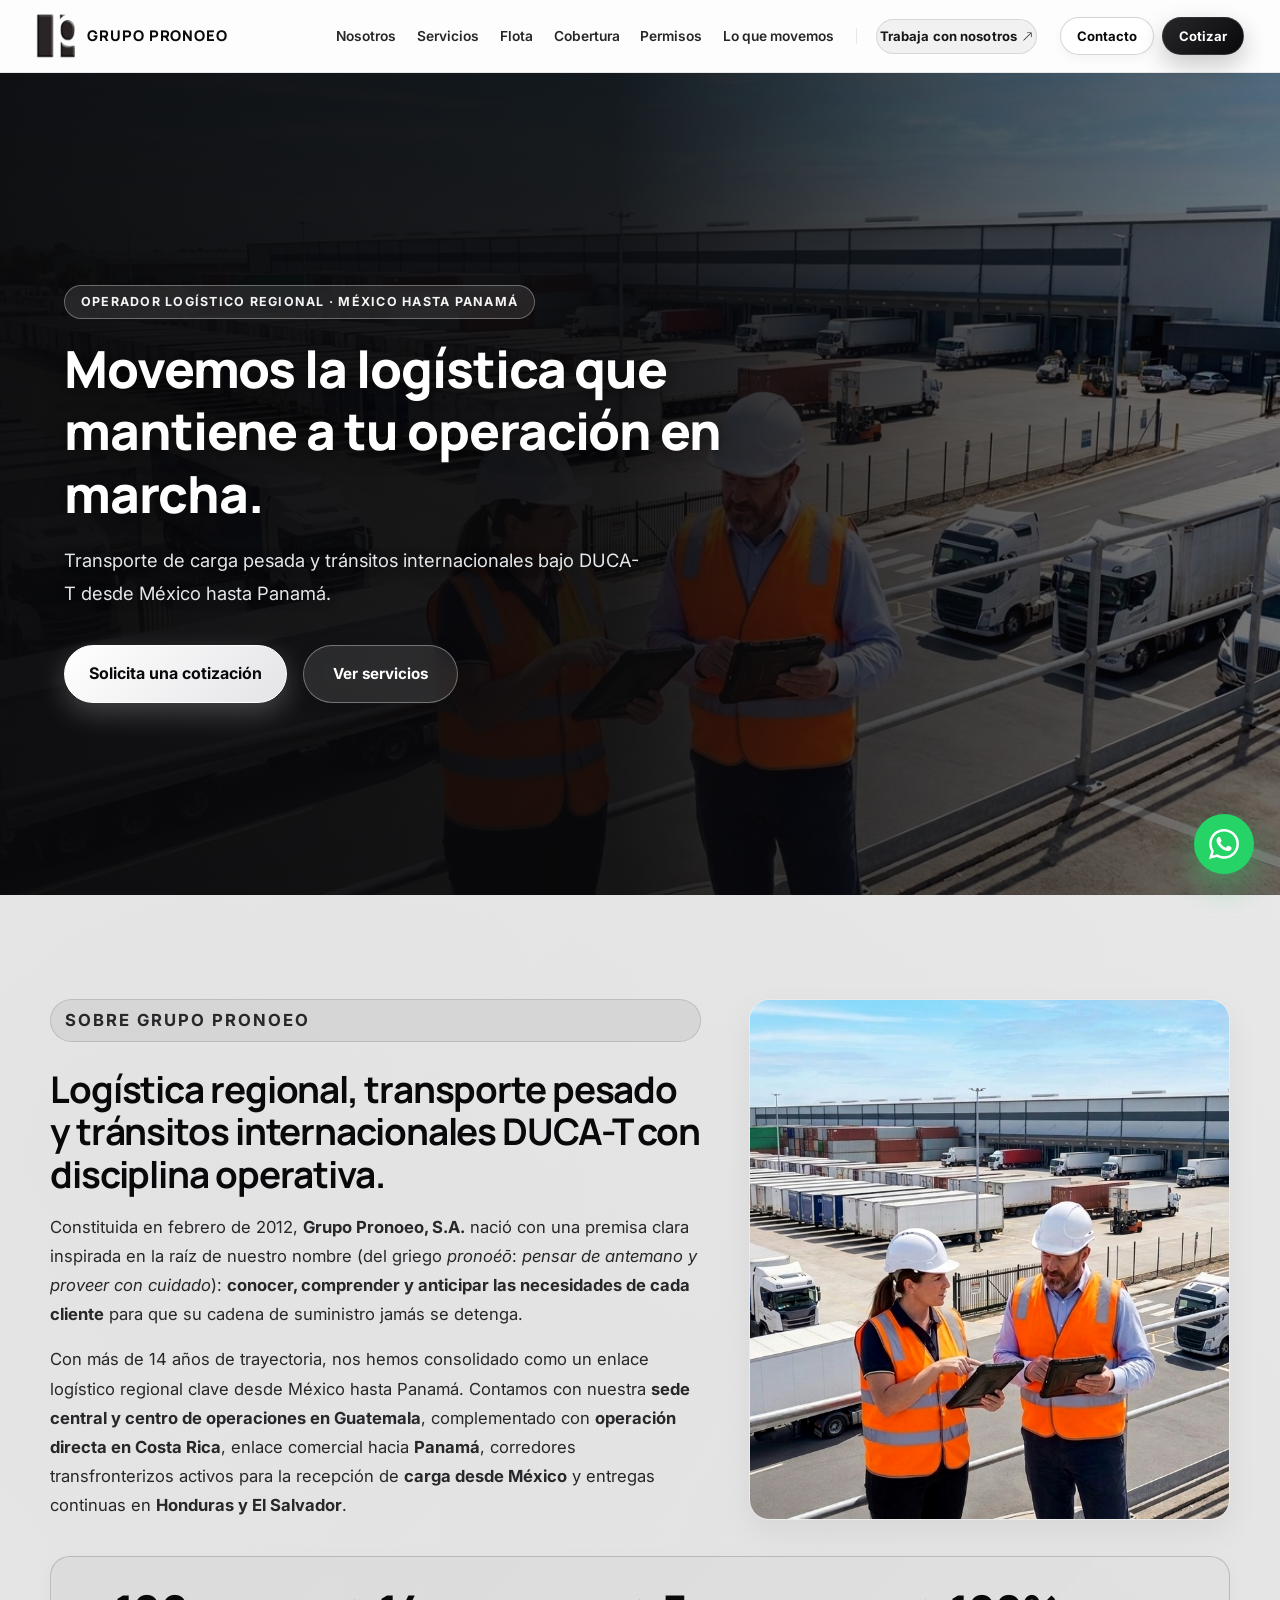
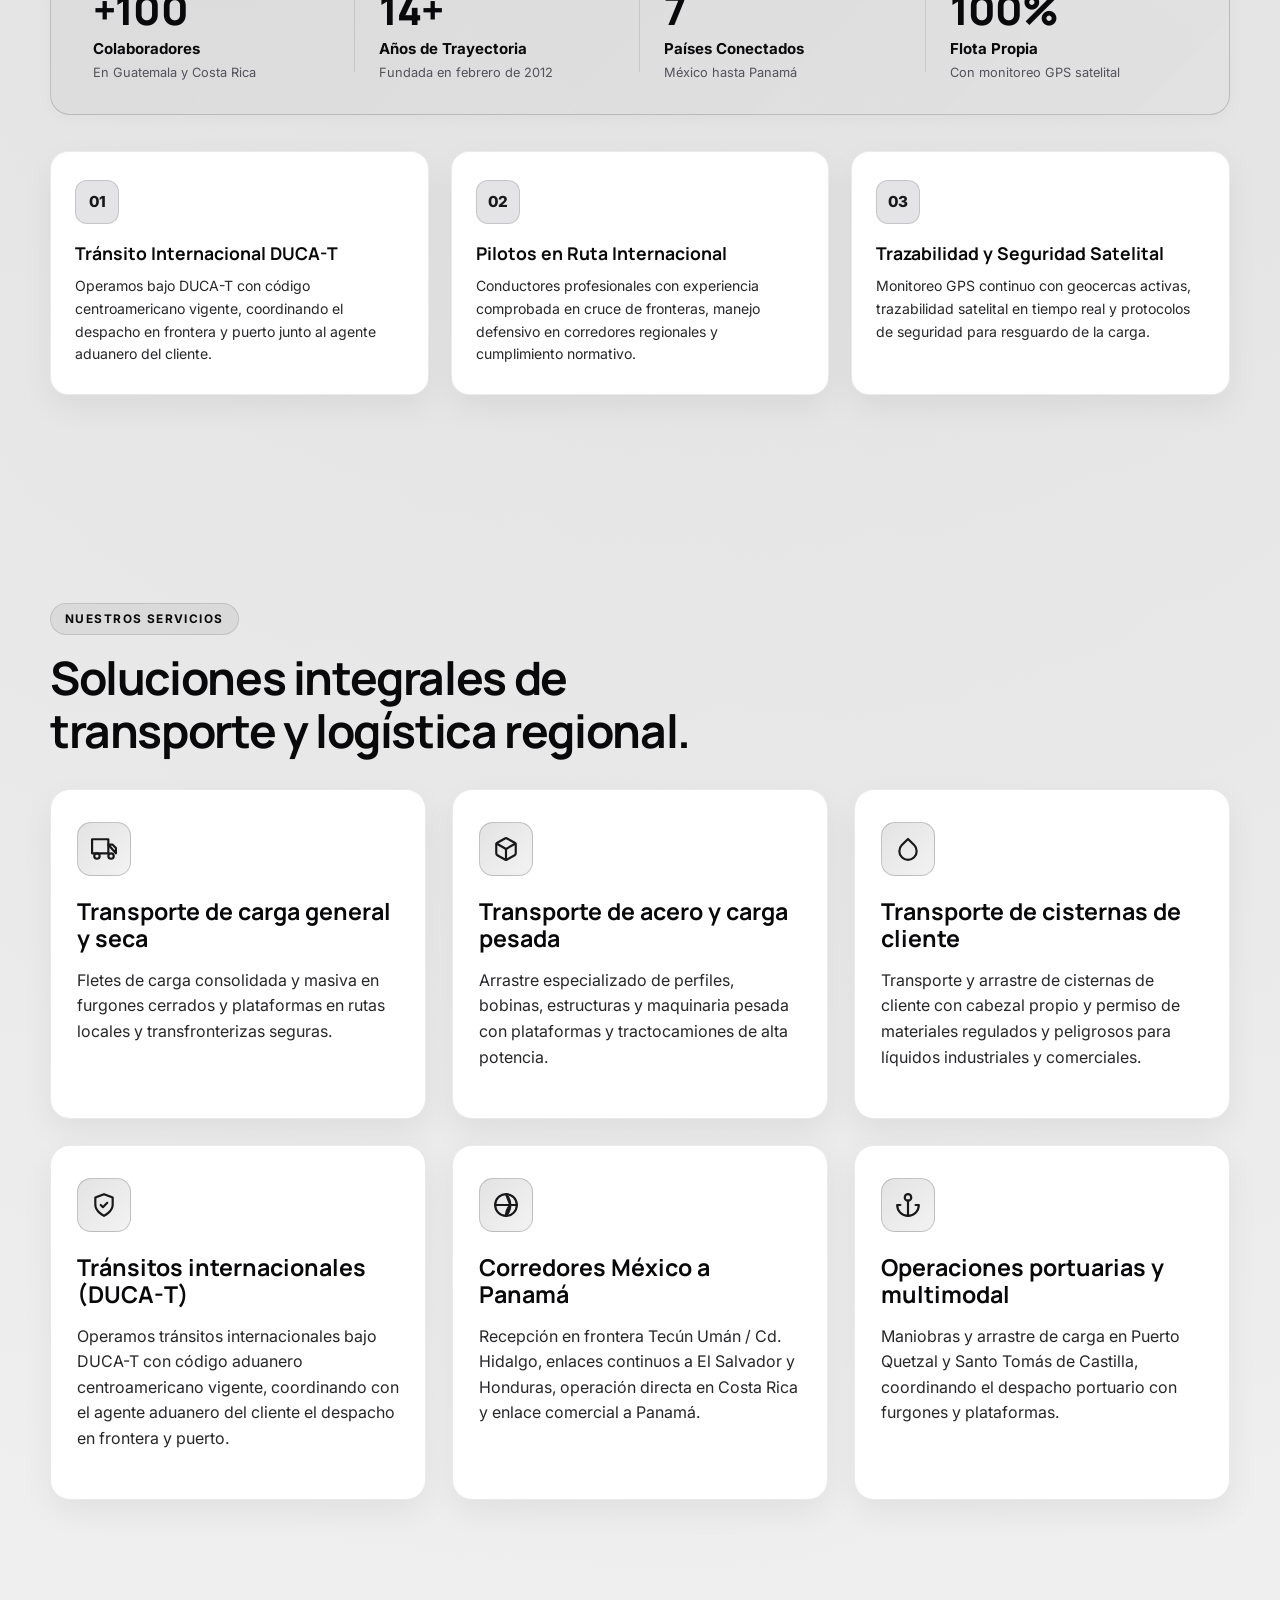
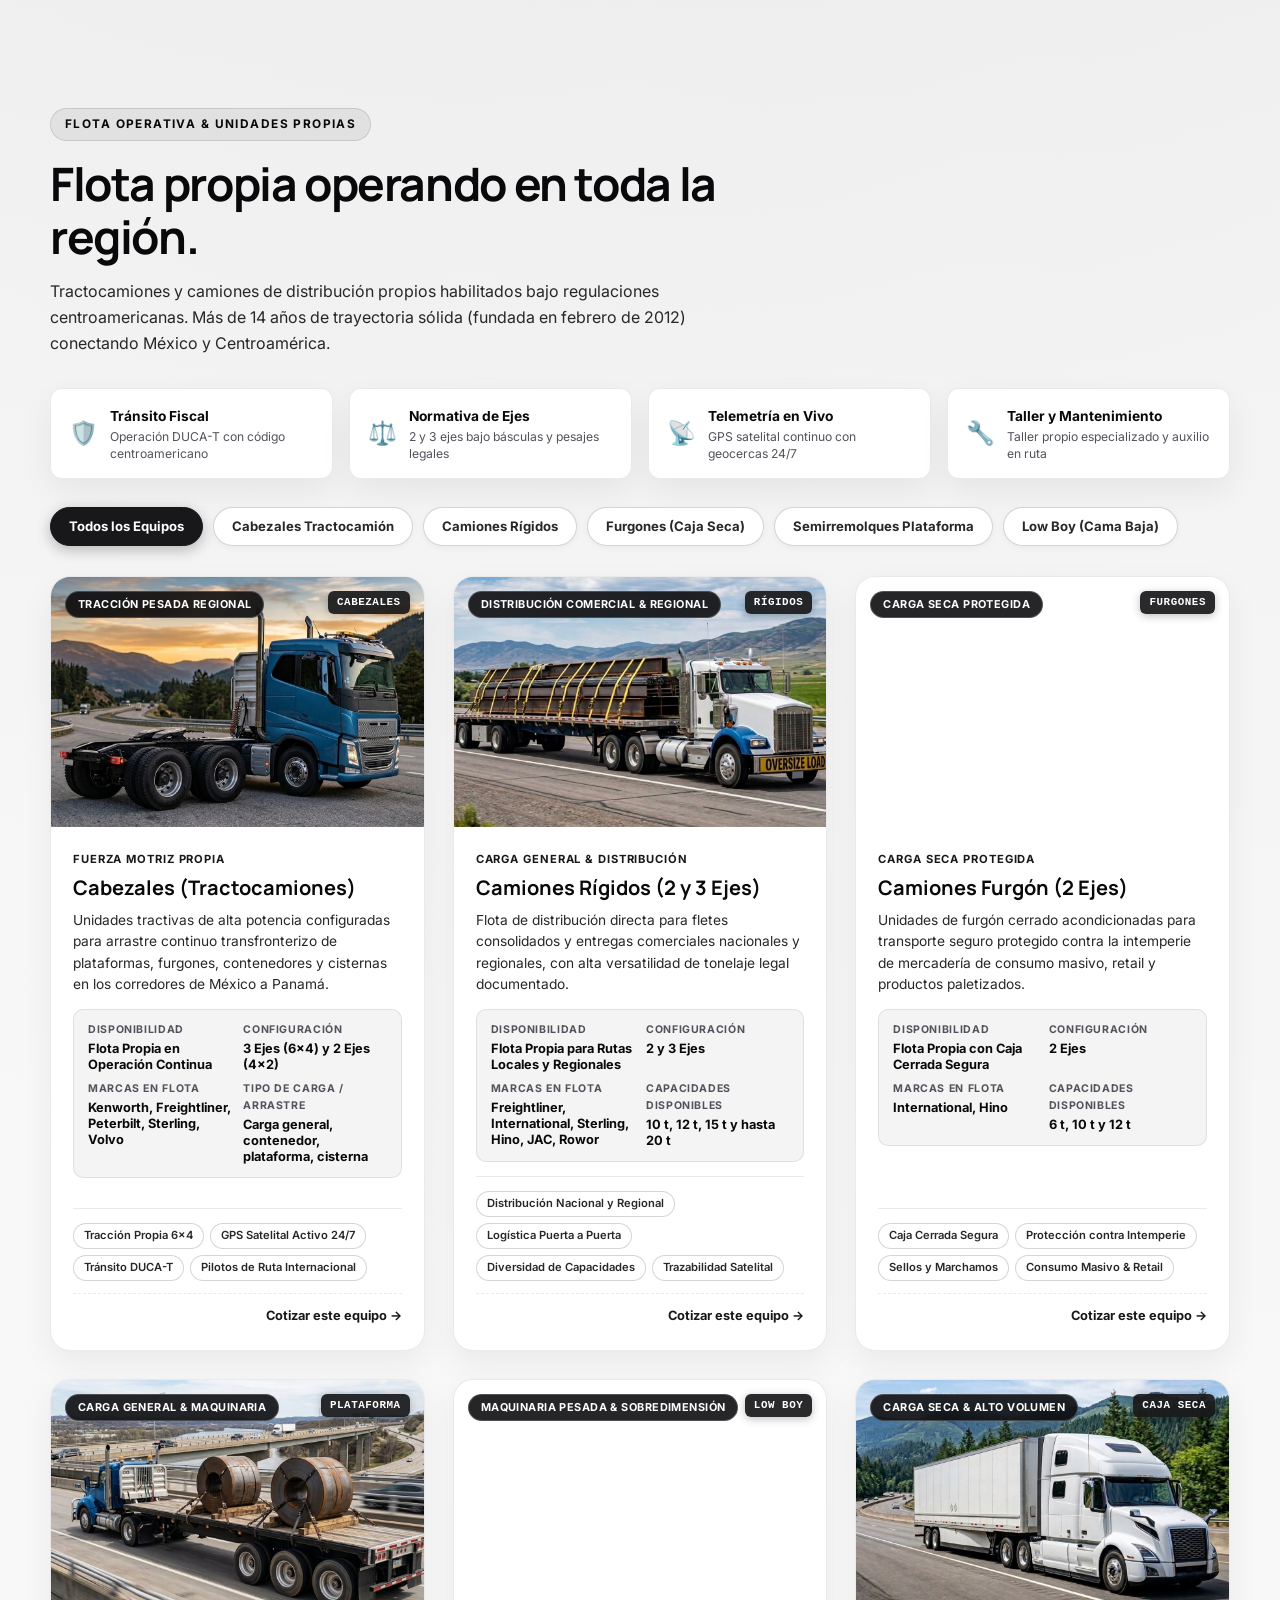
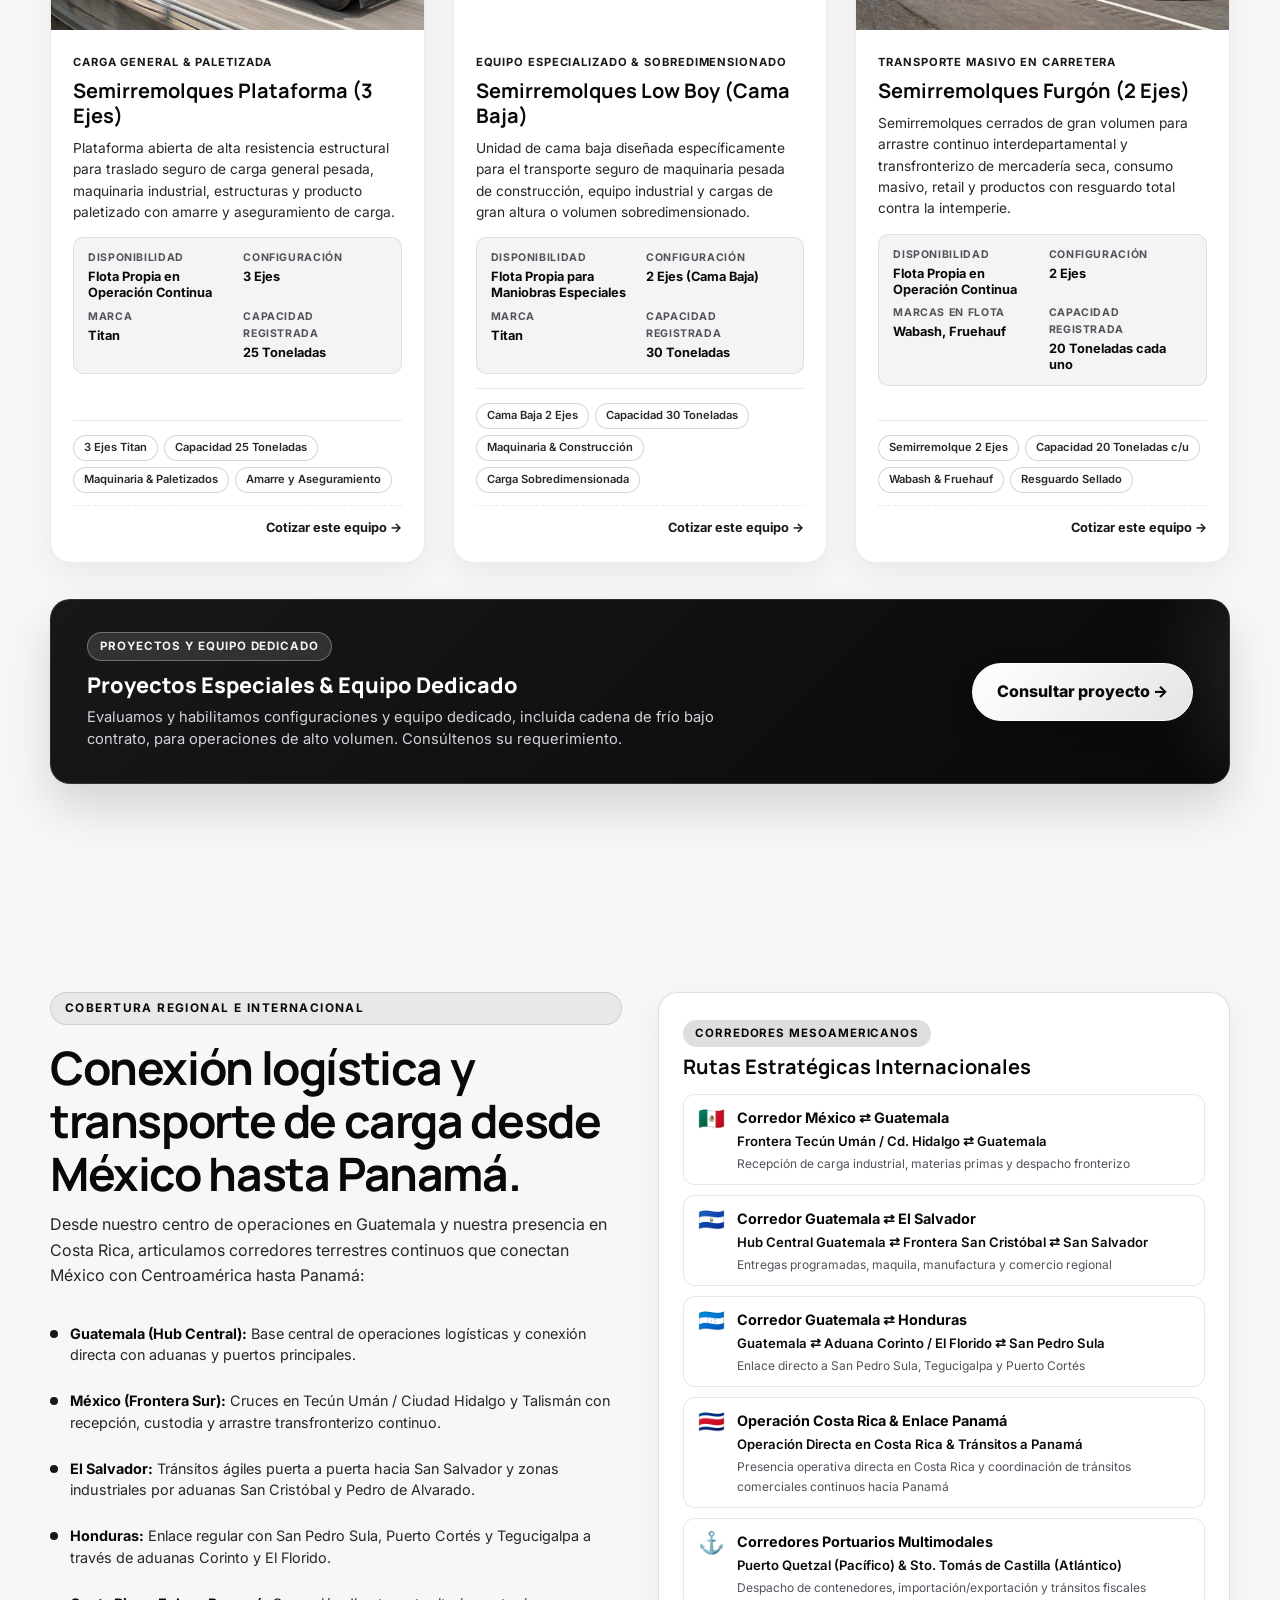
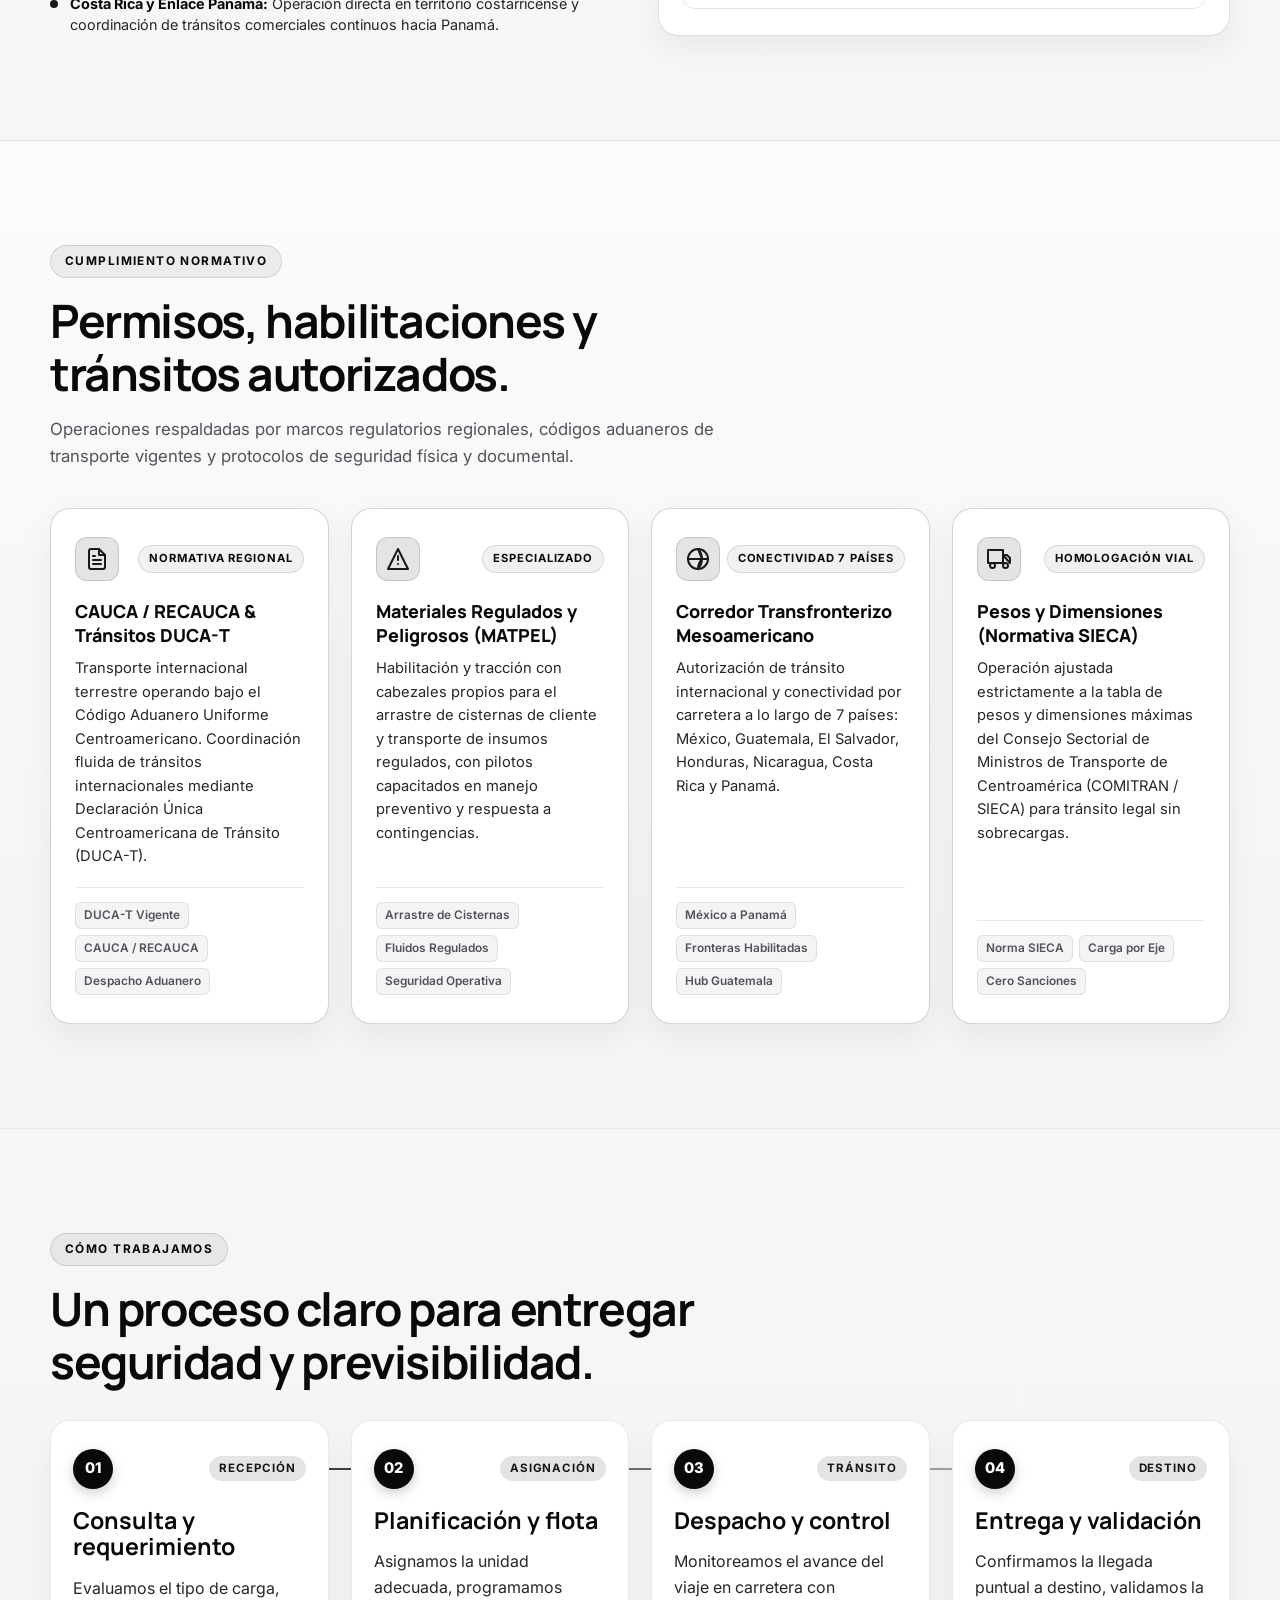
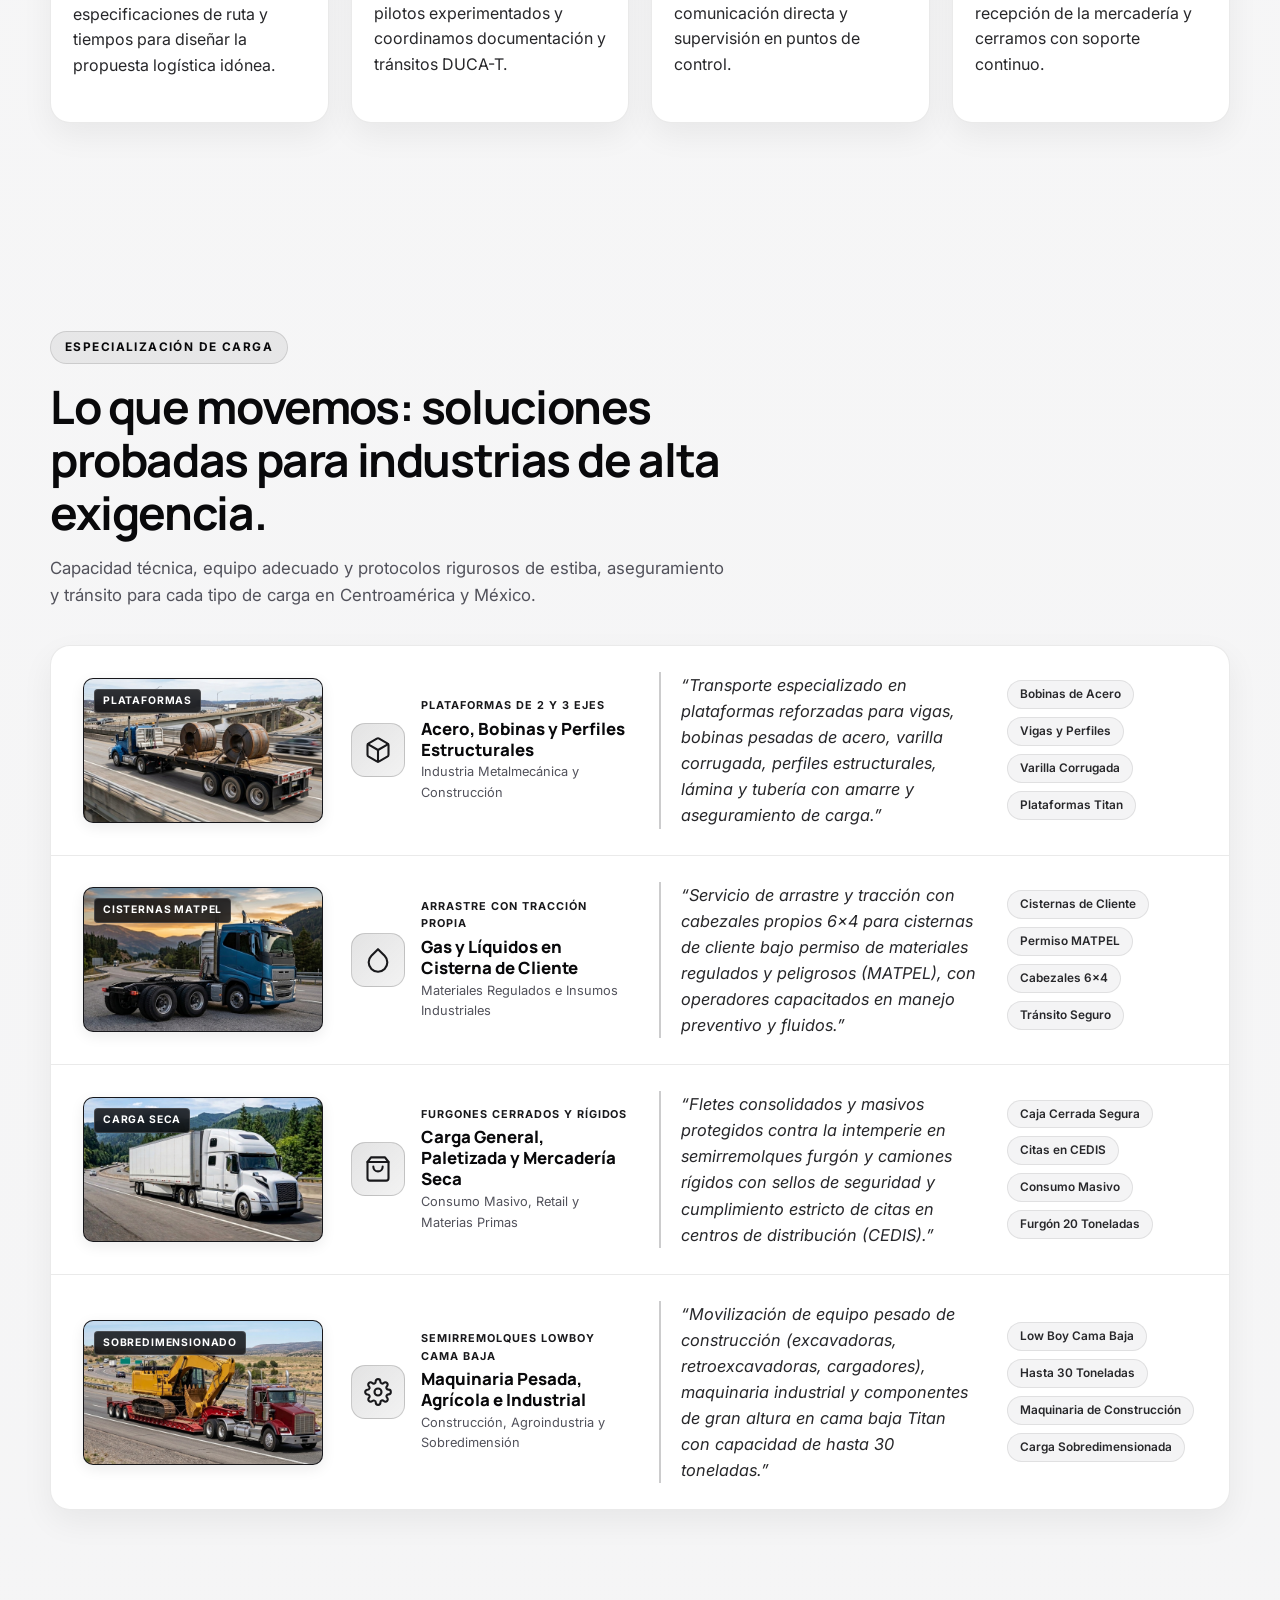
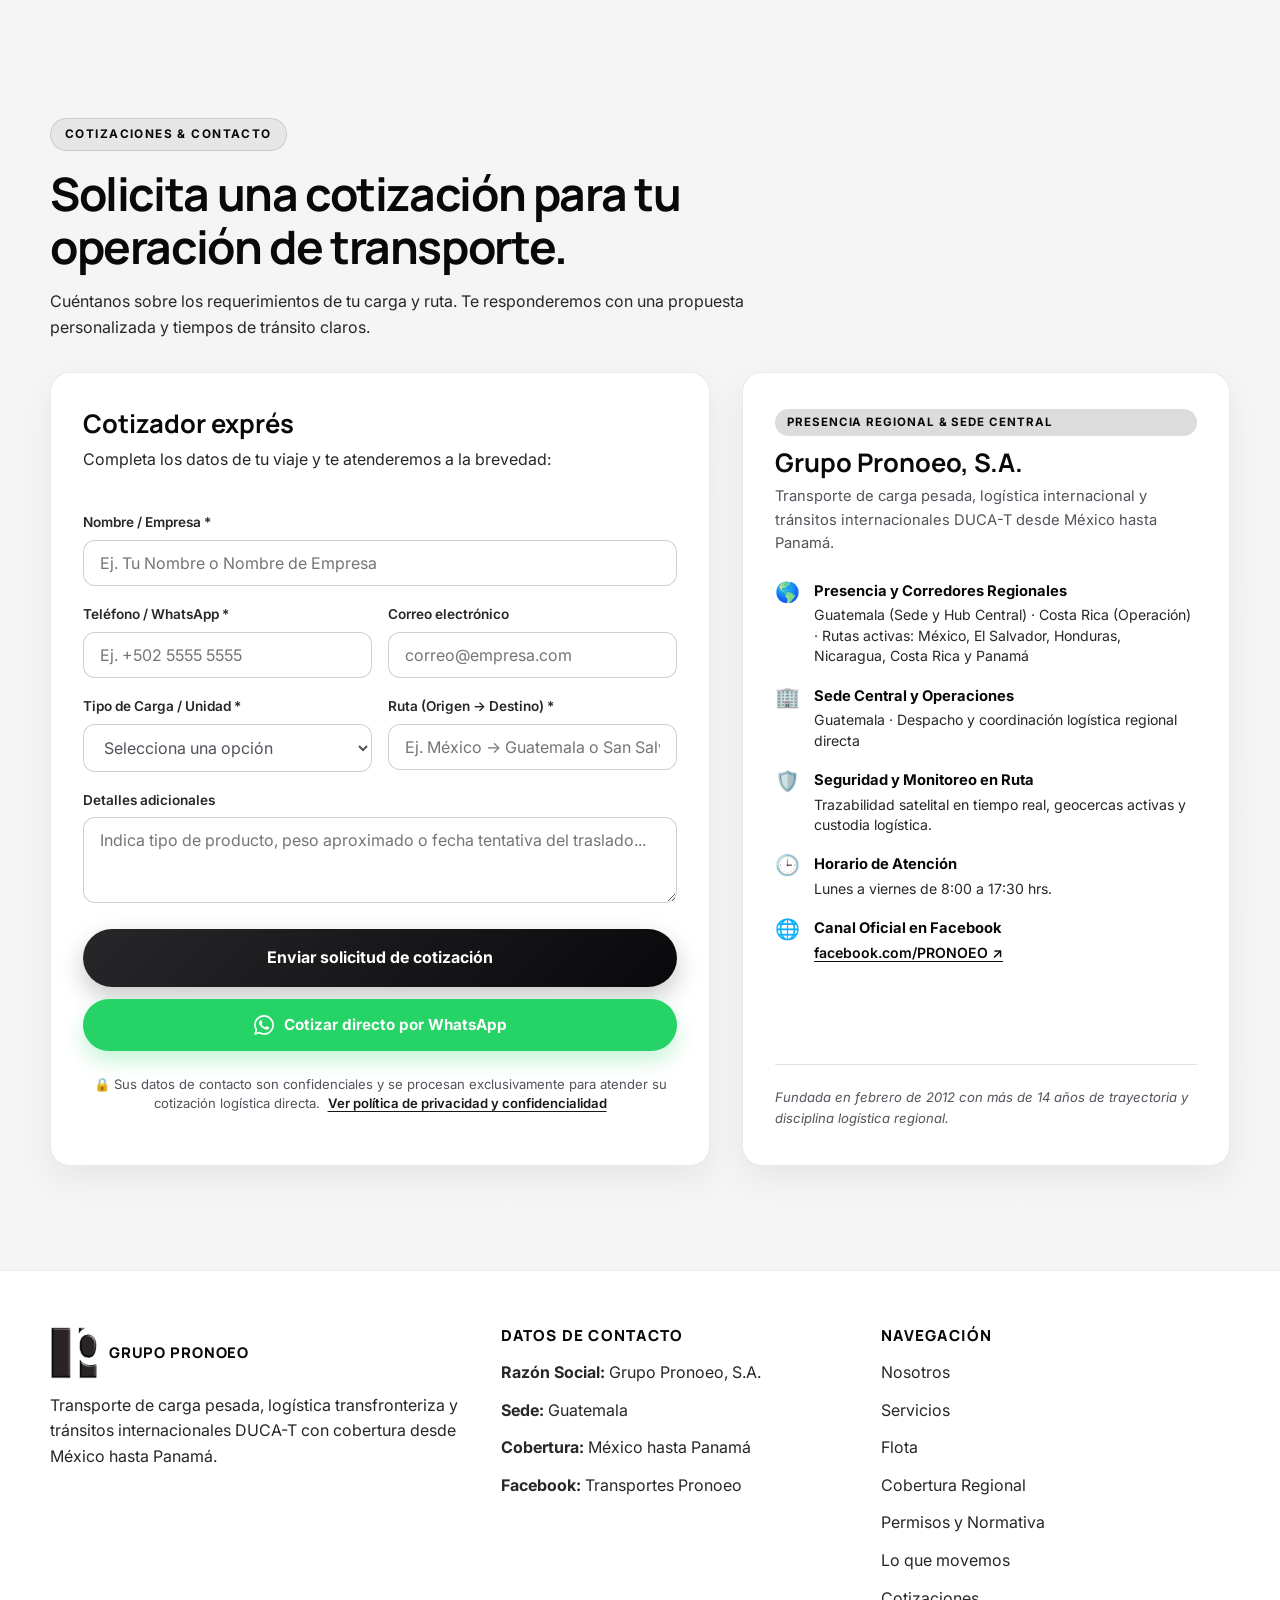
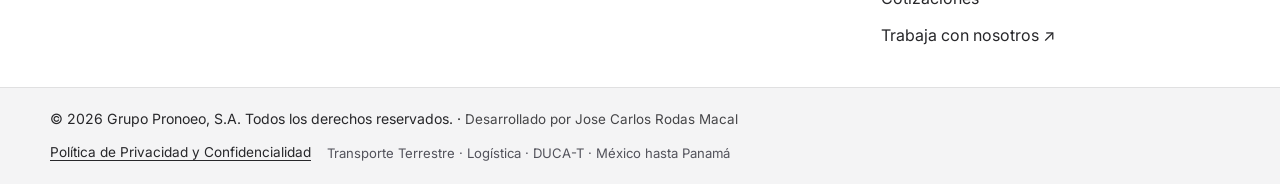
<file: index.html>
<!DOCTYPE html>
<!-- ==========================================================================
     Plataforma Web Corporativa - Grupo Pronoeo, S.A.
     Arquitectura Digital, Diseño de Interfaz y Desarrollo Base: Jose Carlos Rodas Macal
     GitHub: https://github.com/jrodas-2021373
     Repositorio Oficial Base: https://github.com/jrodas-2021373/Pronoeo
     ========================================================================== -->
<html lang="es">
  <head>
    <!-- Character encoding and responsive viewport -->
    <meta charset="UTF-8" />
    <meta name="viewport" content="width=device-width, initial-scale=1.0" />

    <!-- Authorship & Developer Attribution -->
    <meta name="author" content="Jose Carlos Rodas Macal" />
    <meta name="creator" content="Jose Carlos Rodas Macal" />
    <meta name="developer" content="Jose Carlos Rodas Macal" />
    <link rel="author" href="https://github.com/jrodas-2021373" />
    <link rel="author" type="text/plain" href="./humans.txt" />

    <!-- SEO and page metadata -->
    <meta
      name="description"
      content="Grupo Pronoeo, S.A. - Operador logístico regional de transporte pesado, logística transfronteriza y tránsitos internacionales DUCA-T conectando México y toda Centroamérica hasta Panamá."
    />
    <title>Grupo Pronoeo | Transporte Pesado y Logística Regional · México a Panamá</title>

    <!-- Open Graph & Social Cards -->
    <meta property="og:type" content="website" />
    <meta property="og:site_name" content="Grupo Pronoeo, S.A." />
    <meta property="og:url" content="https://grupopronoeo.com/" />
    <meta property="og:title" content="Grupo Pronoeo | Transporte Pesado y Logística Regional" />
    <meta property="og:description" content="Operador logístico de carga pesada, flota propia, tránsitos internacionales DUCA-T y conectividad continua desde México hasta Panamá." />
    <meta property="og:image" content="https://grupopronoeo.com/img/pronoeo-logo.png" />
    <meta property="og:image:secure_url" content="https://grupopronoeo.com/img/pronoeo-logo.png" />
    <meta property="og:image:type" content="image/png" />
    <meta property="og:image:width" content="512" />
    <meta property="og:image:height" content="511" />
    <meta property="og:image:alt" content="Logo oficial de Grupo Pronoeo, S.A." />
    <meta name="twitter:card" content="summary_large_image" />
    <meta name="twitter:title" content="Grupo Pronoeo | Transporte Pesado y Logística Regional" />
    <meta name="twitter:description" content="Operador logístico de carga pesada, flota propia, tránsitos internacionales DUCA-T y conectividad continua desde México hasta Panamá." />
    <meta name="twitter:image" content="https://grupopronoeo.com/img/pronoeo-logo.png" />
    <meta name="theme-color" content="#09090b" />
    <meta name="mobile-web-app-capable" content="yes" />
    <meta name="apple-mobile-web-app-capable" content="yes" />
    <meta name="apple-mobile-web-app-status-bar-style" content="black-translucent" />
    <meta name="apple-mobile-web-app-title" content="Grupo Pronoeo" />

    <!-- Favicons & Web Manifest -->
    <link rel="icon" type="image/x-icon" href="./favicon.ico?v=3" />
    <link rel="icon" type="image/png" sizes="32x32" href="./img/favicon-32x32.png?v=3" />
    <link rel="icon" type="image/png" sizes="16x16" href="./img/favicon-16x16.png?v=3" />
    <link rel="apple-touch-icon" sizes="180x180" href="./img/apple-touch-icon.png?v=3" />
    <link rel="manifest" href="./site.webmanifest" />

    <!-- Web fonts: Inter and Manrope -->
    <link rel="preconnect" href="https://fonts.googleapis.com" />
    <link rel="preconnect" href="https://fonts.gstatic.com" crossorigin />
    <link
      href="https://fonts.googleapis.com/css2?family=Inter:wght@400;500;600;700;800;900&family=Manrope:wght@400;500;600;700;800&display=swap"
      rel="stylesheet"
    />

    <!-- Canonical URL -->
    <link rel="canonical" href="https://grupopronoeo.com/" />

    <!-- Main stylesheet -->
    <link rel="stylesheet" href="./css/styles.css?v=7.7" />

    <!-- Structured Data (JSON-LD) for Google Search & Logistics Rich Results -->
    <script type="application/ld+json">
    {
      "@context": "https://schema.org",
      "@type": "LogisticsService",
      "@id": "https://grupopronoeo.com/#organization",
      "name": "Grupo Pronoeo, S.A.",
      "legalName": "Grupo Pronoeo, Sociedad Anónima",
      "foundingDate": "2012-02",
      "url": "https://grupopronoeo.com",
      "logo": "https://grupopronoeo.com/img/pronoeo-logo.png",
      "image": "https://grupopronoeo.com/img/cabezal-6x4.jpg",
      "description": "Operador logístico de transporte pesado internacional, flota propia y tránsitos internacionales bajo DUCA-T desde México hasta Panamá.",
      "address": {
        "@type": "PostalAddress",
        "addressCountry": "GT"
      },
      "email": "cotizaciones@grupopronoeo.com",
      "areaServed": [
        { "@type": "Country", "name": "Guatemala" },
        { "@type": "Country", "name": "El Salvador" },
        { "@type": "Country", "name": "Honduras" },
        { "@type": "Country", "name": "Nicaragua" },
        { "@type": "Country", "name": "Costa Rica" },
        { "@type": "Country", "name": "Panama" },
        { "@type": "Country", "name": "Mexico" }
      ],
      "sameAs": [
        "https://www.facebook.com/PRONOEO/"
      ],
      "hasOfferCatalog": {
        "@type": "OfferCatalog",
        "name": "Servicios de Transporte Pesado y Logística Regional",
        "itemListElement": [
          {
            "@type": "Offer",
            "itemOffered": {
              "@type": "Service",
              "name": "Transporte de Tracción Pesada en Cabezal 6x4",
              "description": "Arrastre de plataformas, cisternas y equipos dedicados a nivel regional."
            }
          },
          {
            "@type": "Offer",
            "itemOffered": {
              "@type": "Service",
              "name": "Distribución Regional en Camiones Rígidos y Furgones",
              "description": "Unidades de 6 a 20 toneladas con furgón seco cerrado para distribución comercial interdepartamental y transfronteriza."
            }
          },
          {
            "@type": "Offer",
            "itemOffered": {
              "@type": "Service",
              "name": "Coordinación y Tránsito Aduanero Internacional DUCA-T",
              "description": "Operación de transporte bajo Declaración Única Centroamericana para el traslado ágil en aduanas y pasos de frontera."
            }
          },
          {
            "@type": "Offer",
            "itemOffered": {
              "@type": "Service",
              "name": "Transporte en Semirremolques Plataforma y Low Boy",
              "description": "Transporte de carga general, maquinaria pesada y estructuras sobredimensionadas con remolques de 25 y 30 toneladas."
            }
          }
        ]
      }
    }
    </script>
  </head>
  <body>
    <div class="page-shell">
      <!-- ==========================================================================
           1. Header & Navigation
           ========================================================================== -->
      <header class="site-header">
        <nav class="nav container" aria-label="Navegación Principal">
          <!-- Brand logo -->
          <a href="#top" class="brand" aria-label="Grupo Pronoeo inicio">
            <img
              class="brand-logo"
              src="./img/pronoeo-isotype.png?v=1"
              alt="Logo de Grupo Pronoeo"
              width="44"
              height="48"
            />
            <span class="brand-name">Grupo Pronoeo</span>
          </a>

          <!-- Mobile menu toggle button -->
          <button
            class="menu-toggle"
            id="menu-toggle"
            aria-label="Abrir menú de navegación"
            aria-expanded="false"
            aria-controls="nav-panel"
          >
            <span></span>
            <span></span>
            <span></span>
          </button>

          <!-- Navigation links -->
          <div class="nav-panel" id="nav-panel">
            <div class="nav-links">
              <a href="#about">Nosotros</a>
              <a href="#services">Servicios</a>
              <a href="#fleet">Flota</a>
              <a href="#coverage">Cobertura</a>
              <a href="#permits">Permisos</a>
              <a href="#sectors">Lo que movemos</a>
              <span class="nav-divider" aria-hidden="true"></span>
              <a href="pilotos.html" class="nav-link-pilotos" title="Trabaja con nosotros: convocatoria oficial de empleo en Grupo Pronoeo">
                <span class="nav-pilotos-text">Trabaja con nosotros</span>
                <svg class="nav-pilotos-arrow" viewBox="0 0 16 16" width="11" height="11" fill="currentColor" aria-hidden="true">
                  <path fill-rule="evenodd" d="M14 2.5a.5.5 0 0 0-.5-.5h-6a.5.5 0 0 0 0 1h4.793L2.146 13.146a.5.5 0 0 0 .708.708L13 3.707V8.5a.5.5 0 0 0 1 0v-6z"/>
                </svg>
              </a>
            </div>
            <!-- Action buttons -->
            <div class="nav-actions">
              <a class="btn btn-secondary" href="#contact-modal" id="btn-nav-contact" role="button" aria-haspopup="dialog" aria-controls="contact-modal">Contacto</a>
              <a class="btn btn-primary" href="#contact" id="btn-nav-quote">Cotizar</a>
            </div>
          </div>
        </nav>
      </header>

      <main id="top">
        <!-- ==========================================================================
             2. Hero Section (Video Background)
             ========================================================================== -->
        <section class="hero-video-cinematic">
          <!-- Video background -->
          <div class="hero-video-container" aria-hidden="true">
            <video
              autoplay
              muted
              loop
              playsinline
              preload="auto"
              poster="./img/terminal-logistica.jpg?v=2"
              class="hero-video-bg"
            >
              <source src="./video/highway-truck-hd.mp4" type="video/mp4" />
            </video>
            <div class="hero-video-scrim"></div>
          </div>

          <!-- Hero content and actions -->
          <div class="container hero-clean-wrap">
            <div class="hero-copy-clean">
              <p class="eyebrow eyebrow-glass">Operador Logístico Regional · México hasta Panamá</p>
              <h1>Movemos la logística que mantiene a tu operación en marcha.</h1>
              <p class="lead-white">
                Transporte de carga pesada y tránsitos internacionales bajo DUCA-T desde México hasta Panamá.
              </p>

              <div class="cta-row">
                <a class="btn btn-primary" href="#contact">Solicita una cotización</a>
                <a class="btn btn-secondary-glass" href="#services">Ver servicios</a>
              </div>
            </div>
          </div>
        </section>

        <!-- ==========================================================================
             3. About Us & Operational Pillars
             ========================================================================== -->
        <section id="about" class="about section-spacing">
          <div class="container">
            <div class="about-top-grid">
              <!-- Company background -->
              <div class="about-story reveal">
                <p class="eyebrow eyebrow-dark">Sobre Grupo Pronoeo</p>
                <h2>Logística regional, transporte pesado y tránsitos internacionales DUCA-T con disciplina operativa.</h2>
                <p>
                  Constituida en febrero de 2012, <strong>Grupo Pronoeo, S.A.</strong> nació con una premisa clara inspirada en la raíz de nuestro nombre (del griego <em>pronoéō</em>: <em>pensar de antemano y proveer con cuidado</em>): <strong>conocer, comprender y anticipar las necesidades de cada cliente</strong> para que su cadena de suministro jamás se detenga.
                </p>
                <p>
                  Con más de 14 años de trayectoria, nos hemos consolidado como un enlace logístico regional clave desde México hasta Panamá. Contamos con nuestra <strong>sede central y centro de operaciones en Guatemala</strong>, complementado con <strong>operación directa en Costa Rica</strong>, enlace comercial hacia <strong>Panamá</strong>, corredores transfronterizos activos para la recepción de <strong>carga desde México</strong> y entregas continuas en <strong>Honduras y El Salvador</strong>.
                </p>
              </div>

              <!-- Operations yard photo -->
              <div class="about-visual reveal">
                <div class="about-image-frame">
                  <img
                    src="./img/terminal-logistica.jpg?v=2"
                    alt="Centro de distribución, patio de maniobras y operaciones logísticas regionales de Grupo Pronoeo"
                    width="1200"
                    height="675"
                    loading="lazy"
                    decoding="async"
                  />
                </div>
              </div>
            </div>

            <!-- Institutional Metrics Strip -->
            <div class="about-stats-strip reveal">
              <div class="about-stat-item">
                <span class="about-stat-number">+100</span>
                <span class="about-stat-label">Colaboradores</span>
                <span class="about-stat-sub">En Guatemala y Costa Rica</span>
              </div>
              <div class="about-stat-item">
                <span class="about-stat-number">14+</span>
                <span class="about-stat-label">Años de Trayectoria</span>
                <span class="about-stat-sub">Fundada en febrero de 2012</span>
              </div>
              <div class="about-stat-item">
                <span class="about-stat-number">7</span>
                <span class="about-stat-label">Países Conectados</span>
                <span class="about-stat-sub">México hasta Panamá</span>
              </div>
              <div class="about-stat-item">
                <span class="about-stat-number">100%</span>
                <span class="about-stat-label">Flota Propia</span>
                <span class="about-stat-sub">Con monitoreo GPS satelital</span>
              </div>
            </div>

            <!-- Operational pillars -->
            <div class="about-pillars-grid reveal">
              <div class="pillar-card">
                <span class="pillar-icon">01</span>
                <h3>Tránsito Internacional DUCA-T</h3>
                <p>Operamos bajo DUCA-T con código centroamericano vigente, coordinando el despacho en frontera y puerto junto al agente aduanero del cliente.</p>
              </div>

              <div class="pillar-card">
                <span class="pillar-icon">02</span>
                <h3>Pilotos en Ruta Internacional</h3>
                <p>Conductores profesionales con experiencia comprobada en cruce de fronteras, manejo defensivo en corredores regionales y cumplimiento normativo.</p>
              </div>

              <div class="pillar-card">
                <span class="pillar-icon">03</span>
                <h3>Trazabilidad y Seguridad Satelital</h3>
                <p>Monitoreo GPS continuo con geocercas activas, trazabilidad satelital en tiempo real y protocolos de seguridad para resguardo de la carga.</p>
              </div>
            </div>
          </div>
        </section>

        <!-- ==========================================================================
             4. Services Grid
             ========================================================================== -->
        <section id="services" class="services section-spacing">
          <div class="container">
            <div class="section-heading reveal">
              <p class="eyebrow eyebrow-dark">Nuestros servicios</p>
              <h2>Soluciones integrales de transporte y logística regional.</h2>
            </div>

            <!-- Services list -->
            <div class="service-grid">
              <article class="service-card reveal">
                <div class="service-icon" aria-hidden="true">
                  <svg width="26" height="26" viewBox="0 0 24 24" fill="none" stroke="currentColor" stroke-width="2" stroke-linecap="round" stroke-linejoin="round">
                    <rect x="1" y="3" width="15" height="13"/>
                    <polygon points="16 8 20 8 23 11 23 16 16 8"/>
                    <circle cx="5.5" cy="18.5" r="2.5"/>
                    <circle cx="18.5" cy="18.5" r="2.5"/>
                  </svg>
                </div>
                <h3>Transporte de carga general y seca</h3>
                <p>Fletes de carga consolidada y masiva en furgones cerrados y plataformas en rutas locales y transfronterizas seguras.</p>
              </article>

              <article class="service-card reveal">
                <div class="service-icon" aria-hidden="true">
                  <svg width="26" height="26" viewBox="0 0 24 24" fill="none" stroke="currentColor" stroke-width="2" stroke-linecap="round" stroke-linejoin="round">
                    <path d="M21 16V8a2 2 0 0 0-1-1.73l-7-4a2 2 0 0 0-2 0l-7 4A2 2 0 0 0 3 8v8a2 2 0 0 0 1 1.73l7 4a2 2 0 0 0 2 0l7-4A2 2 0 0 0 21 16z"/>
                    <polyline points="3.27 6.96 12 12.01 20.73 6.96"/>
                    <line x1="12" y1="22.08" x2="12" y2="12"/>
                  </svg>
                </div>
                <h3>Transporte de acero y carga pesada</h3>
                <p>Arrastre especializado de perfiles, bobinas, estructuras y maquinaria pesada con plataformas y tractocamiones de alta potencia.</p>
              </article>

              <article class="service-card reveal">
                <div class="service-icon" aria-hidden="true">
                  <svg width="26" height="26" viewBox="0 0 24 24" fill="none" stroke="currentColor" stroke-width="2" stroke-linecap="round" stroke-linejoin="round">
                    <path d="M12 2.69l5.66 5.66a8 8 0 1 1-11.31 0z"/>
                  </svg>
                </div>
                <h3>Transporte de cisternas de cliente</h3>
                <p>Transporte y arrastre de cisternas de cliente con cabezal propio y permiso de materiales regulados y peligrosos para líquidos industriales y comerciales.</p>
              </article>

              <article class="service-card reveal">
                <div class="service-icon" aria-hidden="true">
                  <svg width="26" height="26" viewBox="0 0 24 24" fill="none" stroke="currentColor" stroke-width="2" stroke-linecap="round" stroke-linejoin="round">
                    <path d="M12 22s8-4 8-10V5l-8-3-8 3v7c0 6 8 10 8 10z"/>
                    <path d="m9 12 2 2 4-4"/>
                  </svg>
                </div>
                <h3>Tránsitos internacionales (DUCA-T)</h3>
                <p>Operamos tránsitos internacionales bajo DUCA-T con código aduanero centroamericano vigente, coordinando con el agente aduanero del cliente el despacho en frontera y puerto.</p>
              </article>

              <article class="service-card reveal">
                <div class="service-icon" aria-hidden="true">
                  <svg width="26" height="26" viewBox="0 0 24 24" fill="none" stroke="currentColor" stroke-width="2" stroke-linecap="round" stroke-linejoin="round">
                    <circle cx="12" cy="12" r="10"/>
                    <line x1="2" y1="12" x2="22" y2="12"/>
                    <path d="M12 2a15.3 15.3 0 0 1 4 10 15.3 15.3 0 0 1-4 10 15.3 15.3 0 0 1 4-10z"/>
                  </svg>
                </div>
                <h3>Corredores México a Panamá</h3>
                <p>Recepción en frontera Tecún Umán / Cd. Hidalgo, enlaces continuos a El Salvador y Honduras, operación directa en Costa Rica y enlace comercial a Panamá.</p>
              </article>

              <article class="service-card reveal">
                <div class="service-icon" aria-hidden="true">
                  <svg width="26" height="26" viewBox="0 0 24 24" fill="none" stroke="currentColor" stroke-width="2" stroke-linecap="round" stroke-linejoin="round">
                    <circle cx="12" cy="5" r="3"/>
                    <line x1="12" y1="22" x2="12" y2="8"/>
                    <path d="M5 12H2a10 10 0 0 0 20 0h-3"/>
                  </svg>
                </div>
                <h3>Operaciones portuarias y multimodal</h3>
                <p>Maniobras y arrastre de carga en Puerto Quetzal y Santo Tomás de Castilla, coordinando el despacho portuario con furgones y plataformas.</p>
              </article>
            </div>
          </div>
        </section>

        <!-- ==========================================================================
             5. Fleet Catalog & Technical Specifications
             ========================================================================== -->
        <section id="fleet" class="fleet section-spacing">
          <div class="container">
            <!-- Section heading -->
            <div class="section-heading reveal">
              <p class="eyebrow eyebrow-dark">Flota Operativa & Unidades Propias</p>
              <h2>Flota propia operando en toda la región.</h2>
              <p>
                Tractocamiones y camiones de distribución propios habilitados bajo regulaciones centroamericanas. Más de 14 años de trayectoria sólida (fundada en febrero de 2012) conectando México y Centroamérica.
              </p>
            </div>

            <!-- Fleet credentials strip -->
            <div class="fleet-strip reveal">
              <div class="fleet-strip-item">
                <span class="fleet-strip-icon">🛡️</span>
                <div class="fleet-strip-text">
                  <strong>Tránsito Fiscal</strong>
                  <span>Operación DUCA-T con código centroamericano</span>
                </div>
              </div>
              <div class="fleet-strip-item">
                <span class="fleet-strip-icon">⚖️</span>
                <div class="fleet-strip-text">
                  <strong>Normativa de Ejes</strong>
                  <span>2 y 3 ejes bajo básculas y pesajes legales</span>
                </div>
              </div>
              <div class="fleet-strip-item">
                <span class="fleet-strip-icon">📡</span>
                <div class="fleet-strip-text">
                  <strong>Telemetría en Vivo</strong>
                  <span>GPS satelital continuo con geocercas 24/7</span>
                </div>
              </div>
              <div class="fleet-strip-item">
                <span class="fleet-strip-icon">🔧</span>
                <div class="fleet-strip-text">
                  <strong>Taller y Mantenimiento</strong>
                  <span>Taller propio especializado y auxilio en ruta</span>
                </div>
              </div>
            </div>

            <!-- Fleet category filters -->
            <div class="fleet-filters reveal">
              <button type="button" class="fleet-filter-btn is-active" data-filter="all">Todos los Equipos</button>
              <button type="button" class="fleet-filter-btn" data-filter="cabezales">Cabezales Tractocamión</button>
              <button type="button" class="fleet-filter-btn" data-filter="rigidos">Camiones Rígidos</button>
              <button type="button" class="fleet-filter-btn" data-filter="furgones">Furgones (Caja Seca)</button>
              <button type="button" class="fleet-filter-btn" data-filter="plataformas">Semirremolques Plataforma</button>
              <button type="button" class="fleet-filter-btn" data-filter="lowboy">Low Boy (Cama Baja)</button>
            </div>

            <!-- Fleet equipment grid -->
            <div class="fleet-grid">
              <!-- Unit 01: Cabezales (Tractocamiones) -->
              <article class="fleet-card reveal" data-category="cabezales">
                <div class="fleet-image">
                  <span class="fleet-badge">TRACCIÓN PESADA REGIONAL</span>
                  <span class="fleet-code-badge">CABEZALES</span>
                  <img src="./img/cabezal-6x4.jpg?v=2" alt="Cabezales y tractocamiones de alta potencia para arrastre regional" width="1200" height="675" loading="lazy" decoding="async" />
                </div>
                <div class="fleet-copy">
                  <span class="fleet-category">Fuerza Motriz Propia</span>
                  <h3>Cabezales (Tractocamiones)</h3>
                  <p class="fleet-desc">
                    Unidades tractivas de alta potencia configuradas para arrastre continuo transfronterizo de plataformas, furgones, contenedores y cisternas en los corredores de México a Panamá.
                  </p>
                  <div class="fleet-matrix">
                    <div class="matrix-item">
                      <span class="matrix-label">Disponibilidad</span>
                      <span class="matrix-value">Flota Propia en Operación Continua</span>
                    </div>
                    <div class="matrix-item">
                      <span class="matrix-label">Configuración</span>
                      <span class="matrix-value">3 Ejes (6x4) y 2 Ejes (4x2)</span>
                    </div>
                    <div class="matrix-item">
                      <span class="matrix-label">Marcas en Flota</span>
                      <span class="matrix-value">Kenworth, Freightliner, Peterbilt, Sterling, Volvo</span>
                    </div>
                    <div class="matrix-item">
                      <span class="matrix-label">Tipo de Carga / Arrastre</span>
                      <span class="matrix-value">Carga general, contenedor, plataforma, cisterna</span>
                    </div>
                  </div>
                  <div class="fleet-specs">
                    <span class="fleet-spec-tag">Tracción Propia 6x4</span>
                    <span class="fleet-spec-tag">GPS Satelital Activo 24/7</span>
                    <span class="fleet-spec-tag">Tránsito DUCA-T</span>
                    <span class="fleet-spec-tag">Pilotos de Ruta Internacional</span>
                  </div>
                  <div class="fleet-card-action">
                    <a href="#contact" class="btn-card-quote" data-unit="Cabezales (Tractocamiones)">Cotizar este equipo →</a>
                  </div>
                </div>
              </article>

              <!-- Unit 02: Camiones Rígidos -->
              <article class="fleet-card reveal" data-category="rigidos">
                <div class="fleet-image">
                  <span class="fleet-badge">DISTRIBUCIÓN COMERCIAL & REGIONAL</span>
                  <span class="fleet-code-badge">RÍGIDOS</span>
                  <img src="./img/plataforma-2ejes.jpg?v=2" alt="Camiones rígidos de 2 y 3 ejes para distribución y carga general" width="1200" height="675" loading="lazy" decoding="async" />
                </div>
                <div class="fleet-copy">
                  <span class="fleet-category">Carga General & Distribución</span>
                  <h3>Camiones Rígidos (2 y 3 Ejes)</h3>
                  <p class="fleet-desc">
                    Flota de distribución directa para fletes consolidados y entregas comerciales nacionales y regionales, con alta versatilidad de tonelaje legal documentado.
                  </p>
                  <div class="fleet-matrix">
                    <div class="matrix-item">
                      <span class="matrix-label">Disponibilidad</span>
                      <span class="matrix-value">Flota Propia para Rutas Locales y Regionales</span>
                    </div>
                    <div class="matrix-item">
                      <span class="matrix-label">Configuración</span>
                      <span class="matrix-value">2 y 3 Ejes</span>
                    </div>
                    <div class="matrix-item">
                      <span class="matrix-label">Marcas en Flota</span>
                      <span class="matrix-value">Freightliner, International, Sterling, Hino, JAC, Rowor</span>
                    </div>
                    <div class="matrix-item">
                      <span class="matrix-label">Capacidades Disponibles</span>
                      <span class="matrix-value">10 t, 12 t, 15 t y hasta 20 t</span>
                    </div>
                  </div>
                  <div class="fleet-specs">
                    <span class="fleet-spec-tag">Distribución Nacional y Regional</span>
                    <span class="fleet-spec-tag">Logística Puerta a Puerta</span>
                    <span class="fleet-spec-tag">Diversidad de Capacidades</span>
                    <span class="fleet-spec-tag">Trazabilidad Satelital</span>
                  </div>
                  <div class="fleet-card-action">
                    <a href="#contact" class="btn-card-quote" data-unit="Camiones rígidos">Cotizar este equipo →</a>
                  </div>
                </div>
              </article>

              <!-- Unit 03: Camiones Furgón -->
              <article class="fleet-card reveal" data-category="furgones">
                <div class="fleet-image">
                  <span class="fleet-badge">CARGA SECA PROTEGIDA</span>
                  <span class="fleet-code-badge">FURGONES</span>
                  <img src="./img/furgon-53.jpg?v=2" alt="Camiones furgón cerrado para carga seca protegida contra intemperie" width="1200" height="675" loading="lazy" decoding="async" />
                </div>
                <div class="fleet-copy">
                  <span class="fleet-category">Carga Seca Protegida</span>
                  <h3>Camiones Furgón (2 Ejes)</h3>
                  <p class="fleet-desc">
                    Unidades de furgón cerrado acondicionadas para transporte seguro protegido contra la intemperie de mercadería de consumo masivo, retail y productos paletizados.
                  </p>
                  <div class="fleet-matrix">
                    <div class="matrix-item">
                      <span class="matrix-label">Disponibilidad</span>
                      <span class="matrix-value">Flota Propia con Caja Cerrada Segura</span>
                    </div>
                    <div class="matrix-item">
                      <span class="matrix-label">Configuración</span>
                      <span class="matrix-value">2 Ejes</span>
                    </div>
                    <div class="matrix-item">
                      <span class="matrix-label">Marcas en Flota</span>
                      <span class="matrix-value">International, Hino</span>
                    </div>
                    <div class="matrix-item">
                      <span class="matrix-label">Capacidades Disponibles</span>
                      <span class="matrix-value">6 t, 10 t y 12 t</span>
                    </div>
                  </div>
                  <div class="fleet-specs">
                    <span class="fleet-spec-tag">Caja Cerrada Segura</span>
                    <span class="fleet-spec-tag">Protección contra Intemperie</span>
                    <span class="fleet-spec-tag">Sellos y Marchamos</span>
                    <span class="fleet-spec-tag">Consumo Masivo & Retail</span>
                  </div>
                  <div class="fleet-card-action">
                    <a href="#contact" class="btn-card-quote" data-unit="Camiones furgón">Cotizar este equipo →</a>
                  </div>
                </div>
              </article>

              <!-- Unit 04: Semirremolques Plataforma -->
              <article class="fleet-card reveal" data-category="plataformas">
                <div class="fleet-image">
                  <span class="fleet-badge">CARGA GENERAL & MAQUINARIA</span>
                  <span class="fleet-code-badge">PLATAFORMA</span>
                  <img src="./img/plataforma-3ejes.jpg?v=2" alt="Semirremolques plataforma de 3 ejes Titan para carga general, maquinaria y producto paletizado" width="1200" height="675" loading="lazy" decoding="async" />
                </div>
                <div class="fleet-copy">
                  <span class="fleet-category">Carga General & Paletizada</span>
                  <h3>Semirremolques Plataforma (3 Ejes)</h3>
                  <p class="fleet-desc">
                    Plataforma abierta de alta resistencia estructural para traslado seguro de carga general pesada, maquinaria industrial, estructuras y producto paletizado con amarre y aseguramiento de carga.
                  </p>
                  <div class="fleet-matrix">
                    <div class="matrix-item">
                      <span class="matrix-label">Disponibilidad</span>
                      <span class="matrix-value">Flota Propia en Operación Continua</span>
                    </div>
                    <div class="matrix-item">
                      <span class="matrix-label">Configuración</span>
                      <span class="matrix-value">3 Ejes</span>
                    </div>
                    <div class="matrix-item">
                      <span class="matrix-label">Marca</span>
                      <span class="matrix-value">Titan</span>
                    </div>
                    <div class="matrix-item">
                      <span class="matrix-label">Capacidad Registrada</span>
                      <span class="matrix-value">25 Toneladas</span>
                    </div>
                  </div>
                  <div class="fleet-specs">
                    <span class="fleet-spec-tag">3 Ejes Titan</span>
                    <span class="fleet-spec-tag">Capacidad 25 Toneladas</span>
                    <span class="fleet-spec-tag">Maquinaria & Paletizados</span>
                    <span class="fleet-spec-tag">Amarre y Aseguramiento</span>
                  </div>
                  <div class="fleet-card-action">
                    <a href="#contact" class="btn-card-quote" data-unit="Semirremolques plataforma">Cotizar este equipo →</a>
                  </div>
                </div>
              </article>

              <!-- Unit 05: Semirremolques Low Boy (Cama Baja) -->
              <article class="fleet-card reveal" data-category="lowboy">
                <div class="fleet-image">
                  <span class="fleet-badge">MAQUINARIA PESADA & SOBREDIMENSIÓN</span>
                  <span class="fleet-code-badge">LOW BOY</span>
                  <img src="./img/cama-baja-lowboy.jpg?v=2" alt="Semirremolque low boy cama baja de 2 ejes Titan para maquinaria pesada y carga sobredimensionada" width="1200" height="675" loading="lazy" decoding="async" />
                </div>
                <div class="fleet-copy">
                  <span class="fleet-category">Equipo Especializado & Sobredimensionado</span>
                  <h3>Semirremolques Low Boy (Cama Baja)</h3>
                  <p class="fleet-desc">
                    Unidad de cama baja diseñada específicamente para el transporte seguro de maquinaria pesada de construcción, equipo industrial y cargas de gran altura o volumen sobredimensionado.
                  </p>
                  <div class="fleet-matrix">
                    <div class="matrix-item">
                      <span class="matrix-label">Disponibilidad</span>
                      <span class="matrix-value">Flota Propia para Maniobras Especiales</span>
                    </div>
                    <div class="matrix-item">
                      <span class="matrix-label">Configuración</span>
                      <span class="matrix-value">2 Ejes (Cama Baja)</span>
                    </div>
                    <div class="matrix-item">
                      <span class="matrix-label">Marca</span>
                      <span class="matrix-value">Titan</span>
                    </div>
                    <div class="matrix-item">
                      <span class="matrix-label">Capacidad Registrada</span>
                      <span class="matrix-value">30 Toneladas</span>
                    </div>
                  </div>
                  <div class="fleet-specs">
                    <span class="fleet-spec-tag">Cama Baja 2 Ejes</span>
                    <span class="fleet-spec-tag">Capacidad 30 Toneladas</span>
                    <span class="fleet-spec-tag">Maquinaria & Construcción</span>
                    <span class="fleet-spec-tag">Carga Sobredimensionada</span>
                  </div>
                  <div class="fleet-card-action">
                    <a href="#contact" class="btn-card-quote" data-unit="Semirremolques low boy">Cotizar este equipo →</a>
                  </div>
                </div>
              </article>

              <!-- Unit 06: Semirremolques Furgón -->
              <article class="fleet-card reveal" data-category="furgones">
                <div class="fleet-image">
                  <span class="fleet-badge">CARGA SECA & ALTO VOLUMEN</span>
                  <span class="fleet-code-badge">CAJA SECA</span>
                  <img src="./img/furgon-48.jpg?v=2" alt="Semirremolques furgón de 2 ejes para transporte masivo de carga seca protegida" width="1200" height="675" loading="lazy" decoding="async" />
                </div>
                <div class="fleet-copy">
                  <span class="fleet-category">Transporte Masivo en Carretera</span>
                  <h3>Semirremolques Furgón (2 Ejes)</h3>
                  <p class="fleet-desc">
                    Semirremolques cerrados de gran volumen para arrastre continuo interdepartamental y transfronterizo de mercadería seca, consumo masivo, retail y productos con resguardo total contra la intemperie.
                  </p>
                  <div class="fleet-matrix">
                    <div class="matrix-item">
                      <span class="matrix-label">Disponibilidad</span>
                      <span class="matrix-value">Flota Propia en Operación Continua</span>
                    </div>
                    <div class="matrix-item">
                      <span class="matrix-label">Configuración</span>
                      <span class="matrix-value">2 Ejes</span>
                    </div>
                    <div class="matrix-item">
                      <span class="matrix-label">Marcas en Flota</span>
                      <span class="matrix-value">Wabash, Fruehauf</span>
                    </div>
                    <div class="matrix-item">
                      <span class="matrix-label">Capacidad Registrada</span>
                      <span class="matrix-value">20 Toneladas cada uno</span>
                    </div>
                  </div>
                  <div class="fleet-specs">
                    <span class="fleet-spec-tag">Semirremolque 2 Ejes</span>
                    <span class="fleet-spec-tag">Capacidad 20 Toneladas c/u</span>
                    <span class="fleet-spec-tag">Wabash & Fruehauf</span>
                    <span class="fleet-spec-tag">Resguardo Sellado</span>
                  </div>
                  <div class="fleet-card-action">
                    <a href="#contact" class="btn-card-quote" data-unit="Semirremolques furgón">Cotizar este equipo →</a>
                  </div>
                </div>
              </article>
            </div>
            <!-- Dedicated projects & custom equipment banner -->
            <div class="dedicated-projects-banner reveal">
              <div class="dedicated-projects-content">
                <span class="dedicated-badge">Proyectos y Equipo Dedicado</span>
                <h3>Proyectos Especiales & Equipo Dedicado</h3>
                <p>
                  Evaluamos y habilitamos configuraciones y equipo dedicado, incluida cadena de frío bajo contrato, para operaciones de alto volumen. Consúltenos su requerimiento.
                </p>
              </div>
              <a href="#contact" class="btn btn-primary" data-unit="Proyectos y equipo dedicado">Consultar proyecto →</a>
            </div>
          </div>
        </section>

        <!-- ==========================================================================
             6. Regional Coverage & Trade Routes
             ========================================================================== -->
        <section id="coverage" class="coverage section-spacing">
          <div class="container coverage-grid">
            <!-- Coverage overview -->
            <div class="coverage-copy reveal">
              <p class="eyebrow eyebrow-dark">Cobertura Regional e Internacional</p>
              <h2>Conexión logística y transporte de carga desde México hasta Panamá.</h2>
              <p>
                Desde nuestro centro de operaciones en Guatemala y nuestra presencia en Costa Rica, articulamos corredores terrestres continuos que conectan México con Centroamérica hasta Panamá:
              </p>

              <ul class="coverage-points">
                <li><strong>Guatemala (Hub Central):</strong> Base central de operaciones logísticas y conexión directa con aduanas y puertos principales.</li>
                <li><strong>México (Frontera Sur):</strong> Cruces en Tecún Umán / Ciudad Hidalgo y Talismán con recepción, custodia y arrastre transfronterizo continuo.</li>
                <li><strong>El Salvador:</strong> Tránsitos ágiles puerta a puerta hacia San Salvador y zonas industriales por aduanas San Cristóbal y Pedro de Alvarado.</li>
                <li><strong>Honduras:</strong> Enlace regular con San Pedro Sula, Puerto Cortés y Tegucigalpa a través de aduanas Corinto y El Florido.</li>
                <li><strong>Costa Rica y Enlace Panamá:</strong> Operación directa en territorio costarricense y coordinación de tránsitos comerciales continuos hacia Panamá.</li>
              </ul>
            </div>

            <!-- Regional trade routes card -->
            <div class="routes-card reveal">
              <div class="routes-header">
                <span class="routes-tag">Corredores Mesoamericanos</span>
                <h3>Rutas Estratégicas Internacionales</h3>
              </div>
              <div class="corridors-list">
                <div class="corridor-item">
                  <div class="corridor-icon">🇲🇽</div>
                  <div class="corridor-info">
                    <h4>Corredor México ⇄ Guatemala</h4>
                    <p>Frontera Tecún Umán / Cd. Hidalgo ⇄ Guatemala</p>
                    <span class="corridor-meta">Recepción de carga industrial, materias primas y despacho fronterizo</span>
                  </div>
                </div>

                <div class="corridor-item">
                  <div class="corridor-icon">🇸🇻</div>
                  <div class="corridor-info">
                    <h4>Corredor Guatemala ⇄ El Salvador</h4>
                    <p>Hub Central Guatemala ⇄ Frontera San Cristóbal ⇄ San Salvador</p>
                    <span class="corridor-meta">Entregas programadas, maquila, manufactura y comercio regional</span>
                  </div>
                </div>

                <div class="corridor-item">
                  <div class="corridor-icon">🇭🇳</div>
                  <div class="corridor-info">
                    <h4>Corredor Guatemala ⇄ Honduras</h4>
                    <p>Guatemala ⇄ Aduana Corinto / El Florido ⇄ San Pedro Sula</p>
                    <span class="corridor-meta">Enlace directo a San Pedro Sula, Tegucigalpa y Puerto Cortés</span>
                  </div>
                </div>

                <div class="corridor-item">
                  <div class="corridor-icon">🇨🇷</div>
                  <div class="corridor-info">
                    <h4>Operación Costa Rica & Enlace Panamá</h4>
                    <p>Operación Directa en Costa Rica & Tránsitos a Panamá</p>
                    <span class="corridor-meta">Presencia operativa directa en Costa Rica y coordinación de tránsitos comerciales continuos hacia Panamá</span>
                  </div>
                </div>

                <div class="corridor-item">
                  <div class="corridor-icon">⚓</div>
                  <div class="corridor-info">
                    <h4>Corredores Portuarios Multimodales</h4>
                    <p>Puerto Quetzal (Pacífico) & Sto. Tomás de Castilla (Atlántico)</p>
                    <span class="corridor-meta">Despacho de contenedores, importación/exportación y tránsitos fiscales</span>
                  </div>
                </div>
              </div>
            </div>
          </div>
        </section>

        <!-- ==========================================================================
             7. Operational Permits & Regulatory Compliance
             ========================================================================== -->
        <section id="permits" class="permits-section section-spacing">
          <div class="container">
            <div class="section-heading reveal">
              <p class="eyebrow eyebrow-dark">Cumplimiento Normativo</p>
              <h2>Permisos, habilitaciones y tránsitos autorizados.</h2>
              <p class="section-lead">
                Operaciones respaldadas por marcos regulatorios regionales, códigos aduaneros de transporte vigentes y protocolos de seguridad física y documental.
              </p>
            </div>

            <div class="permits-grid reveal">
              <!-- Permit 01: CAUCA / RECAUCA & DUCA-T -->
              <div class="permit-card">
                <div class="permit-card-header">
                  <div class="permit-badge-icon" aria-hidden="true">
                    <svg width="24" height="24" viewBox="0 0 24 24" fill="none" stroke="currentColor" stroke-width="2" stroke-linecap="round" stroke-linejoin="round">
                      <path d="M14 2H6a2 2 0 0 0-2 2v16a2 2 0 0 0 2 2h12a2 2 0 0 0 2-2V8z"/>
                      <polyline points="14 2 14 8 20 8"/>
                      <line x1="16" y1="13" x2="8" y2="13"/>
                      <line x1="16" y1="17" x2="8" y2="17"/>
                      <polyline points="10 9 9 9 8 9"/>
                    </svg>
                  </div>
                  <span class="permit-status-badge">Normativa Regional</span>
                </div>
                <h3>CAUCA / RECAUCA & Tránsitos DUCA-T</h3>
                <p>
                  Transporte internacional terrestre operando bajo el Código Aduanero Uniforme Centroamericano. Coordinación fluida de tránsitos internacionales mediante Declaración Única Centroamericana de Tránsito (DUCA-T).
                </p>
                <div class="permit-tags">
                  <span class="permit-tag">DUCA-T Vigente</span>
                  <span class="permit-tag">CAUCA / RECAUCA</span>
                  <span class="permit-tag">Despacho Aduanero</span>
                </div>
              </div>

              <!-- Permit 02: Transporte MATPEL -->
              <div class="permit-card">
                <div class="permit-card-header">
                  <div class="permit-badge-icon" aria-hidden="true">
                    <svg width="24" height="24" viewBox="0 0 24 24" fill="none" stroke="currentColor" stroke-width="2" stroke-linecap="round" stroke-linejoin="round">
                      <polygon points="12 2 2 22 22 22 12 2"/>
                      <line x1="12" y1="9" x2="12" y2="13"/>
                      <line x1="12" y1="17" x2="12.01" y2="17"/>
                    </svg>
                  </div>
                  <span class="permit-status-badge">Especializado</span>
                </div>
                <h3>Materiales Regulados y Peligrosos (MATPEL)</h3>
                <p>
                  Habilitación y tracción con cabezales propios para el arrastre de cisternas de cliente y transporte de insumos regulados, con pilotos capacitados en manejo preventivo y respuesta a contingencias.
                </p>
                <div class="permit-tags">
                  <span class="permit-tag">Arrastre de Cisternas</span>
                  <span class="permit-tag">Fluidos Regulados</span>
                  <span class="permit-tag">Seguridad Operativa</span>
                </div>
              </div>

              <!-- Permit 03: Corredor Transfronterizo 7 Países -->
              <div class="permit-card">
                <div class="permit-card-header">
                  <div class="permit-badge-icon" aria-hidden="true">
                    <svg width="24" height="24" viewBox="0 0 24 24" fill="none" stroke="currentColor" stroke-width="2" stroke-linecap="round" stroke-linejoin="round">
                      <circle cx="12" cy="12" r="10"/>
                      <line x1="2" y1="12" x2="22" y2="12"/>
                      <path d="M12 2a15.3 15.3 0 0 1 4 10 15.3 15.3 0 0 1-4 10 15.3 15.3 0 0 1 4-10z"/>
                    </svg>
                  </div>
                  <span class="permit-status-badge">Conectividad 7 Países</span>
                </div>
                <h3>Corredor Transfronterizo Mesoamericano</h3>
                <p>
                  Autorización de tránsito internacional y conectividad por carretera a lo largo de 7 países: México, Guatemala, El Salvador, Honduras, Nicaragua, Costa Rica y Panamá.
                </p>
                <div class="permit-tags">
                  <span class="permit-tag">México a Panamá</span>
                  <span class="permit-tag">Fronteras Habilitadas</span>
                  <span class="permit-tag">Hub Guatemala</span>
                </div>
              </div>

              <!-- Permit 04: Pesos y Dimensiones SIECA -->
              <div class="permit-card">
                <div class="permit-card-header">
                  <div class="permit-badge-icon" aria-hidden="true">
                    <svg width="24" height="24" viewBox="0 0 24 24" fill="none" stroke="currentColor" stroke-width="2" stroke-linecap="round" stroke-linejoin="round">
                      <rect x="1" y="3" width="15" height="13"/>
                      <polygon points="16 8 20 8 23 11 23 16 16 8"/>
                      <circle cx="5.5" cy="18.5" r="2.5"/>
                      <circle cx="18.5" cy="18.5" r="2.5"/>
                    </svg>
                  </div>
                  <span class="permit-status-badge">Homologación Vial</span>
                </div>
                <h3>Pesos y Dimensiones (Normativa SIECA)</h3>
                <p>
                  Operación ajustada estrictamente a la tabla de pesos y dimensiones máximas del Consejo Sectorial de Ministros de Transporte de Centroamérica (COMITRAN / SIECA) para tránsito legal sin sobrecargas.
                </p>
                <div class="permit-tags">
                  <span class="permit-tag">Norma SIECA</span>
                  <span class="permit-tag">Carga por Eje</span>
                  <span class="permit-tag">Cero Sanciones</span>
                </div>
              </div>
            </div>
          </div>
        </section>

        <!-- ==========================================================================
             8. How We Work (Process Timeline)
             ========================================================================== -->
        <section id="process" class="process section-spacing">
          <div class="container">
            <div class="section-heading reveal">
              <p class="eyebrow eyebrow-dark">Cómo trabajamos</p>
              <h2>Un proceso claro para entregar seguridad y previsibilidad.</h2>
            </div>

            <!-- Process steps -->
            <div class="timeline">
              <article class="timeline-item reveal">
                <div class="step-header">
                  <span class="step-num">01</span>
                  <span class="step-tag">Recepción</span>
                </div>
                <h3>Consulta y requerimiento</h3>
                <p>Evaluamos el tipo de carga, especificaciones de ruta y tiempos para diseñar la propuesta logística idónea.</p>
              </article>
              <article class="timeline-item reveal">
                <div class="step-header">
                  <span class="step-num">02</span>
                  <span class="step-tag">Asignación</span>
                </div>
                <h3>Planificación y flota</h3>
                <p>Asignamos la unidad adecuada, programamos pilotos experimentados y coordinamos documentación y tránsitos DUCA-T.</p>
              </article>
              <article class="timeline-item reveal">
                <div class="step-header">
                  <span class="step-num">03</span>
                  <span class="step-tag">Tránsito</span>
                </div>
                <h3>Despacho y control</h3>
                <p>Monitoreamos el avance del viaje en carretera con comunicación directa y supervisión en puntos de control.</p>
              </article>
              <article class="timeline-item reveal">
                <div class="step-header">
                  <span class="step-num">04</span>
                  <span class="step-tag">Destino</span>
                </div>
                <h3>Entrega y validación</h3>
                <p>Confirmamos la llegada puntual a destino, validamos la recepción de la mercadería y cerramos con soporte continuo.</p>
              </article>
            </div>
          </div>
        </section>

        <!-- ==========================================================================
             9. Lo que Movemos (Especialización de Carga)
             ========================================================================== -->
        <section id="sectors" class="sectors-section section-spacing">
          <div class="container">
            <div class="section-heading reveal">
              <p class="eyebrow eyebrow-dark">Especialización de Carga</p>
              <h2>Lo que movemos: soluciones probadas para industrias de alta exigencia.</h2>
              <p class="section-lead">
                Capacidad técnica, equipo adecuado y protocolos rigurosos de estiba, aseguramiento y tránsito para cada tipo de carga en Centroamérica y México.
              </p>
            </div>

            <!-- Industry cargo list -->
            <div class="sectors-ledger reveal">
              <!-- Cargo 01: Acero y Perfiles -->
              <div class="sector-row">
                <div class="sector-media">
                  <img
                    src="./img/carga-acero-perfiles.jpg?v=1"
                    alt="Transporte de acero, bobinas y perfiles estructurales en plataforma reforzada"
                    width="640"
                    height="360"
                    loading="lazy"
                    decoding="async"
                    class="sector-img"
                  />
                  <span class="sector-media-badge">Plataformas</span>
                </div>

                <div class="sector-header">
                  <div class="sector-icon-wrap">
                    <svg width="28" height="28" viewBox="0 0 24 24" fill="none" stroke="currentColor" stroke-width="1.8" stroke-linecap="round" stroke-linejoin="round" aria-hidden="true">
                      <path d="M21 16V8a2 2 0 0 0-1-1.73l-7-4a2 2 0 0 0-2 0l-7 4A2 2 0 0 0 3 8v8a2 2 0 0 0 1 1.73l7 4a2 2 0 0 0 2 0l7-4A2 2 0 0 0 21 16z"/>
                      <polyline points="3.27 6.96 12 12.01 20.73 6.96"/>
                      <line x1="12" y1="22.08" x2="12" y2="12"/>
                    </svg>
                  </div>
                  <div class="sector-title-group">
                    <span class="sector-badge">Plataformas de 2 y 3 Ejes</span>
                    <h3 class="sector-name">Acero, Bobinas y Perfiles Estructurales</h3>
                    <span class="sector-scope">Industria Metalmecánica y Construcción</span>
                  </div>
                </div>

                <div class="sector-body">
                  <blockquote class="sector-quote">
                    “Transporte especializado en plataformas reforzadas para vigas, bobinas pesadas de acero, varilla corrugada, perfiles estructurales, lámina y tubería con amarre y aseguramiento de carga.”
                  </blockquote>
                </div>

                <div class="sector-tags">
                  <span class="sector-tag">Bobinas de Acero</span>
                  <span class="sector-tag">Vigas y Perfiles</span>
                  <span class="sector-tag">Varilla Corrugada</span>
                  <span class="sector-tag">Plataformas Titan</span>
                </div>
              </div>

              <!-- Cargo 02: Gas y Líquidos en Cisterna de Cliente -->
              <div class="sector-row">
                <div class="sector-media">
                  <img
                    src="./img/carga-cisterna-liquidos.jpg?v=1"
                    alt="Arrastre y tracción de cisternas para gas y líquidos regulados bajo permiso MATPEL"
                    width="640"
                    height="360"
                    loading="lazy"
                    decoding="async"
                    class="sector-img"
                  />
                  <span class="sector-media-badge">Cisternas MATPEL</span>
                </div>

                <div class="sector-header">
                  <div class="sector-icon-wrap">
                    <svg width="28" height="28" viewBox="0 0 24 24" fill="none" stroke="currentColor" stroke-width="1.8" stroke-linecap="round" stroke-linejoin="round" aria-hidden="true">
                      <path d="M12 2.69l5.66 5.66a8 8 0 1 1-11.31 0z"/>
                    </svg>
                  </div>
                  <div class="sector-title-group">
                    <span class="sector-badge">Arrastre con Tracción Propia</span>
                    <h3 class="sector-name">Gas y Líquidos en Cisterna de Cliente</h3>
                    <span class="sector-scope">Materiales Regulados e Insumos Industriales</span>
                  </div>
                </div>

                <div class="sector-body">
                  <blockquote class="sector-quote">
                    “Servicio de arrastre y tracción con cabezales propios 6x4 para cisternas de cliente bajo permiso de materiales regulados y peligrosos (MATPEL), con operadores capacitados en manejo preventivo y fluidos.”
                  </blockquote>
                </div>

                <div class="sector-tags">
                  <span class="sector-tag">Cisternas de Cliente</span>
                  <span class="sector-tag">Permiso MATPEL</span>
                  <span class="sector-tag">Cabezales 6x4</span>
                  <span class="sector-tag">Tránsito Seguro</span>
                </div>
              </div>

              <!-- Cargo 03: Carga General y Paletizada -->
              <div class="sector-row">
                <div class="sector-media">
                  <img
                    src="./img/carga-general-paletizada.jpg?v=1"
                    alt="Carga general, paletizada y mercadería seca en semirremolques furgón cerrado"
                    width="640"
                    height="360"
                    loading="lazy"
                    decoding="async"
                    class="sector-img"
                  />
                  <span class="sector-media-badge">Carga Seca</span>
                </div>

                <div class="sector-header">
                  <div class="sector-icon-wrap">
                    <svg width="28" height="28" viewBox="0 0 24 24" fill="none" stroke="currentColor" stroke-width="1.8" stroke-linecap="round" stroke-linejoin="round" aria-hidden="true">
                      <path d="M6 2L3 6v14a2 2 0 002 2h14a2 2 0 002-2V6l-3-4z"/>
                      <line x1="3" y1="6" x2="21" y2="6"/>
                      <path d="M16 10a4 4 0 01-8 0"/>
                    </svg>
                  </div>
                  <div class="sector-title-group">
                    <span class="sector-badge">Furgones Cerrados y Rígidos</span>
                    <h3 class="sector-name">Carga General, Paletizada y Mercadería Seca</h3>
                    <span class="sector-scope">Consumo Masivo, Retail y Materias Primas</span>
                  </div>
                </div>

                <div class="sector-body">
                  <blockquote class="sector-quote">
                    “Fletes consolidados y masivos protegidos contra la intemperie en semirremolques furgón y camiones rígidos con sellos de seguridad y cumplimiento estricto de citas en centros de distribución (CEDIS).”
                  </blockquote>
                </div>

                <div class="sector-tags">
                  <span class="sector-tag">Caja Cerrada Segura</span>
                  <span class="sector-tag">Citas en CEDIS</span>
                  <span class="sector-tag">Consumo Masivo</span>
                  <span class="sector-tag">Furgón 20 Toneladas</span>
                </div>
              </div>

              <!-- Cargo 04: Maquinaria Pesada e Industrial -->
              <div class="sector-row">
                <div class="sector-media">
                  <img
                    src="./img/carga-maquinaria-pesada.jpg?v=1"
                    alt="Transporte de maquinaria pesada e industrial en semirremolque low boy cama baja"
                    width="640"
                    height="360"
                    loading="lazy"
                    decoding="async"
                    class="sector-img"
                  />
                  <span class="sector-media-badge">Sobredimensionado</span>
                </div>

                <div class="sector-header">
                  <div class="sector-icon-wrap">
                    <svg width="28" height="28" viewBox="0 0 24 24" fill="none" stroke="currentColor" stroke-width="1.8" stroke-linecap="round" stroke-linejoin="round" aria-hidden="true">
                      <circle cx="12" cy="12" r="3"/>
                      <path d="M19.4 15a1.65 1.65 0 0 0 .33 1.82l.06.06a2 2 0 0 1 0 2.83 2 2 0 0 1-2.83 0l-.06-.06a1.65 1.65 0 0 0-1.82-.33 1.65 1.65 0 0 0-1 1.51V21a2 2 0 0 1-2 2 2 2 0 0 1-2-2v-.09A1.65 1.65 0 0 0 9 19.4a1.65 1.65 0 0 0-1.82.33l-.06.06a2 2 0 0 1-2.83 0 2 2 0 0 1 0-2.83l.06-.06a1.65 1.65 0 0 0 .33-1.82 1.65 1.65 0 0 0-1.51-1H3a2 2 0 0 1-2-2 2 2 0 0 1 2-2h.09A1.65 1.65 0 0 0 4.6 9a1.65 1.65 0 0 0-.33-1.82l-.06-.06a2 2 0 0 1 0-2.83 2 2 0 0 1 2.83 0l.06.06a1.65 1.65 0 0 0 1.82.33H9a1.65 1.65 0 0 0 1-1.51V3a2 2 0 0 1 2-2 2 2 0 0 1 2 2v.09a1.65 1.65 0 0 0 1 1.51 1.65 1.65 0 0 0 1.82-.33l.06-.06a2 2 0 0 1 2.83 0 2 2 0 0 1 0 2.83l-.06.06a1.65 1.65 0 0 0-.33 1.82V9a1.65 1.65 0 0 0 1.51 1H21a2 2 0 0 1 2 2 2 2 0 0 1-2 2h-.09a1.65 1.65 0 0 0-1.51 1z"/>
                    </svg>
                  </div>
                  <div class="sector-title-group">
                    <span class="sector-badge">Semirremolques Lowboy Cama Baja</span>
                    <h3 class="sector-name">Maquinaria Pesada, Agrícola e Industrial</h3>
                    <span class="sector-scope">Construcción, Agroindustria y Sobredimensión</span>
                  </div>
                </div>

                <div class="sector-body">
                  <blockquote class="sector-quote">
                    “Movilización de equipo pesado de construcción (excavadoras, retroexcavadoras, cargadores), maquinaria industrial y componentes de gran altura en cama baja Titan con capacidad de hasta 30 toneladas.”
                  </blockquote>
                </div>

                <div class="sector-tags">
                  <span class="sector-tag">Low Boy Cama Baja</span>
                  <span class="sector-tag">Hasta 30 Toneladas</span>
                  <span class="sector-tag">Maquinaria de Construcción</span>
                  <span class="sector-tag">Carga Sobredimensionada</span>
                </div>
              </div>
            </div>
          </div>
        </section>

        <!-- ==========================================================================
             9. Quote Form & Contact Section
             ========================================================================== -->
        <section id="contact" class="contact section-spacing">
          <div class="container">
            <div class="section-heading reveal">
              <p class="eyebrow eyebrow-dark">Cotizaciones & Contacto</p>
              <h2>Solicita una cotización para tu operación de transporte.</h2>
              <p>
                Cuéntanos sobre los requerimientos de tu carga y ruta. Te responderemos con una propuesta personalizada y tiempos de tránsito claros.
              </p>
            </div>

            <div class="contact-grid">
              <!-- Quote form -->
              <div class="contact-form-card reveal">
                <h3>Cotizador exprés</h3>
                <p>Completa los datos de tu viaje y te atenderemos a la brevedad:</p>
                <form id="quote-form" class="quote-form">
                  <div class="form-group">
                    <label for="quote-name">Nombre / Empresa *</label>
                    <input type="text" id="quote-name" name="name" placeholder="Ej. Tu Nombre o Nombre de Empresa" required />
                  </div>
                  <div class="form-row-2">
                    <div class="form-group">
                      <label for="quote-phone">Teléfono / WhatsApp *</label>
                      <input type="tel" id="quote-phone" name="phone" placeholder="Ej. +502 5555 5555" required />
                    </div>
                    <div class="form-group">
                      <label for="quote-email">Correo electrónico</label>
                      <input type="email" id="quote-email" name="email" placeholder="correo@empresa.com" />
                    </div>
                  </div>
                  <div class="form-row-2">
                    <div class="form-group">
                      <label for="quote-service">Tipo de Carga / Unidad *</label>
                      <select id="quote-service" name="service" required>
                        <option value="" disabled selected hidden>Selecciona una opción</option>
                        <optgroup label="Flota Operativa Propia">
                          <option value="Cabezales (Tractocamiones)">Cabezales / Tractocamiones (Tracción Pesada 6x4)</option>
                          <option value="Camiones rígidos">Camiones rígidos (Distribución 10 a 20 t)</option>
                          <option value="Camiones furgón">Camiones furgón (Carga seca protegida 6 a 12 t)</option>
                          <option value="Semirremolques plataforma">Semirremolques plataforma (3 Ejes / 25 t)</option>
                          <option value="Semirremolques low boy">Semirremolques Low Boy (Cama Baja / 30 t)</option>
                          <option value="Semirremolques furgón">Semirremolques furgón (Caja Seca / 20 t)</option>
                        </optgroup>
                        <optgroup label="Servicios y Soluciones Especiales">
                          <option value="Transporte de cisternas de cliente">Transporte de cisternas de cliente (Cabezal propio y permiso)</option>
                          <option value="Operaciones portuarias y multimodal">Operaciones portuarias (Puerto Quetzal y Sto. Tomás)</option>
                          <option value="Proyectos y equipo dedicado">Proyectos especiales y equipo dedicado (Soluciones a medida)</option>
                          <option value="Tránsito Internacional DUCA-T">Tránsito Internacional bajo DUCA-T</option>
                        </optgroup>
                      </select>
                    </div>
                    <div class="form-group">
                      <label for="quote-route">Ruta (Origen → Destino) *</label>
                      <input type="text" id="quote-route" name="route" placeholder="Ej. México → Guatemala o San Salvador / Costa Rica / Panamá" required />
                    </div>
                  </div>
                  <div class="form-group">
                    <label for="quote-message">Detalles adicionales</label>
                    <textarea id="quote-message" name="message" rows="3" placeholder="Indica tipo de producto, peso aproximado o fecha tentativa del traslado..."></textarea>
                  </div>
                  <div class="form-actions">
                    <button type="submit" class="btn btn-primary btn-submit">
                      <span>Enviar solicitud de cotización</span>
                    </button>
                    <button type="button" id="btn-quote-whatsapp" class="btn btn-whatsapp-direct">
                      <svg width="20" height="20" viewBox="0 0 24 24" fill="currentColor" aria-hidden="true"><path d="M.057 24l1.687-6.163c-1.041-1.804-1.588-3.849-1.587-5.946.003-6.556 5.338-11.891 11.893-11.891 3.181.001 6.167 1.24 8.413 3.488 2.245 2.248 3.481 5.236 3.48 8.414-.003 6.557-5.338 11.892-11.893 11.892-1.99-.001-3.951-.5-5.688-1.448l-6.305 1.654zm6.597-3.807c1.676.995 3.276 1.591 5.392 1.592 5.448 0 9.886-4.434 9.889-9.885.002-5.462-4.415-9.89-9.881-9.892-5.452 0-9.887 4.434-9.889 9.884-.001 2.225.651 3.891 1.746 5.634l-.999 3.648 3.742-.981zm11.387-5.464c-.074-.124-.272-.198-.57-.347-.297-.149-1.758-.868-2.031-.967-.272-.099-.47-.149-.669.149-.198.297-.768.967-.941 1.165-.173.198-.347.223-.644.074-.297-.149-1.255-.462-2.39-1.475-.883-.788-1.48-1.761-1.653-2.059-.173-.297-.018-.458.13-.606.134-.133.297-.347.446-.521.151-.172.2-.296.3-.495.099-.198.05-.372-.025-.521-.075-.148-.669-1.611-.916-2.206-.242-.579-.487-.501-.669-.51l-.57-.01c-.198 0-.52.074-.792.372s-1.04 1.016-1.04 2.479 1.065 2.876 1.213 3.074c.149.198 2.095 3.2 5.076 4.487.709.306 1.263.489 1.694.626.712.226 1.36.194 1.872.118.571-.085 1.758-.719 2.006-1.413.248-.695.248-1.29.173-1.414z"/></svg>
                      <span>Cotizar directo por WhatsApp</span>
                    </button>
                  </div>
                  <p class="form-privacy-note">
                    🔒 Sus datos de contacto son confidenciales y se procesan exclusivamente para atender su cotización logística directa.
                    <button type="button" class="btn-privacy-trigger" id="btn-open-privacy">Ver política de privacidad y confidencialidad</button>
                  </p>
                  <div id="quote-feedback" class="quote-feedback" style="display: none;"></div>
                </form>
              </div>

              <!-- Contact details and headquarters card -->
              <div class="contact-info-card reveal">
                <div class="info-badge">Presencia Regional & Sede Central</div>
                <h3>Grupo Pronoeo, S.A.</h3>
                <p class="info-sub">Transporte de carga pesada, logística internacional y tránsitos internacionales DUCA-T desde México hasta Panamá.</p>

                <div class="info-list">
                  <div class="info-item">
                    <span class="info-icon">🌎</span>
                    <div>
                      <strong>Presencia y Corredores Regionales</strong>
                      <p>Guatemala (Sede y Hub Central) · Costa Rica (Operación) · Rutas activas: México, El Salvador, Honduras, Nicaragua, Costa Rica y Panamá</p>
                    </div>
                  </div>

                  <div class="info-item">
                    <span class="info-icon">🏢</span>
                    <div>
                      <strong>Sede Central y Operaciones</strong>
                      <p>Guatemala · Despacho y coordinación logística regional directa</p>
                    </div>
                  </div>

                  <div class="info-item">
                    <span class="info-icon">🛡️</span>
                    <div>
                      <strong>Seguridad y Monitoreo en Ruta</strong>
                      <p>Trazabilidad satelital en tiempo real, geocercas activas y custodia logística.</p>
                    </div>
                  </div>

                  <div class="info-item">
                    <span class="info-icon">🕒</span>
                    <div>
                      <strong>Horario de Atención</strong>
                      <p>Lunes a viernes de 8:00 a 17:30 hrs.</p>
                    </div>
                  </div>

                  <div class="info-item">
                    <span class="info-icon">🌐</span>
                    <div>
                      <strong>Canal Oficial en Facebook</strong>
                      <p><a href="https://www.facebook.com/PRONOEO/" target="_blank" rel="noopener noreferrer" class="link-external">facebook.com/PRONOEO ↗</a></p>
                    </div>
                  </div>
                </div>

                <div class="info-footer-note">
                  <p>Fundada en febrero de 2012 con más de 14 años de trayectoria y disciplina logística regional.</p>
                </div>
              </div>
            </div>
          </div>
        </section>
      </main>

      <!-- ==========================================================================
           10. Footer
           ========================================================================== -->
      <footer class="site-footer">
        <div class="container footer-grid">
          <div class="footer-brand">
            <a href="#top" class="brand" aria-label="Grupo Pronoeo inicio">
              <img
                class="brand-logo footer-logo"
                src="./img/pronoeo-isotype.png?v=1"
                alt="Logo de Grupo Pronoeo"
                width="48"
                height="52"
              />
              <span class="brand-name">Grupo Pronoeo</span>
            </a>
            <p>Transporte de carga pesada, logística transfronteriza y tránsitos internacionales DUCA-T con cobertura desde México hasta Panamá.</p>
          </div>

          <div>
            <h3>Datos de Contacto</h3>
            <ul>
              <li><strong>Razón Social:</strong> Grupo Pronoeo, S.A.</li>
              <li><strong>Sede:</strong> Guatemala</li>
              <li><strong>Cobertura:</strong> México hasta Panamá</li>
              <li><strong>Facebook:</strong> <a href="https://www.facebook.com/PRONOEO/" target="_blank" rel="noopener noreferrer">Transportes Pronoeo</a></li>
            </ul>
          </div>

          <div>
            <h3>Navegación</h3>
            <ul>
              <li><a href="#about">Nosotros</a></li>
              <li><a href="#services">Servicios</a></li>
              <li><a href="#fleet">Flota</a></li>
              <li><a href="#coverage">Cobertura Regional</a></li>
              <li><a href="#permits">Permisos y Normativa</a></li>
              <li><a href="#sectors">Lo que movemos</a></li>
              <li><a href="#contact">Cotizaciones</a></li>
              <li><a href="pilotos.html" class="footer-link-pilotos">Trabaja con nosotros ↗</a></li>
            </ul>
          </div>
        </div>

        <div class="footer-bottom">
          <div class="container footer-bottom-flex">
            <p>© 2026 Grupo Pronoeo, S.A. Todos los derechos reservados. · <a href="https://github.com/jrodas-2021373" target="_blank" rel="noopener noreferrer" class="footer-dev-credit" title="Arquitectura y desarrollo web por Jose Carlos Rodas Macal">Desarrollado por Jose Carlos Rodas Macal</a></p>
            <div class="footer-legal-links">
              <button type="button" class="footer-privacy-btn" id="footer-privacy-btn">Política de Privacidad y Confidencialidad</button>
              <span class="footer-legal-tag">Transporte Terrestre · Logística · DUCA-T · México hasta Panamá</span>
            </div>
          </div>
        </div>
      </footer>

      <!-- ==========================================================================
           11. Direct Contact Modal
           ========================================================================== -->
      <div
        class="modal-backdrop"
        id="contact-modal"
        aria-hidden="true"
        role="dialog"
        aria-modal="true"
        aria-labelledby="modal-contact-title"
      >
        <div class="modal-dialog">
          <!-- Close button -->
          <button
            type="button"
            class="modal-close"
            id="modal-close"
            aria-label="Cerrar ventana de contacto"
          >
            <svg width="20" height="20" viewBox="0 0 24 24" fill="none" stroke="currentColor" stroke-width="2.5" stroke-linecap="round" stroke-linejoin="round" aria-hidden="true">
              <line x1="18" y1="6" x2="6" y2="18"></line>
              <line x1="6" y1="6" x2="18" y2="18"></line>
            </svg>
          </button>

          <!-- Modal header -->
          <div class="modal-header">
            <span class="modal-badge">
              <svg width="14" height="14" viewBox="0 0 24 24" fill="none" stroke="currentColor" stroke-width="2.5" stroke-linecap="round" stroke-linejoin="round" aria-hidden="true">
                <path d="M22 16.92v3a2 2 0 0 1-2.18 2 19.79 19.79 0 0 1-8.63-3.07 19.5 19.5 0 0 1-6-6 19.79 19.79 0 0 1-3.07-8.67A2 2 0 0 1 4.11 2h3a2 2 0 0 1 2 1.72 12.84 12.84 0 0 0 .7 2.81 2 2 0 0 1-.45 2.11L8.09 9.91a16 16 0 0 0 6 6l1.27-1.27a2 2 0 0 1 2.11-.45 12.84 12.84 0 0 0 2.81.7A2 2 0 0 1 22 16.92z"/>
              </svg>
              Canales Directos
            </span>
            <h3 id="modal-contact-title">Atención Comercial y Operativa</h3>
            <p class="modal-subtitle">Comunícate de inmediato con nuestros especialistas en logística internacional o visita nuestras sedes.</p>
          </div>

          <!-- Direct WhatsApp link -->
          <a
            href="https://wa.me/?text=Hola%2C%20me%20comunico%20desde%20la%20p%C3%A1gina%20web%20de%20Grupo%20Pronoeo%20y%20deseo%20atenci%C3%B3n%20personalizada%20directa."
            target="_blank"
            rel="noopener noreferrer"
            class="modal-wa-btn"
            data-wa-type="commercial"
          >
            <div class="modal-wa-icon" aria-hidden="true">
              <svg viewBox="0 0 24 24" width="24" height="24" fill="currentColor">
                <path d="M.057 24l1.687-6.163c-1.041-1.804-1.588-3.849-1.587-5.946.003-6.556 5.338-11.891 11.893-11.891 3.181.001 6.167 1.24 8.413 3.488 2.245 2.248 3.481 5.236 3.48 8.414-.003 6.557-5.338 11.892-11.893 11.892-1.99-.001-3.951-.5-5.688-1.448l-6.305 1.654zm6.597-3.807c1.676.995 3.276 1.591 5.392 1.592 5.448 0 9.886-4.434 9.889-9.885.002-5.462-4.415-9.89-9.881-9.892-5.452 0-9.887 4.434-9.889 9.884-.001 2.225.651 3.891 1.746 5.634l-.999 3.648 3.742-.981zm11.387-5.464c-.074-.124-.272-.198-.57-.347-.297-.149-1.758-.868-2.031-.967-.272-.099-.47-.149-.669.149-.198.297-.768.967-.941 1.165-.173.198-.347.223-.644.074-.297-.149-1.255-.462-2.39-1.475-.883-.788-1.48-1.761-1.653-2.059-.173-.297-.018-.458.13-.606.134-.133.297-.347.446-.521.151-.172.2-.296.3-.495.099-.198.05-.372-.025-.521-.075-.148-.669-1.611-.916-2.206-.242-.579-.487-.501-.669-.51l-.57-.01c-.198 0-.52.074-.792.372s-1.04 1.016-1.04 2.479 1.065 2.876 1.213 3.074c.149.198 2.095 3.2 5.076 4.487.709.306 1.263.489 1.694.626.712.226 1.36.194 1.872.118.571-.085 1.758-.719 2.006-1.413.248-.695.248-1.29.173-1.414z"/>
              </svg>
            </div>
            <div class="modal-wa-text">
              <strong>Chat Directo con Asesor Comercial</strong>
              <span>Respuesta inmediata en horario hábil y seguimiento continuo</span>
            </div>
            <span class="modal-wa-arrow" aria-hidden="true">→</span>
          </a>

          <!-- Contact channels list -->
          <div class="modal-channels">
            <!-- Operations Hub & Coverage -->
            <div class="modal-channel-card">
              <div class="modal-channel-icon" aria-hidden="true">
                <svg width="20" height="20" viewBox="0 0 24 24" fill="none" stroke="currentColor" stroke-width="2" stroke-linecap="round" stroke-linejoin="round">
                  <path d="M3 21h18M9 8h1M9 12h1M9 16h1M14 8h1M14 12h1M14 16h1M5 21V5a2 2 0 0 1 2-2h10a2 2 0 0 1 2 2v16"/>
                </svg>
              </div>
              <div class="modal-channel-info">
                <h4>Sede Central y Operaciones</h4>
                <p>Guatemala · Despacho y coordinación logística regional (México a Panamá)</p>
              </div>
            </div>

            <!-- Operating hours -->
            <div class="modal-channel-card">
              <div class="modal-channel-icon" aria-hidden="true">
                <svg width="20" height="20" viewBox="0 0 24 24" fill="none" stroke="currentColor" stroke-width="2" stroke-linecap="round" stroke-linejoin="round">
                  <circle cx="12" cy="12" r="10"></circle>
                  <polyline points="12 6 12 12 16 14"></polyline>
                </svg>
              </div>
              <div class="modal-channel-info">
                <h4>Horarios de Operación</h4>
                <p><strong>Comercial:</strong> Lunes a viernes de 8:00 a 17:30 hrs</p>
                <p class="modal-channel-subtext">Custodia y rastreo satelital GPS activo 24/7 en carretera.</p>
              </div>
            </div>

            <!-- Official Facebook page -->
            <div class="modal-channel-card">
              <div class="modal-channel-icon modal-channel-icon-fb" aria-hidden="true">
                <svg width="20" height="20" viewBox="0 0 24 24" fill="currentColor">
                  <path d="M24 12.073c0-6.627-5.373-12-12-12s-12 5.373-12 12c0 5.99 4.388 10.954 10.125 11.854v-8.385H7.078v-3.47h3.047V9.43c0-3.007 1.792-4.669 4.533-4.669 1.312 0 2.686.235 2.686.235v2.953H15.83c-1.491 0-1.956.925-1.956 1.874v2.25h3.328l-.532 3.47h-2.796v8.385C19.612 23.027 24 18.062 24 12.073z"/>
                </svg>
              </div>
              <div class="modal-channel-info">
                <h4>Facebook Oficial</h4>
                <p>Novedades, operaciones de flota y comunicados</p>
              </div>
              <a
                href="https://www.facebook.com/PRONOEO/"
                target="_blank"
                rel="noopener noreferrer"
                class="modal-channel-link"
              >
                Visitar →
              </a>
            </div>
          </div>

          <!-- Link to quote form -->
          <div class="modal-footer-prompt">
            <span>¿Requieres tarifas específicas y disponibilidad de equipos?</span>
            <a href="#contact" class="modal-quote-link" id="modal-goto-quote">
              Ir al Cotizador Exprés
              <svg width="16" height="16" viewBox="0 0 24 24" fill="none" stroke="currentColor" stroke-width="2.5" stroke-linecap="round" stroke-linejoin="round" aria-hidden="true">
                <line x1="5" y1="12" x2="19" y2="12"></line>
                <polyline points="12 5 19 12 12 19"></polyline>
              </svg>
            </a>
          </div>
        </div>
      </div>

      <!-- ==========================================================================
           11.1 Privacy & Commercial Confidentiality Modal
           ========================================================================== -->
      <div
        class="modal-backdrop"
        id="privacy-modal"
        aria-hidden="true"
        role="dialog"
        aria-modal="true"
        aria-labelledby="modal-privacy-title"
      >
        <div class="modal-dialog modal-dialog-privacy">
          <!-- Close button -->
          <button
            type="button"
            class="modal-close"
            id="privacy-modal-close"
            aria-label="Cerrar política de privacidad"
          >
            <svg width="20" height="20" viewBox="0 0 24 24" fill="none" stroke="currentColor" stroke-width="2.5" stroke-linecap="round" stroke-linejoin="round" aria-hidden="true">
              <line x1="18" y1="6" x2="6" y2="18"></line>
              <line x1="6" y1="6" x2="18" y2="18"></line>
            </svg>
          </button>

          <!-- Modal header -->
          <div class="modal-header">
            <span class="modal-badge">
              <svg width="14" height="14" viewBox="0 0 24 24" fill="none" stroke="currentColor" stroke-width="2.5" stroke-linecap="round" stroke-linejoin="round" aria-hidden="true">
                <path d="M12 22s8-4 8-10V5l-8-3-8 3v7c0 6 8 10 8 10z"/>
              </svg>
              Seguridad y Confidencialidad
            </span>
            <h3 id="modal-privacy-title">Política de Privacidad y Confidencialidad Comercial</h3>
            <p class="modal-subtitle">Grupo Pronoeo, S.A. · Transporte Pesado y Logística Transfronteriza</p>
          </div>

          <!-- Modal body -->
          <div class="privacy-modal-body">
            <section class="privacy-section">
              <h4>1. Identificación del Responsable</h4>
              <p>
                <strong>Grupo Pronoeo, S.A.</strong>, fundada en febrero de 2012, con sede central y centro de operaciones en Guatemala, es la entidad responsable del tratamiento, resguardo y custodia de la información recibida a través de sus canales digitales y formularios de servicio.
              </p>
            </section>

            <section class="privacy-section">
              <h4>2. Confidencialidad Comercial de Carga B2B</h4>
              <p>
                En cumplimiento de las mejores prácticas de transporte internacional y comercio exterior centroamericano:
              </p>
              <ul>
                <li><strong>Secrecía de la operación:</strong> Los datos de rutas solicitadas, tipo de carga, volúmenes, itinerarios y valores de transporte son tratados con estricta confidencialidad comercial.</li>
                <li><strong>Trámites y DUCA-T:</strong> La documentación compartida para coordinaciones aduaneras de tránsito internacional (DUCA-T, cartas de porte, manifiestos) se emplea exclusivamente para la gestión logística autorizada y no es divulgada a terceros ajenos a la operación.</li>
                <li><strong>No comercialización:</strong> Grupo Pronoeo, S.A. no vende, no alquila ni comparte bases de datos o información empresarial con terceros bajo ninguna circunstancia.</li>
              </ul>
            </section>

            <section class="privacy-section">
              <h4>3. Datos de Postulantes (Pilotos y Mecánicos)</h4>
              <p>
                La información personal y laboral suministrada en las convocatorias de empleo (tipo de licencia pesada, especialidad técnica, años de experiencia y residencia):
              </p>
              <ul>
                <li>Se destina únicamente a la verificación de aptitud técnica y al proceso de selección de Recursos Humanos.</li>
                <li>Se resguarda bajo estrictas medidas de seguridad interna para evitar accesos no autorizados.</li>
              </ul>
            </section>

            <section class="privacy-section">
              <h4>4. Resguardo y Canales Oficiales</h4>
              <p>
                Los datos suministrados a través del cotizador o formulario de pilotos son procesados mediante conexiones seguras (HTTPS). Para consultas, rectificación o revocatoria de consentimiento sobre sus datos, puede comunicarse al canal corporativo oficial: <strong>cotizaciones@grupopronoeo.com</strong> o a través de nuestros canales corporativos oficiales.
              </p>
            </section>
          </div>

          <!-- Modal footer -->
          <div class="privacy-modal-footer">
            <button type="button" class="btn btn-primary" id="btn-privacy-accept" style="padding: 0.65rem 1.4rem; font-size: 0.90rem;">
              Entendido y de acuerdo
            </button>
            <span class="privacy-legal-date">Vigente a partir de 2026 · Cumplimiento Logístico Regional</span>
          </div>
        </div>
      </div>

      <!-- ==========================================================================
           12. Floating WhatsApp Button
           ========================================================================== -->
      <a
        href="https://wa.me/?text=Hola%2C%20me%20comunico%20desde%20la%20p%C3%A1gina%20web%20de%20Grupo%20Pronoeo%20y%20deseo%20solicitar%20una%20cotizaci%C3%B3n%20de%20transporte."
        id="floating-whatsapp"
        class="floating-whatsapp"
        data-wa-type="commercial"
        target="_blank"
        rel="noopener noreferrer"
        aria-label="Cotizar por WhatsApp con Grupo Pronoeo"
      >
        <svg viewBox="0 0 24 24" width="30" height="30" fill="currentColor" aria-hidden="true"><path d="M.057 24l1.687-6.163c-1.041-1.804-1.588-3.849-1.587-5.946.003-6.556 5.338-11.891 11.893-11.891 3.181.001 6.167 1.24 8.413 3.488 2.245 2.248 3.481 5.236 3.48 8.414-.003 6.557-5.338 11.892-11.893 11.892-1.99-.001-3.951-.5-5.688-1.448l-6.305 1.654zm6.597-3.807c1.676.995 3.276 1.591 5.392 1.592 5.448 0 9.886-4.434 9.889-9.885.002-5.462-4.415-9.89-9.881-9.892-5.452 0-9.887 4.434-9.889 9.884-.001 2.225.651 3.891 1.746 5.634l-.999 3.648 3.742-.981zm11.387-5.464c-.074-.124-.272-.198-.57-.347-.297-.149-1.758-.868-2.031-.967-.272-.099-.47-.149-.669.149-.198.297-.768.967-.941 1.165-.173.198-.347.223-.644.074-.297-.149-1.255-.462-2.39-1.475-.883-.788-1.48-1.761-1.653-2.059-.173-.297-.018-.458.13-.606.134-.133.297-.347.446-.521.151-.172.2-.296.3-.495.099-.198.05-.372-.025-.521-.075-.148-.669-1.611-.916-2.206-.242-.579-.487-.501-.669-.51l-.57-.01c-.198 0-.52.074-.792.372s-1.04 1.016-1.04 2.479 1.065 2.876 1.213 3.074c.149.198 2.095 3.2 5.076 4.487.709.306 1.263.489 1.694.626.712.226 1.36.194 1.872.118.571-.085 1.758-.719 2.006-1.413.248-.695.248-1.29.173-1.414z"/></svg>
      </a>
    </div>

    <!-- ==========================================================================
           13. Scripts
           ========================================================================== -->
    <script src="./js/config.js?v=1.1"></script>
    <script src="./js/script.js?v=5.9"></script>
  </body>
</html>
</file>
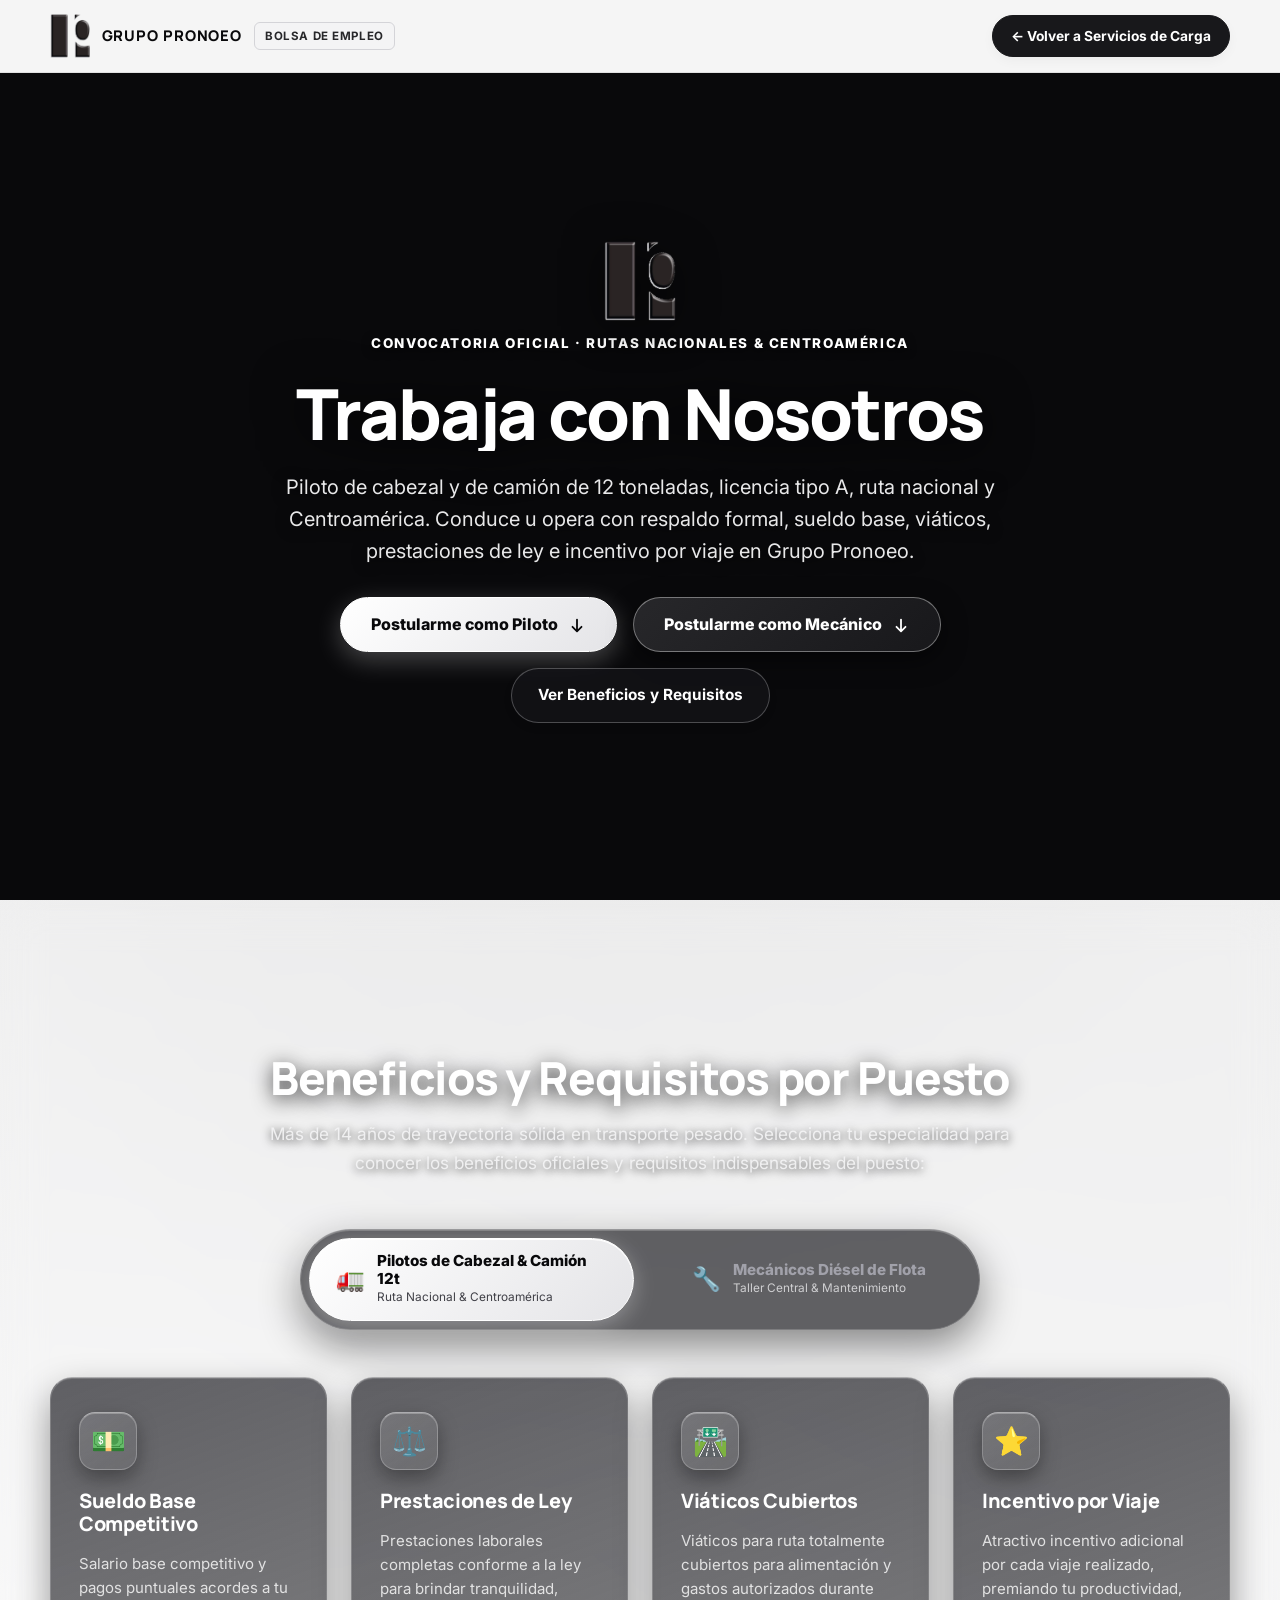
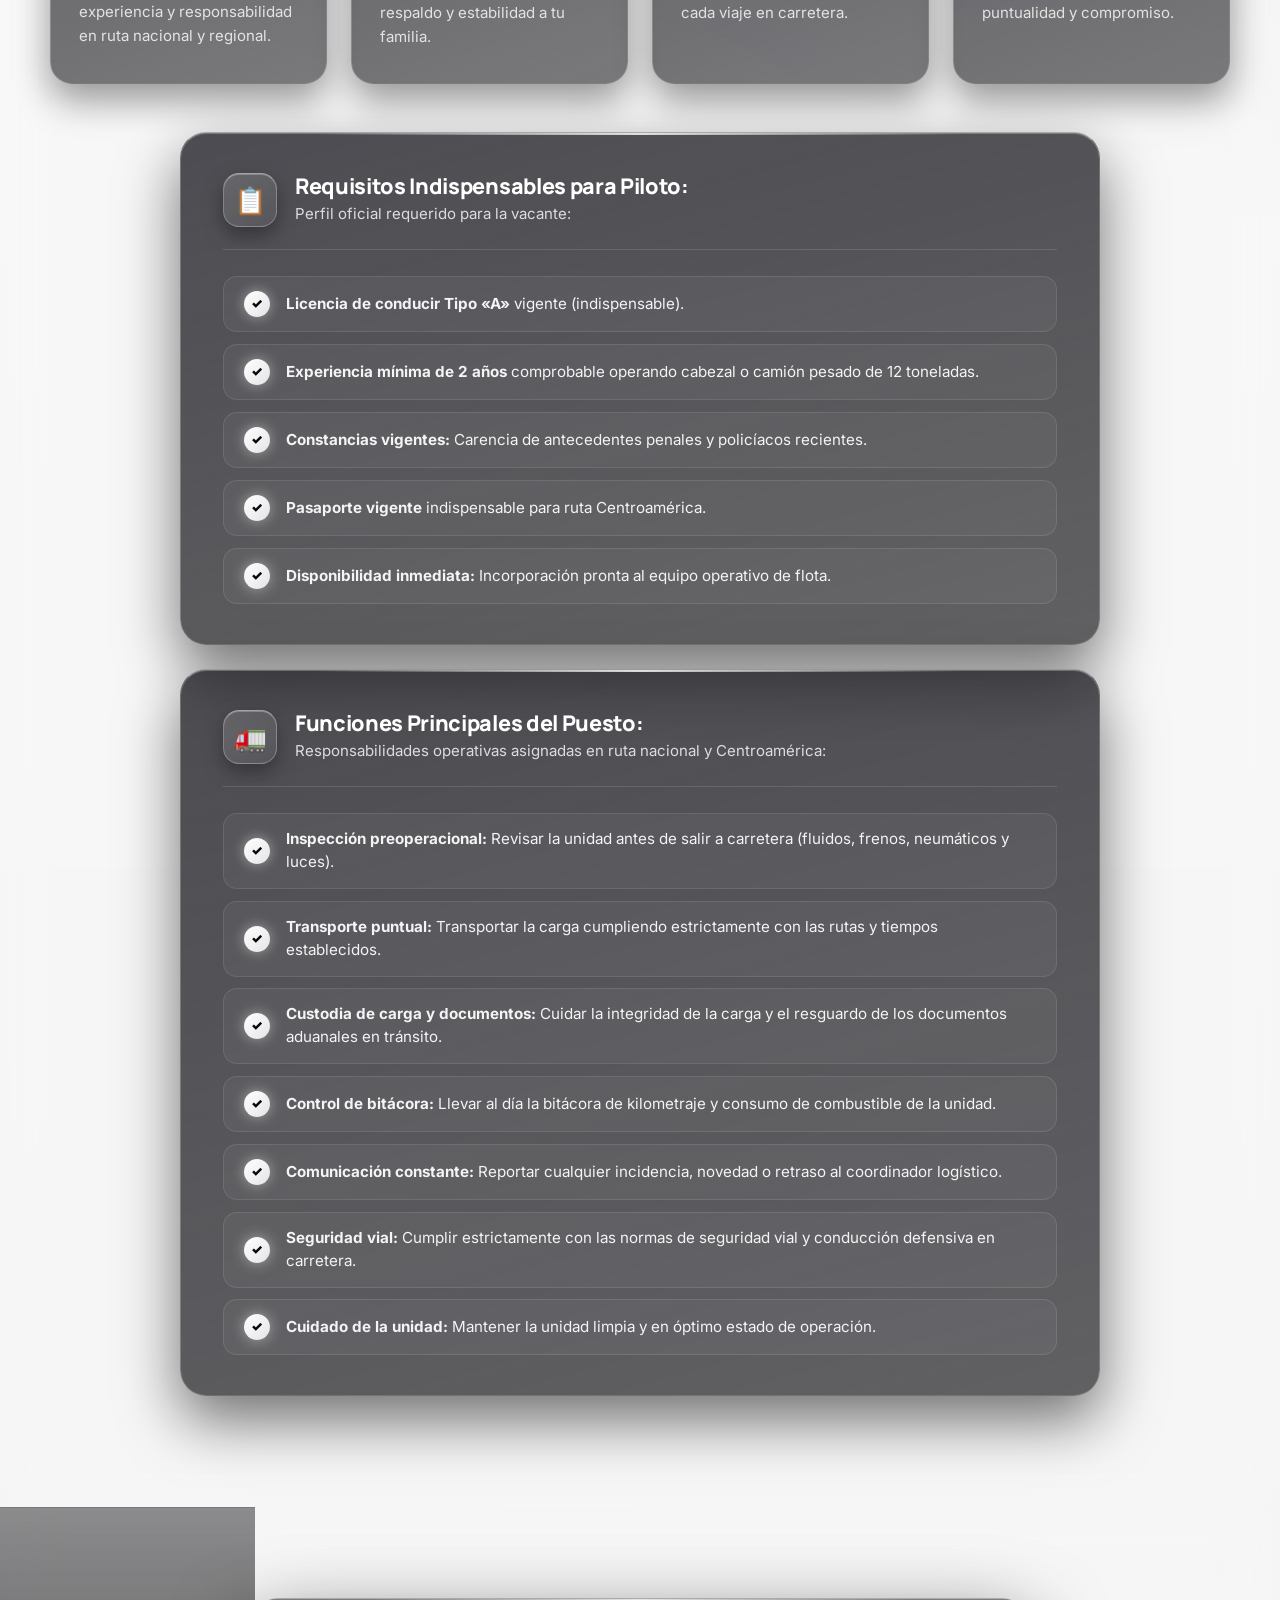
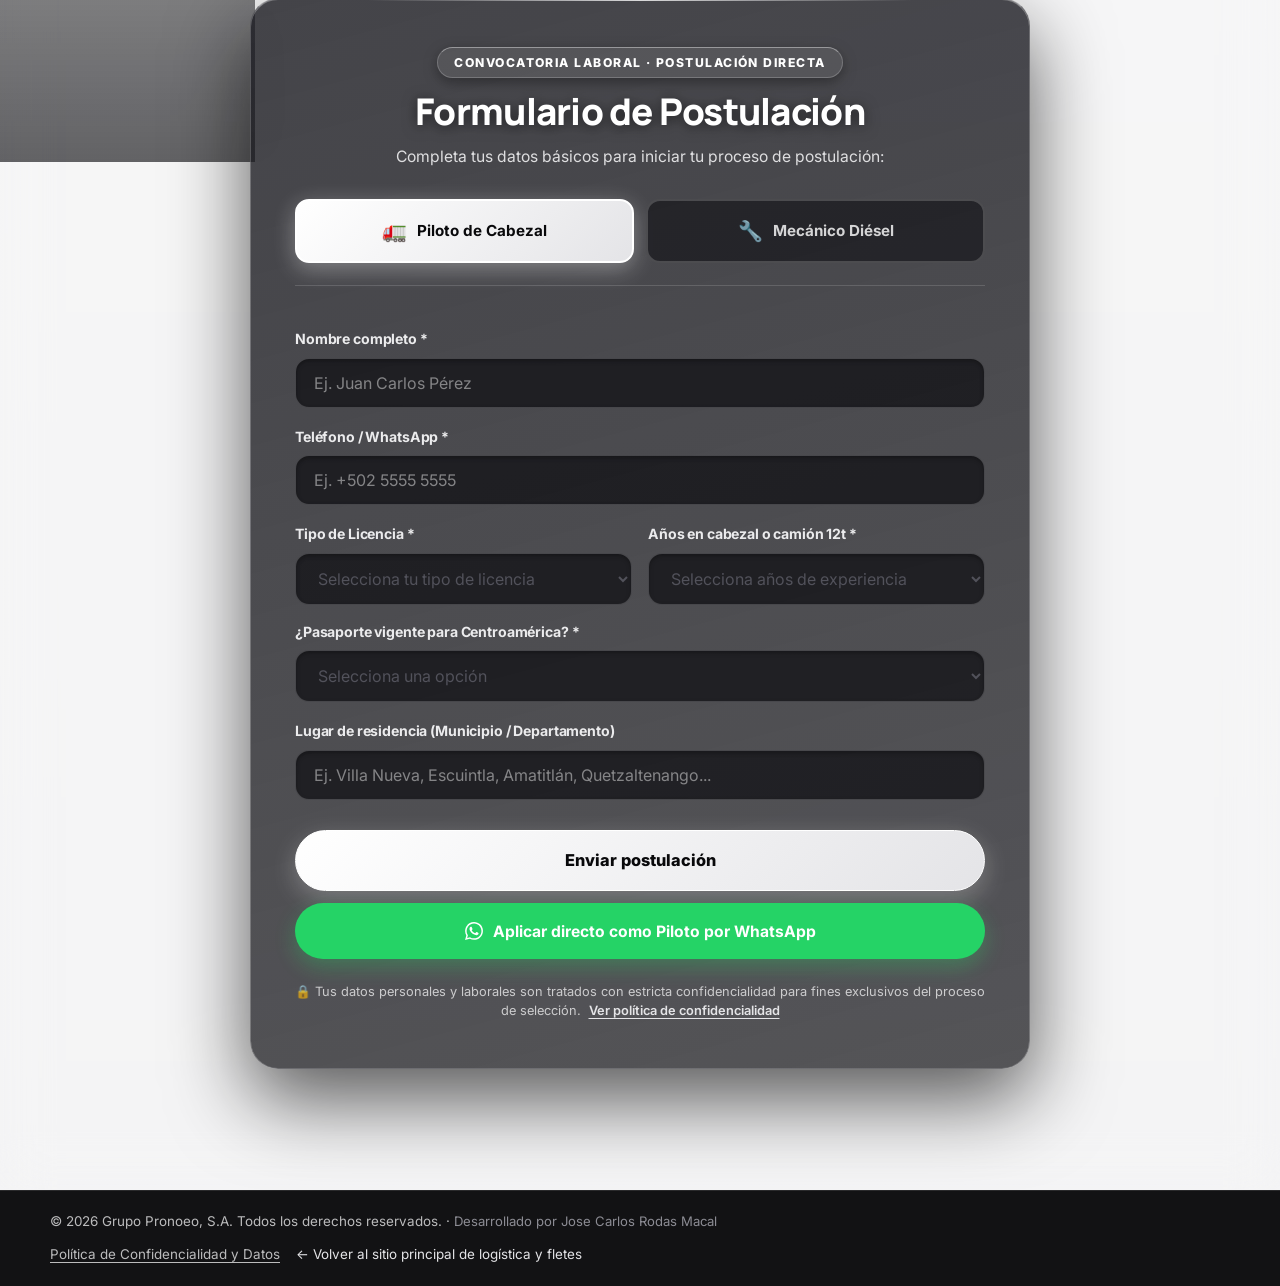
<file: pilotos.html>
<!DOCTYPE html>
<!-- ==========================================================================
     Plataforma Web Corporativa - Grupo Pronoeo, S.A.
     Portal de Pilotos y Reclutamiento (pilotos.html)
     Arquitectura Digital, Diseño de Interfaz y Desarrollo Base: Jose Carlos Rodas Macal
     GitHub: https://github.com/jrodas-2021373
     Repositorio Oficial Base: https://github.com/jrodas-2021373/Pronoeo
     ========================================================================== -->
<html lang="es">
  <head>
    <meta charset="UTF-8" />
    <meta name="viewport" content="width=device-width, initial-scale=1.0" />
    <title>Trabaja con Nosotros · Convocatoria de Pilotos y Mecánicos | Grupo Pronoeo</title>

    <!-- Authorship & Developer Attribution -->
    <meta name="author" content="Jose Carlos Rodas Macal" />
    <meta name="creator" content="Jose Carlos Rodas Macal" />
    <meta name="developer" content="Jose Carlos Rodas Macal" />
    <link rel="author" href="https://github.com/jrodas-2021373" />
    <link rel="author" type="text/plain" href="./humans.txt" />

    <!-- SEO & Social Sharing (Ideal para campañas de reclutamiento en Facebook y WhatsApp) -->
    <meta
      name="description"
      content="Convocatoria oficial para pilotos de cabezal y camión de 12t (licencia tipo A, ruta nacional y Centroamérica) y mecánicos diésel de flota multimarca en Grupo Pronoeo. Sueldo base, prestaciones de ley, viáticos e incentivos por viaje."
    />
    <meta name="keywords" content="empleo pilotos guatemala, pilotos de cabezal, camion 12 toneladas, licencia tipo a, mecanicos diesel guatemala, vacantes tractocamion, grupo pronoeo empleo" />

    <!-- Open Graph & Social Cards (Facebook, WhatsApp, LinkedIn preview) -->
    <meta property="og:type" content="website" />
    <meta property="og:site_name" content="Grupo Pronoeo, S.A." />
    <meta property="og:url" content="https://grupopronoeo.com/pilotos.html" />
    <meta property="og:title" content="Trabaja con Nosotros · Pilotos y Mecánicos | Grupo Pronoeo" />
    <meta property="og:description" content="Convocatoria oficial: Piloto de cabezal y camión de 12t (licencia tipo A, ruta nacional y Centroamérica) y mecánicos diésel de flota multimarca. Sueldo base, prestaciones de ley, viáticos e incentivos por viaje." />
    <meta property="og:image" content="https://grupopronoeo.com/img/cabezal-6x4.jpg" />
    <meta property="og:image:secure_url" content="https://grupopronoeo.com/img/cabezal-6x4.jpg" />
    <meta property="og:image:type" content="image/jpeg" />
    <meta property="og:image:width" content="1200" />
    <meta property="og:image:height" content="675" />
    <meta property="og:image:alt" content="Convocatoria de pilotos y mecánicos en Grupo Pronoeo - Flota pesada" />
    <meta name="twitter:card" content="summary_large_image" />
    <meta name="twitter:title" content="Trabaja con Nosotros · Pilotos y Mecánicos | Grupo Pronoeo" />
    <meta name="twitter:description" content="Convocatoria oficial: Piloto de cabezal y camión de 12t (licencia tipo A, ruta nacional y Centroamérica) y mecánicos diésel de flota multimarca. Sueldo base, prestaciones de ley, viáticos e incentivos por viaje." />
    <meta name="twitter:image" content="https://grupopronoeo.com/img/cabezal-6x4.jpg" />
    <meta name="theme-color" content="#09090b" />
    <meta name="mobile-web-app-capable" content="yes" />
    <meta name="apple-mobile-web-app-capable" content="yes" />
    <meta name="apple-mobile-web-app-status-bar-style" content="black-translucent" />
    <meta name="apple-mobile-web-app-title" content="Pronoeo Empleo" />

    <!-- Favicons & Web Manifest -->
    <link rel="icon" type="image/x-icon" href="./favicon.ico?v=3" />
    <link rel="icon" type="image/png" sizes="32x32" href="./img/favicon-32x32.png?v=3" />
    <link rel="icon" type="image/png" sizes="16x16" href="./img/favicon-16x16.png?v=3" />
    <link rel="apple-touch-icon" sizes="180x180" href="./img/apple-touch-icon.png?v=3" />
    <link rel="manifest" href="./site.webmanifest" />

    <!-- Google Fonts -->
    <link rel="preconnect" href="https://fonts.googleapis.com" />
    <link rel="preconnect" href="https://fonts.gstatic.com" crossorigin />
    <link
      href="https://fonts.googleapis.com/css2?family=Inter:wght@400;500;600;700;800;900&family=Manrope:wght@400;500;600;700;800&display=swap"
      rel="stylesheet"
    />

    <!-- Canonical URL -->
    <link rel="canonical" href="https://grupopronoeo.com/pilotos.html" />

    <!-- Stylesheets -->
    <link rel="stylesheet" href="./css/styles.css?v=7.5" />
    <link rel="stylesheet" href="./css/pilotos.css?v=3.6" />

    <!-- Structured Data (JSON-LD) for Google Jobs & Recruitment Search -->
    <script type="application/ld+json">
    {
      "@context": "https://schema.org",
      "@graph": [
        {
          "@type": "JobPosting",
          "title": "Piloto de cabezal y de camión de 12 toneladas",
          "description": "<p>Grupo Pronoeo, S.A. convoca a pilotos profesionales con licencia tipo A para ruta nacional y Centroamérica.</p><h3>Requisitos indispensables:</h3><ul><li>Licencia de conducir Tipo «A» vigente.</li><li>Experiencia comprobable mínima de 2 años.</li><li>Constancias vigentes de antecedentes penales y policíacos.</li><li>Pasaporte vigente para Centroamérica.</li><li>Disponibilidad para incorporación inmediata.</li></ul><h3>Lo que ofrecemos:</h3><ul><li>Sueldo base competitivo.</li><li>Prestaciones de ley completas.</li><li>Viáticos cubiertos para ruta.</li><li>Atractivo incentivo por viaje realizado.</li></ul><h3>Funciones principales:</h3><ul><li>Revisar la unidad antes de salir a carretera.</li><li>Transportar la carga cumpliendo rutas y tiempos establecidos.</li><li>Cuidar la carga y el resguardo de documentos aduanales.</li><li>Llevar la bitácora de kilometraje y consumo de combustible.</li><li>Reportar cualquier incidencia al coordinador logístico.</li><li>Cumplir normas de seguridad vial.</li><li>Mantener la unidad limpia y en buen estado de operación.</li></ul>",
          "datePosted": "2026-10-14",
          "validThrough": "2027-12-31",
          "employmentType": "FULL_TIME",
          "hiringOrganization": {
            "@type": "Organization",
            "name": "Grupo Pronoeo, S.A.",
            "sameAs": "https://grupopronoeo.com",
            "logo": "https://grupopronoeo.com/img/pronoeo-logo.png"
          },
          "jobLocation": {
            "@type": "Place",
            "address": {
              "@type": "PostalAddress",
              "addressCountry": "GT"
            }
          },
          "applicantLocationRequirements": {
            "@type": "Country",
            "name": "Guatemala"
          }
        },
        {
          "@type": "JobPosting",
          "title": "Mecánico Diésel de Transporte Pesado (Flota Multimarca)",
          "description": "<p>Grupo Pronoeo, S.A. convoca a mecánicos diésel profesionales con experiencia en flota multimarca: Kenworth, Freightliner, Peterbilt, Sterling, Volvo, International e Hino.</p><h3>Requisitos:</h3><ul><li>Experiencia comprobable mínima de 2 años en mecánica diésel pesada.</li><li>Conocimiento en motores diésel de carga, frenos de aire (neumáticos), embragues y transmisiones.</li><li>Diagnóstico de fallas y mantenimiento preventivo y correctivo.</li><li>Constancias de antecedentes penales y policíacos vigentes.</li></ul><h3>Beneficios:</h3><ul><li>Taller propio equipado con herramientas y fosas de servicio.</li><li>Estabilidad laboral y prestaciones de ley.</li><li>Pagos y salarios puntuales.</li><li>Mantenimiento sobre flota multimarca líder.</li></ul>",
          "datePosted": "2026-10-14",
          "validThrough": "2027-12-31",
          "employmentType": "FULL_TIME",
          "hiringOrganization": {
            "@type": "Organization",
            "name": "Grupo Pronoeo, S.A.",
            "sameAs": "https://grupopronoeo.com",
            "logo": "https://grupopronoeo.com/img/pronoeo-logo.png"
          },
          "jobLocation": {
            "@type": "Place",
            "address": {
              "@type": "PostalAddress",
              "addressCountry": "GT"
            }
          },
          "applicantLocationRequirements": {
            "@type": "Country",
            "name": "Guatemala"
          }
        }
      ]
    }
    </script>
  </head>

  <body class="portal-body">
    <!-- ==========================================================================
         1. Cinematic Alternating Video Stage (Full Viewport)
         ========================================================================== -->
    <div class="video-bg-stage" aria-hidden="true">
      <video
        id="portal-video-a"
        class="bg-video"
        autoplay
        muted
        playsinline
        preload="auto"
      >
        <source src="./video/truck-valley-bridge.mp4" type="video/mp4" />
      </video>

      <video
        id="portal-video-b"
        class="bg-video"
        muted
        playsinline
        preload="auto"
      >
        <source src="./video/truck-highway-nature.mp4" type="video/mp4" />
      </video>

      <div class="video-scrim-deep"></div>
    </div>

    <!-- ==========================================================================
         2. Sticky Navigation Header
         ========================================================================== -->
    <header class="portal-header">
      <div class="container portal-header-flex">
        <a href="index.html" class="brand" aria-label="Grupo Pronoeo inicio" title="Volver a la página principal de Grupo Pronoeo">
          <img
            class="brand-logo"
            src="./img/pronoeo-isotype.png?v=1"
            alt="Logo de Grupo Pronoeo"
            width="44"
            height="48"
          />
          <span class="brand-name">Grupo Pronoeo</span>
          <span class="portal-badge-nav">Bolsa de Empleo</span>
        </a>

        <div class="portal-header-actions">
          <a href="index.html" class="btn btn-secondary btn-portal-back" aria-label="Volver a la página principal de Grupo Pronoeo">
            <span class="back-text-full">← Volver a Servicios de Carga</span>
            <span class="back-text-short">← Volver</span>
          </a>
        </div>
      </div>
    </header>

    <!-- ==========================================================================
         3. Main Content: Cinematic Flow (Presentation Hero -> Details -> Application Form)
         ========================================================================== -->
    <main class="portal-main">

      <!-- 3.1 Cinematic Presentation Hero (Full Viewport) -->
      <section class="portal-hero-showcase">
        <div class="container portal-hero-inner">
          <div class="portal-hero-brand">
            <img
              class="portal-hero-logo"
              src="./img/pronoeo-isotype.png?v=1"
              alt="Grupo Pronoeo"
              width="68"
              height="74"
            />
            <span class="portal-hero-eyebrow">Convocatoria Oficial · Rutas Nacionales & Centroamérica</span>
          </div>

          <h1 class="portal-hero-title">Trabaja con Nosotros</h1>

          <p class="portal-hero-lead">
            Piloto de cabezal y de camión de 12 toneladas, licencia tipo A, ruta nacional y Centroamérica. Conduce u opera con respaldo formal, sueldo base, viáticos, prestaciones de ley e incentivo por viaje en Grupo Pronoeo.
          </p>

          <div class="portal-hero-ctas">
            <a href="#postulacion" class="btn btn-primary btn-portal-hero-cta" data-hero-role="pilot">
              <span>Postularme como Piloto</span>
              <svg viewBox="0 0 20 20" fill="currentColor" width="18" height="18" aria-hidden="true"><path fill-rule="evenodd" d="M10 3a1 1 0 011 1v10.586l3.293-3.293a1 1 0 111.414 1.414l-5 5a1 1 0 01-1.414 0l-5-5a1 1 0 111.414-1.414L9 14.586V4a1 1 0 011-1z" clip-rule="evenodd"/></svg>
            </a>
            <a href="#postulacion" class="btn btn-primary btn-portal-hero-cta btn-portal-hero-mechanic" data-hero-role="mechanic">
              <span>Postularme como Mecánico</span>
              <svg viewBox="0 0 20 20" fill="currentColor" width="18" height="18" aria-hidden="true"><path fill-rule="evenodd" d="M10 3a1 1 0 011 1v10.586l3.293-3.293a1 1 0 111.414 1.414l-5 5a1 1 0 01-1.414 0l-5-5a1 1 0 111.414-1.414L9 14.586V4a1 1 0 011-1z" clip-rule="evenodd"/></svg>
            </a>
            <a href="#requisitos" class="btn btn-secondary btn-portal-hero-sub">
              <span>Ver Beneficios y Requisitos</span>
            </a>
          </div>
        </div>
      </section>

      <!-- 3.2 Value Proposition & Requirements (Spacious Flow with Role Switcher) -->
      <section id="requisitos" class="portal-details-section">
        <div class="container">
          <div class="portal-section-header text-center scroll-reveal">
            <span class="portal-section-eyebrow">SUELDO BASE · PRESTACIONES DE LEY · VIÁTICOS · INCENTIVOS POR VIAJE</span>
            <h2 class="portal-section-title">Beneficios y Requisitos por Puesto</h2>
            <p class="portal-section-lead">
              Más de 14 años de trayectoria sólida en transporte pesado. Selecciona tu especialidad para conocer los beneficios oficiales y requisitos indispensables del puesto:
            </p>
          </div>

          <!-- Role Switcher Tabs -->
          <div class="portal-role-switcher scroll-reveal" role="tablist" aria-label="Seleccionar puesto de convocatoria">
            <button
              type="button"
              class="role-switch-btn is-active"
              role="tab"
              aria-selected="true"
              aria-controls="panel-role-pilot"
              id="tab-role-pilot"
              data-role-tab="pilot"
            >
              <span class="role-switch-icon" aria-hidden="true">🚛</span>
              <span class="role-switch-text">
                <strong>Pilotos de Cabezal & Camión 12t</strong>
                <span>Ruta Nacional & Centroamérica</span>
              </span>
            </button>
            <button
              type="button"
              class="role-switch-btn"
              role="tab"
              aria-selected="false"
              aria-controls="panel-role-mechanic"
              id="tab-role-mechanic"
              data-role-tab="mechanic"
            >
              <span class="role-switch-icon" aria-hidden="true">🔧</span>
              <span class="role-switch-text">
                <strong>Mecánicos Diésel de Flota</strong>
                <span>Taller Central & Mantenimiento</span>
              </span>
            </button>
          </div>

          <!-- Panel 1: Pilotos de Cabezal y Camión 12t -->
          <div id="panel-role-pilot" class="portal-role-panel is-active" role="tabpanel" aria-labelledby="tab-role-pilot">
            <!-- 4 Perks Cards Grid (Flyer Oficial) -->
            <div class="portal-perks-grid stagger-group">
              <div class="portal-perk-card stagger-item">
                <div class="portal-perk-icon" aria-hidden="true">💵</div>
                <h3>Sueldo Base Competitivo</h3>
                <p>Salario base competitivo y pagos puntuales acordes a tu experiencia y responsabilidad en ruta nacional y regional.</p>
              </div>
              <div class="portal-perk-card stagger-item">
                <div class="portal-perk-icon" aria-hidden="true">⚖️</div>
                <h3>Prestaciones de Ley</h3>
                <p>Prestaciones laborales completas conforme a la ley para brindar tranquilidad, respaldo y estabilidad a tu familia.</p>
              </div>
              <div class="portal-perk-card stagger-item">
                <div class="portal-perk-icon" aria-hidden="true">🛣️</div>
                <h3>Viáticos Cubiertos</h3>
                <p>Viáticos para ruta totalmente cubiertos para alimentación y gastos autorizados durante cada viaje en carretera.</p>
              </div>
              <div class="portal-perk-card stagger-item">
                <div class="portal-perk-icon" aria-hidden="true">⭐</div>
                <h3>Incentivo por Viaje</h3>
                <p>Atractivo incentivo adicional por cada viaje realizado, premiando tu productividad, puntualidad y compromiso.</p>
              </div>
            </div>

            <!-- Mandatory Requirements Callout -->
            <div class="portal-req-card scroll-reveal">
              <div class="portal-req-header">
                <span class="portal-req-header-icon" aria-hidden="true">📋</span>
                <div>
                  <h3>Requisitos Indispensables para Piloto:</h3>
                  <p>Perfil oficial requerido para la vacante:</p>
                </div>
              </div>
              <ul class="portal-req-list stagger-group">
                <li class="stagger-item">
                  <span class="portal-req-check" aria-hidden="true">✓</span>
                  <span><strong>Licencia de conducir Tipo «A»</strong> vigente (indispensable).</span>
                </li>
                <li class="stagger-item">
                  <span class="portal-req-check" aria-hidden="true">✓</span>
                  <span><strong>Experiencia mínima de 2 años</strong> comprobable operando cabezal o camión pesado de 12 toneladas.</span>
                </li>
                <li class="stagger-item">
                  <span class="portal-req-check" aria-hidden="true">✓</span>
                  <span><strong>Constancias vigentes:</strong> Carencia de antecedentes penales y policíacos recientes.</span>
                </li>
                <li class="stagger-item">
                  <span class="portal-req-check" aria-hidden="true">✓</span>
                  <span><strong>Pasaporte vigente</strong> indispensable para ruta Centroamérica.</span>
                </li>
                <li class="stagger-item">
                  <span class="portal-req-check" aria-hidden="true">✓</span>
                  <span><strong>Disponibilidad inmediata:</strong> Incorporación pronta al equipo operativo de flota.</span>
                </li>
              </ul>
            </div>

            <!-- NEW: Functions of the Job (Panfleto Oficial) -->
            <div class="portal-req-card scroll-reveal" style="margin-top: 24px;">
              <div class="portal-req-header">
                <span class="portal-req-header-icon" aria-hidden="true">🚛</span>
                <div>
                  <h3>Funciones Principales del Puesto:</h3>
                  <p>Responsabilidades operativas asignadas en ruta nacional y Centroamérica:</p>
                </div>
              </div>
              <ul class="portal-req-list stagger-group">
                <li class="stagger-item">
                  <span class="portal-req-check" aria-hidden="true">✓</span>
                  <span><strong>Inspección preoperacional:</strong> Revisar la unidad antes de salir a carretera (fluidos, frenos, neumáticos y luces).</span>
                </li>
                <li class="stagger-item">
                  <span class="portal-req-check" aria-hidden="true">✓</span>
                  <span><strong>Transporte puntual:</strong> Transportar la carga cumpliendo estrictamente con las rutas y tiempos establecidos.</span>
                </li>
                <li class="stagger-item">
                  <span class="portal-req-check" aria-hidden="true">✓</span>
                  <span><strong>Custodia de carga y documentos:</strong> Cuidar la integridad de la carga y el resguardo de los documentos aduanales en tránsito.</span>
                </li>
                <li class="stagger-item">
                  <span class="portal-req-check" aria-hidden="true">✓</span>
                  <span><strong>Control de bitácora:</strong> Llevar al día la bitácora de kilometraje y consumo de combustible de la unidad.</span>
                </li>
                <li class="stagger-item">
                  <span class="portal-req-check" aria-hidden="true">✓</span>
                  <span><strong>Comunicación constante:</strong> Reportar cualquier incidencia, novedad o retraso al coordinador logístico.</span>
                </li>
                <li class="stagger-item">
                  <span class="portal-req-check" aria-hidden="true">✓</span>
                  <span><strong>Seguridad vial:</strong> Cumplir estrictamente con las normas de seguridad vial y conducción defensiva en carretera.</span>
                </li>
                <li class="stagger-item">
                  <span class="portal-req-check" aria-hidden="true">✓</span>
                  <span><strong>Cuidado de la unidad:</strong> Mantener la unidad limpia y en óptimo estado de operación.</span>
                </li>
              </ul>
            </div>
          </div>

          <!-- Panel 2: Mecánicos Diésel de Flota -->
          <div id="panel-role-mechanic" class="portal-role-panel" role="tabpanel" aria-labelledby="tab-role-mechanic">
            <!-- 3 Perks Cards Grid -->
            <div class="portal-perks-grid stagger-group">
              <div class="portal-perk-card stagger-item">
                <div class="portal-perk-icon" aria-hidden="true">🧰</div>
                <h3>Instalaciones y Taller Propio</h3>
                <p>Taller equipado para mantenimiento preventivo y correctivo de cabezales diésel y plataformas de arrastre.</p>
              </div>
              <div class="portal-perk-card stagger-item">
                <div class="portal-perk-icon" aria-hidden="true">💼</div>
                <h3>Estabilidad y Pagos Puntuales</h3>
                <p>Salario competitivo acorde a experiencia y especialidad técnica, prestaciones de ley y ambiente de trabajo formal y seguro.</p>
              </div>
              <div class="portal-perk-card stagger-item">
                <div class="portal-perk-icon" aria-hidden="true">⚙️</div>
                <h3>Flota Multimarca</h3>
                <p>Mantenimiento sobre flota multimarca: Kenworth, Freightliner, Peterbilt, Sterling, Volvo, International y Hino.</p>
              </div>
            </div>

            <!-- Mandatory Requirements Callout -->
            <div class="portal-req-card scroll-reveal">
              <div class="portal-req-header">
                <span class="portal-req-header-icon" aria-hidden="true">📋</span>
                <div>
                  <h3>Requisitos Indispensables para Mecánico:</h3>
                  <p>Perfil técnico requerido para el mantenimiento preventivo y correctivo de nuestra flota multimarca:</p>
                </div>
              </div>
              <ul class="portal-req-list stagger-group">
                <li class="stagger-item">
                  <span class="portal-req-check" aria-hidden="true">✓</span>
                  <span><strong>Experiencia comprobable mínima de 2 años</strong> en mecánica diésel de transporte pesado (cabezales y semirremolques).</span>
                </li>
                <li class="stagger-item">
                  <span class="portal-req-check" aria-hidden="true">✓</span>
                  <span><strong>Conocimientos técnicos:</strong> Diagnóstico de motores diésel (Cummins, Detroit, Caterpillar), sistemas de frenos de aire (neumática), embragues o transmisiones Eaton Fuller.</span>
                </li>
                <li class="stagger-item">
                  <span class="portal-req-check" aria-hidden="true">✓</span>
                  <span><strong>Herramienta básica propia:</strong> Disponer de juego de herramienta mecánica para uso en taller.</span>
                </li>
                <li class="stagger-item">
                  <span class="portal-req-check" aria-hidden="true">✓</span>
                  <span><strong>Constancias vigentes:</strong> Carencia de antecedentes penales y policíacos recientes.</span>
                </li>
                <li class="stagger-item">
                  <span class="portal-req-check" aria-hidden="true">✓</span>
                  <span><strong>Disponibilidad para turnos de taller:</strong> Horarios de mantenimiento preventivo y correctivo.</span>
                </li>
              </ul>
            </div>
          </div>

        </div>
      </section>

      <!-- 3.3 Application Form Section (Dedicated, Centered & Clean) -->
      <section id="postulacion" class="portal-form-section">
        <div class="container portal-form-container">
          <div class="portal-form-card scroll-reveal-scale">
            <div class="portal-form-header text-center scroll-reveal">
              <span class="portal-form-eyebrow">CONVOCATORIA LABORAL · POSTULACIÓN DIRECTA</span>
              <h2>Formulario de Postulación</h2>
              <p>Completa tus datos básicos para iniciar tu proceso de postulación:</p>
            </div>

            <form id="pilot-portal-form" class="portal-form">
              <!-- Role Selector Pills -->
              <div class="form-role-selector scroll-reveal" role="radiogroup" aria-label="Selecciona la vacante a la que te postulas">
                <label class="form-role-pill">
                  <input type="radio" name="applied_position" value="pilot" checked />
                  <span class="role-pill-inner">
                    <span class="role-pill-icon" aria-hidden="true">🚛</span>
                    <span>Piloto de Cabezal</span>
                  </span>
                </label>
                <label class="form-role-pill">
                  <input type="radio" name="applied_position" value="mechanic" />
                  <span class="role-pill-inner">
                    <span class="role-pill-icon" aria-hidden="true">🔧</span>
                    <span>Mecánico Diésel</span>
                  </span>
                </label>
              </div>

              <!-- Common Data: Nombre y Teléfono -->
              <div class="form-group">
                <label for="portal-name">Nombre completo *</label>
                <input
                  type="text"
                  id="portal-name"
                  name="name"
                  placeholder="Ej. Juan Carlos Pérez"
                  required
                />
              </div>

              <div class="form-group">
                <label for="portal-phone">Teléfono / WhatsApp *</label>
                <input
                  type="tel"
                  id="portal-phone"
                  name="phone"
                  placeholder="Ej. +502 5555 5555"
                  required
                />
              </div>

              <!-- PILOT FIELDS CONTAINER -->
              <div id="fields-pilot" class="role-fields-container">
                <div class="portal-form-row">
                  <div class="form-group">
                    <label for="portal-license">Tipo de Licencia *</label>
                    <select id="portal-license" name="license" required>
                      <option value="" disabled selected hidden>Selecciona tu tipo de licencia</option>
                      <option value="Tipo A (Guatemala - Pesada)">Tipo A (Guatemala - Pesada)</option>
                      <option value="Equivalente Centroamérica / México">Equivalente Centroamérica / México</option>
                      <option value="Otra categoría pesada">Otra categoría de transporte pesado</option>
                    </select>
                  </div>
                  <div class="form-group">
                    <label for="portal-experience">Años en cabezal o camión 12t *</label>
                    <select id="portal-experience" name="experience" required>
                      <option value="" disabled selected hidden>Selecciona años de experiencia</option>
                      <option value="2 a 3 años">2 a 3 años de experiencia</option>
                      <option value="3 a 5 años">3 a 5 años de experiencia</option>
                      <option value="Más de 5 años">Más de 5 años de experiencia</option>
                      <option value="Más de 10 años">Más de 10 años de experiencia</option>
                    </select>
                  </div>
                </div>

                <div class="form-group">
                  <label for="portal-borders">¿Pasaporte vigente para Centroamérica? *</label>
                  <select id="portal-borders" name="borders" required>
                    <option value="" disabled selected hidden>Selecciona una opción</option>
                    <option value="Sí, cuento con pasaporte vigente para Centroamérica">Sí, cuento con pasaporte vigente para Centroamérica</option>
                    <option value="Pasaporte en trámite de emisión/renovación">Pasaporte en trámite de emisión o renovación</option>
                    <option value="Solo rutas nacionales">Solo rutas nacionales</option>
                  </select>
                </div>
              </div>

              <!-- MECHANIC FIELDS CONTAINER (Hidden initially) -->
              <div id="fields-mechanic" class="role-fields-container" style="display: none;">
                <div class="portal-form-row">
                  <div class="form-group">
                    <label for="portal-mechanic-specialty">Especialidad técnica principal *</label>
                    <select id="portal-mechanic-specialty" name="mechanic_specialty">
                      <option value="" disabled selected hidden>Selecciona tu especialidad</option>
                      <option value="Motores Diésel (Cummins, Detroit, CAT)">Motores Diésel (Cummins, Detroit, CAT)</option>
                      <option value="Sistemas de Frenos de Aire y Neumática">Sistemas de Frenos de Aire y Neumática</option>
                      <option value="Transmisiones y Embragues (Eaton Fuller)">Transmisiones y Embragues (Eaton Fuller)</option>
                      <option value="Electricidad y Diagnóstico Electrónico">Electricidad y Diagnóstico Electrónico</option>
                      <option value="Mecánica General de Flota Pesada">Mecánica General de Flota Pesada</option>
                    </select>
                  </div>
                  <div class="form-group">
                    <label for="portal-mechanic-exp">Años de experiencia en taller pesado *</label>
                    <select id="portal-mechanic-exp" name="mechanic_exp">
                      <option value="" disabled selected hidden>Selecciona años de experiencia</option>
                      <option value="1 a 3 años">1 a 3 años de experiencia</option>
                      <option value="3 a 5 años">3 a 5 años de experiencia</option>
                      <option value="Más de 5 años">Más de 5 años de experiencia</option>
                      <option value="Más de 10 años">Más de 10 años de experiencia</option>
                    </select>
                  </div>
                </div>

                <div class="form-group">
                  <label for="portal-mechanic-tools">¿Cuentas con herramienta propia básica de taller? *</label>
                  <select id="portal-mechanic-tools" name="mechanic_tools">
                    <option value="" disabled selected hidden>Selecciona una opción</option>
                    <option value="Sí, cuento con herramienta propia básica">Sí, cuento con herramienta propia básica</option>
                    <option value="No, requiero herramienta de taller">No, requiero herramienta de taller</option>
                  </select>
                </div>
              </div>

              <!-- Common Data: Residencia -->
              <div class="form-group">
                <label for="portal-city">Lugar de residencia (Municipio / Departamento)</label>
                <input
                  type="text"
                  id="portal-city"
                  name="city"
                  placeholder="Ej. Villa Nueva, Escuintla, Amatitlán, Quetzaltenango..."
                />
              </div>

              <div class="portal-form-actions">
                <button type="submit" class="btn-portal-submit">
                  <span>Enviar postulación</span>
                </button>
                <button type="button" class="btn-portal-wa" id="btn-pilot-direct-wa">
                  <svg viewBox="0 0 24 24" width="18" height="18" fill="currentColor" aria-hidden="true"><path d="M.057 24l1.687-6.163c-1.041-1.804-1.588-3.849-1.587-5.946.003-6.556 5.338-11.891 11.893-11.891 3.181.001 6.167 1.24 8.413 3.488 2.245 2.248 3.481 5.236 3.48 8.414-.003 6.557-5.338 11.892-11.893 11.892-1.99-.001-3.951-.5-5.688-1.448l-6.305 1.654zm6.597-3.807c1.676.995 3.276 1.591 5.392 1.592 5.448 0 9.886-4.434 9.889-9.885.002-5.462-4.415-9.89-9.881-9.892-5.452 0-9.887 4.434-9.889 9.884-.001 2.225.651 3.891 1.746 5.634l-.999 3.648 3.742-.981zm11.387-5.464c-.074-.124-.272-.198-.57-.347-.297-.149-1.758-.868-2.031-.967-.272-.099-.47-.149-.669.149-.198.297-.768.967-.941 1.165-.173.198-.347.223-.644.074-.297-.149-1.255-.462-2.39-1.475-.883-.788-1.48-1.761-1.653-2.059-.173-.297-.018-.458.13-.606.134-.133.297-.347.446-.521.151-.172.2-.296.3-.495.099-.198.05-.372-.025-.521-.075-.148-.669-1.611-.916-2.206-.242-.579-.487-.501-.669-.51l-.57-.01c-.198 0-.52.074-.792.372s-1.04 1.016-1.04 2.479 1.065 2.876 1.213 3.074c.149.198 2.095 3.2 5.076 4.487.709.306 1.263.489 1.694.626.712.226 1.36.194 1.872.118.571-.085 1.758-.719 2.006-1.413.248-.695.248-1.29.173-1.414z"/></svg>
                  <span id="btn-portal-wa-text">Aplicar directo por WhatsApp</span>
                </button>
              </div>

              <p class="portal-privacy-note">
                🔒 Tus datos personales y laborales son tratados con estricta confidencialidad para fines exclusivos del proceso de selección.
                <button type="button" class="portal-privacy-trigger" id="btn-portal-open-privacy">Ver política de confidencialidad</button>
              </p>
              <div id="pilot-portal-feedback" class="quote-feedback" style="display: none;"></div>
            </form>
          </div>
        </div>
      </section>

    </main>

    <!-- ==========================================================================
         4. Portal Footer
         ========================================================================== -->
    <footer class="portal-footer">
      <div class="container portal-footer-flex">
        <span>© 2026 Grupo Pronoeo, S.A. Todos los derechos reservados. · <a href="https://github.com/jrodas-2021373" target="_blank" rel="noopener noreferrer" class="portal-dev-credit" title="Arquitectura y desarrollo web por Jose Carlos Rodas Macal">Desarrollado por Jose Carlos Rodas Macal</a></span>
        <div class="portal-footer-links">
          <button type="button" class="portal-footer-privacy-btn" id="footer-portal-privacy-btn">Política de Confidencialidad y Datos</button>
          <a href="index.html">← Volver al sitio principal de logística y fletes</a>
        </div>
      </div>
    </footer>

    <!-- ==========================================================================
         5. Pilot Portal Privacy & Data Confidentiality Modal
         ========================================================================== -->
    <div
      class="portal-modal-backdrop"
      id="portal-privacy-modal"
      aria-hidden="true"
      role="dialog"
      aria-modal="true"
      aria-labelledby="portal-privacy-title"
    >
      <div class="portal-modal-dialog">
        <!-- Close button -->
        <button
          type="button"
          class="portal-modal-close"
          id="portal-privacy-close"
          aria-label="Cerrar política de confidencialidad"
        >
          <svg width="20" height="20" viewBox="0 0 24 24" fill="none" stroke="currentColor" stroke-width="2.5" stroke-linecap="round" stroke-linejoin="round" aria-hidden="true">
            <line x1="18" y1="6" x2="6" y2="18"></line>
            <line x1="6" y1="6" x2="18" y2="18"></line>
          </svg>
        </button>

        <!-- Header -->
        <div class="portal-modal-header">
          <span class="portal-modal-badge">
            <svg width="14" height="14" viewBox="0 0 24 24" fill="none" stroke="currentColor" stroke-width="2.5" stroke-linecap="round" stroke-linejoin="round" aria-hidden="true">
              <path d="M12 22s8-4 8-10V5l-8-3-8 3v7c0 6 8 10 8 10z"/>
            </svg>
            Confidencialidad Laboral
          </span>
          <h3 id="portal-privacy-title">Política de Confidencialidad para Pilotos y Postulantes</h3>
          <p class="portal-modal-subtitle">Grupo Pronoeo, S.A. · Convocatoria de Transporte Pesado Internacional</p>
        </div>

        <!-- Body -->
        <div class="portal-privacy-body">
          <section class="portal-privacy-section">
            <h4>1. Uso Exclusivo para Selección y Reclutamiento</h4>
            <p>
              Toda la información personal, experiencia en carretera, tipo de licencia (Tipo A / Pesada), conocimientos en aduanas y antecedentes compartidos en este portal son utilizados de manera exclusiva por el equipo de selección de <strong>Grupo Pronoeo, S.A.</strong> para evaluar tu perfil laboral.
            </p>
          </section>

          <section class="portal-privacy-section">
            <h4>2. Protección y No Divulgación</h4>
            <p>
              Tus datos no serán cedidos, transferidos ni compartidos con empresas externas, agencias de publicidad ni terceros ajenos al proceso de selección de la empresa.
            </p>
          </section>

          <section class="portal-privacy-section">
            <h4>3. Resguardo Técnico y Contacto</h4>
            <p>
              Tu información se procesa bajo conexiones seguras cifradas. Si en cualquier momento deseas actualizar, consultar o retirar tu postulación, puedes comunicarte directamente con el equipo de selección a través de nuestros canales oficiales de contacto o vía correo corporativo.
            </p>
          </section>
        </div>

        <!-- Footer -->
        <div class="portal-privacy-footer">
          <button type="button" class="btn btn-primary" id="btn-portal-privacy-accept" style="padding: 0.65rem 1.4rem; font-size: 0.90rem; background: #ffffff; border: 1px solid #ffffff; color: #09090b; border-radius: 10px; cursor: pointer; font-weight: 800;">
            Entendido y de acuerdo
          </button>
          <span style="font-size: 0.78rem; color: #a1a1aa;">Vigente a partir de 2026 · Grupo Pronoeo, S.A.</span>
        </div>
      </div>
    </div>

    <!-- Scripts -->
    <script src="./js/config.js?v=1.1"></script>
    <script src="./js/pilotos.js?v=2.2"></script>
  </body>
</html>
</file>
<file: css/styles.css>
/**
 * ============================================================================
 * Grupo Pronoeo, S.A. - Primary Stylesheet
 * Document: styles.css
 * Architecture & Base UI Development: Jose Carlos Rodas Macal
 * GitHub: https://github.com/jrodas-2021373
 * Description: Styles for layout, typography, UI components, responsive grids,
 *              modal dialogs, and animations.
 * ============================================================================
 *
 * SECTION INDEX:
 * 1.  DESIGN TOKENS & SYSTEM VARIABLES (:root)
 * 2.  GLOBAL RESETS & BASE ELEMENTS
 * 3.  SHARED LAYOUT CONTAINERS & TYPOGRAPHY SCALES
 * 4.  STICKY HEADER & NAVIGATION
 * 5.  BUTTONS & CONTROLS
 * 6.  HERO SECTION (BACKGROUND VIDEO)
 * 7.  ABOUT US & OPERATIONAL PILLARS
 * 8.  SERVICES GRID
 * 9.  FLEET CREDENTIALS STRIP
 * 10. FLEET CATEGORY FILTERS
 * 11. FLEET CATALOG & EQUIPMENT CARDS
 * 12. FLEET SPECIFICATIONS MATRIX
 * 13. FREIGHT CORRIDORS & REGIONAL COVERAGE
 * 14. WORKFLOW TIMELINE
 * 15. INDUSTRY SECTORS
 * 16. QUOTE FORM & CONTACT SECTION
 * 17. CONTACT INFORMATION & HEADQUARTERS CARD
 * 18. CAREERS & DRIVER RECRUITMENT
 * 19. SITE FOOTER
 * 20. FLOATING WHATSAPP BUTTON
 * 21. SCROLL REVEAL ANIMATIONS
 * 22. DIRECT CONTACT MODAL
 * 23. RESPONSIVE BREAKPOINTS (980px, 640px)
 * ============================================================================
 */

/* ==========================================================================
   1. Design Tokens & System Variables
   ========================================================================== */
:root {
  --bg-soft: #f4f4f5;
  --card: #ffffff;
  --muted: #52525b;
  --muted-2: #27272a;
  --text: #09090b;
  --primary: #18181b;
  --primary-strong: #09090b;
  --primary-light: #e4e4e7;
  --secondary: #18181b;
  --accent: #3f3f46;
  --line: rgba(24, 24, 27, 0.09);
  --line-strong: rgba(24, 24, 27, 0.18);
  --shadow: 0 12px 32px rgba(9, 9, 11, 0.06);
  --shadow-strong: 0 24px 48px rgba(9, 9, 11, 0.14);
  --radius: 20px;
  --radius-sm: 12px;
  --container: min(1180px, calc(100vw - 32px));
}

/* ==========================================================================
   2. Global Resets & Base Elements
   ========================================================================== */
* {
  box-sizing: border-box;
}

html {
  scroll-behavior: smooth;
}

body {
  margin: 0;
  font-family: "Inter", sans-serif;
  background:
    radial-gradient(circle at 10% 10%, rgba(24, 24, 27, 0.07), transparent 28%),
    radial-gradient(circle at 90% 15%, rgba(9, 9, 11, 0.05), transparent 30%),
    linear-gradient(180deg, #fafafa 0%, #f4f4f5 100%);
  color: var(--text);
  line-height: 1.6;
}

img {
  max-width: 100%;
  display: block;
}

a {
  color: inherit;
  text-decoration: none;
}

button {
  font: inherit;
}

/* ==========================================================================
   3. Shared Layout Containers & Typography Scales
   ========================================================================== */
.container {
  width: var(--container);
  margin: 0 auto;
}

.section-spacing {
  padding: 104px 0;
}

.eyebrow {
  display: inline-flex;
  align-items: center;
  gap: 8px;
  margin: 0 0 16px;
  padding: 6px 14px;
  border-radius: 999px;
  background: rgba(24, 24, 27, 0.1);
  color: var(--primary);
  font-size: 0.74rem;
  font-weight: 700;
  letter-spacing: 0.12em;
  text-transform: uppercase;
  border: 1px solid rgba(24, 24, 27, 0.18);
}

.eyebrow-dark {
  color: var(--primary-strong);
  background: rgba(9, 9, 11, 0.06);
  border-color: rgba(9, 9, 11, 0.12);
}

h1,
h2,
h3 {
  font-family: "Manrope", sans-serif;
  margin: 0 0 16px;
  line-height: 1.15;
  color: var(--primary-strong);
}

h1 {
  font-size: clamp(2.6rem, 4.8vw, 4.6rem);
  letter-spacing: -0.04em;
}

h2 {
  font-size: clamp(2rem, 3.6vw, 3rem);
  letter-spacing: -0.03em;
}

h3 {
  font-size: clamp(1.1rem, 2vw, 1.45rem);
}

p {
  margin: 0 0 1rem;
  color: var(--muted-2);
}

.page-shell {
  position: relative;
  overflow: hidden;
}

/* ==========================================================================
   4. Sticky Header & Navigation
   ========================================================================== */
.site-header {
  position: sticky;
  top: 0;
  z-index: 50;
  backdrop-filter: blur(18px);
  -webkit-backdrop-filter: blur(18px);
  background: rgba(255, 255, 255, 0.88);
  border-bottom: 1px solid var(--line);
  transition: box-shadow 0.25s ease, background-color 0.25s ease;
}

.site-header.is-scrolled {
  background: rgba(255, 255, 255, 0.96);
  box-shadow: 0 10px 30px rgba(9, 9, 11, 0.08);
}

.site-header .nav {
  display: flex;
  justify-content: space-between;
  align-items: center;
  min-height: 72px;
  max-width: 1440px;
  width: 100%;
  margin: 0 auto;
  padding: 0 clamp(20px, 2.8vw, 44px);
  gap: clamp(20px, 2.5vw, 48px);
}

.brand {
  display: inline-flex;
  align-items: center;
  gap: 12px;
  font-weight: 800;
  letter-spacing: 0.06em;
  text-transform: uppercase;
  flex-shrink: 0;
  margin-right: clamp(18px, 2.8vw, 44px);
}

.brand-logo {
  display: block;
  height: 44px;
  width: auto;
  object-fit: contain;
  transition: transform 0.2s ease;
}

.brand-name {
  color: var(--text);
  font-family: "Manrope", sans-serif;
  font-weight: 800;
  font-size: 0.92rem;
  letter-spacing: 0.06em;
  text-transform: uppercase;
  white-space: nowrap;
}

.nav-panel {
  display: flex;
  align-items: center;
  gap: clamp(14px, 1.8vw, 28px);
  margin-left: auto;
}

.nav-links {
  display: flex;
  align-items: center;
  gap: clamp(10px, 1.15vw, 20px);
  color: var(--muted-2);
  font-size: 0.86rem;
  font-weight: 600;
}

.nav-links a {
  white-space: nowrap;
  padding: 6px 3px;
  transition: color 0.2s ease;
}

.nav-links a:hover,
.nav-links a:focus-visible {
  color: var(--text);
}

/* Sutil divisor vertical entre secciones y portal */
.nav-divider {
  display: inline-block;
  width: 1px;
  height: 16px;
  background: var(--line-strong);
  margin: 0 4px;
  opacity: 0.5;
}

/* Enlace destacado hacia el portal de pilotos (armonioso, sin burbujas invasivas) */
.nav-link-pilotos {
  display: inline-flex;
  align-items: center;
  gap: 5px;
  padding: 5px 11px;
  border-radius: 999px;
  background: rgba(24, 24, 27, 0.05);
  border: 1px solid rgba(24, 24, 27, 0.12);
  color: var(--primary) !important;
  font-size: 0.82rem;
  font-weight: 700;
  letter-spacing: 0.01em;
  text-decoration: none;
  transition: all 0.2s ease;
  white-space: nowrap;
}

.nav-pilotos-arrow {
  color: var(--primary);
  transition: transform 0.2s ease, color 0.2s ease;
  flex-shrink: 0;
}

.nav-link-pilotos:hover {
  background: var(--primary);
  border-color: var(--primary);
  color: #ffffff !important;
}

.nav-link-pilotos:hover .nav-pilotos-arrow {
  transform: translate(2px, -2px);
  color: #ffffff;
}

.nav-actions {
  display: flex;
  align-items: center;
  gap: 8px;
  flex-shrink: 0;
}

/* Proporciones estilizadas de los botones en la barra de navegación */
.nav-actions .btn {
  padding: 0.46rem 1rem;
  font-size: 0.82rem;
  font-weight: 700;
  white-space: nowrap;
}

.menu-toggle {
  display: none;
  width: 44px;
  height: 44px;
  border: 1px solid var(--line-strong);
  border-radius: 12px;
  background: #ffffff;
  cursor: pointer;
  padding: 10px;
  box-shadow: 0 2px 8px rgba(9, 9, 11, 0.05);
  transition: border-color 0.2s ease, box-shadow 0.2s ease;
}

.menu-toggle:hover {
  border-color: var(--primary);
  box-shadow: 0 4px 12px rgba(24, 24, 27, 0.12);
}

.menu-toggle span {
  display: block;
  width: 100%;
  height: 2px;
  background: var(--primary-strong);
  margin: 5px 0;
  border-radius: 2px;
  transition: transform 0.2s ease, opacity 0.2s ease;
}

/* ==========================================================================
   5. Buttons & Controls
   ========================================================================== */
.btn {
  display: inline-flex;
  align-items: center;
  justify-content: center;
  border-radius: 999px;
  padding: 0.96rem 1.5rem;
  font-weight: 700;
  transition: transform 0.25s ease, box-shadow 0.25s ease, border-color 0.2s ease;
}

.btn:hover,
.btn:focus-visible {
  transform: translateY(-2px);
}

.btn-primary {
  background: linear-gradient(135deg, #27272a 0%, #09090b 100%);
  color: #ffffff;
  border: 1px solid rgba(255, 255, 255, 0.12);
  box-shadow: 0 10px 24px rgba(9, 9, 11, 0.22);
}

.btn-primary:hover {
  background: linear-gradient(135deg, #3f3f46 0%, #18181b 100%);
  color: #ffffff;
  box-shadow: 0 14px 30px rgba(9, 9, 11, 0.32);
}

.hero-video-cinematic .btn-primary {
  background: linear-gradient(135deg, #ffffff 0%, #e4e4e7 100%);
  color: #09090b;
  border: 1px solid #ffffff;
  box-shadow: 0 10px 28px rgba(255, 255, 255, 0.22);
}

.hero-video-cinematic .btn-primary:hover {
  background: #ffffff;
  color: #09090b;
  box-shadow: 0 14px 34px rgba(255, 255, 255, 0.35);
}

.btn-secondary {
  border: 1px solid var(--line-strong);
  background: #ffffff;
  color: var(--primary-strong);
  box-shadow: 0 4px 12px rgba(9, 9, 11, 0.04);
}

.btn-secondary:hover {
  border-color: var(--primary);
  background: var(--primary-light);
  color: var(--primary);
}

/* ==========================================================================
   6. Hero Section (Background Video)
   ========================================================================== */
.hero-video-cinematic {
  position: relative;
  min-height: calc(100vh - 78px);
  display: flex;
  align-items: center;
  padding: 80px 0 60px;
  overflow: hidden;
  background: #09090b;
}

.hero-video-container {
  position: absolute;
  inset: 0;
  overflow: hidden;
  pointer-events: none;
  z-index: 0;
}

.hero-video-bg {
  width: 100%;
  height: 100%;
  object-fit: cover;
  object-position: center;
  filter: brightness(0.68) saturate(1.1) contrast(1.05);
}

.hero-video-scrim {
  position: absolute;
  inset: 0;
  background: linear-gradient(
    90deg,
    rgba(9, 9, 11, 0.95) 0%,
    rgba(9, 9, 11, 0.88) 48%,
    rgba(9, 9, 11, 0.52) 75%,
    rgba(9, 9, 11, 0.28) 100%
  );
}

.hero-clean-wrap {
  position: relative;
  z-index: 2;
  width: 100%;
  padding-left: clamp(24px, 5vw, 64px);
  padding-right: 24px;
}

.hero-copy-clean {
  max-width: 660px;
}

.eyebrow-glass {
  display: inline-flex;
  align-items: center;
  gap: 8px;
  margin: 0 0 18px;
  padding: 6px 16px;
  border-radius: 999px;
  background: rgba(255, 255, 255, 0.10);
  border: 1px solid rgba(255, 255, 255, 0.32);
  color: #f4f4f5;
  font-size: 0.78rem;
  font-weight: 700;
  letter-spacing: 0.1em;
  text-transform: uppercase;
  backdrop-filter: blur(10px);
  -webkit-backdrop-filter: blur(10px);
}

.hero-copy-clean h1 {
  font-size: clamp(2.3rem, 4vw, 3.4rem);
  font-weight: 800;
  line-height: 1.22;
  color: #ffffff;
  margin: 0 0 20px;
  text-shadow: 0 2px 20px rgba(0, 0, 0, 0.6);
  letter-spacing: -0.02em;
}

.lead-white {
  font-size: 1.15rem;
  line-height: 1.75;
  color: rgba(241, 245, 249, 0.94);
  max-width: 580px;
  margin: 0 0 36px;
  text-shadow: 0 1px 10px rgba(0, 0, 0, 0.5);
}

.cta-row {
  display: flex;
  flex-wrap: wrap;
  gap: 16px;
  margin: 0;
}

.btn-secondary-glass {
  display: inline-flex;
  align-items: center;
  justify-content: center;
  padding: 0.95rem 1.8rem;
  border-radius: 999px;
  font-size: 0.95rem;
  font-weight: 700;
  border: 1px solid rgba(255, 255, 255, 0.35);
  background: rgba(255, 255, 255, 0.1);
  color: #ffffff;
  backdrop-filter: blur(10px);
  -webkit-backdrop-filter: blur(10px);
  box-shadow: 0 4px 16px rgba(0, 0, 0, 0.2);
  transition: all 0.25s ease;
}

.btn-secondary-glass:hover {
  border-color: #ffffff;
  background: rgba(255, 255, 255, 0.22);
  color: #ffffff;
  transform: translateY(-2px);
}

/* ==========================================================================
   7. About Us & Operational Pillars
   ========================================================================== */
.about-top-grid {
  display: grid;
  grid-template-columns: 1.15fr 0.85fr;
  gap: 48px;
  align-items: stretch;
}

.about-story {
  display: flex;
  flex-direction: column;
  justify-content: center;
}

.about-story h2 {
  margin: 10px 0 18px;
  font-size: clamp(1.8rem, 3vw, 2.3rem);
}

.about-story p {
  margin: 0 0 16px;
  font-size: 1.04rem;
  line-height: 1.75;
  color: var(--muted-2);
}

.about-story p:last-child {
  margin-bottom: 0;
}

.about-visual {
  width: 100%;
  height: 100%;
  display: flex;
}

.about-image-frame {
  width: 100%;
  height: 100%;
  min-height: 320px;
  border-radius: var(--radius);
  overflow: hidden;
  border: 1px solid var(--line);
  box-shadow: var(--shadow);
  background: #ffffff;
}

.about-image-frame img {
  width: 100%;
  height: 100%;
  object-fit: cover;
  display: block;
  transition: transform 0.5s ease;
  filter: saturate(1.02) contrast(1.04);
}

.about-image-frame:hover img {
  transform: scale(1.03);
}

/* Institutional Metrics Strip (Generación de Empleo & Trayectoria) */
.about-stats-strip {
  display: grid;
  grid-template-columns: repeat(4, 1fr);
  gap: 20px;
  margin-top: 36px;
  padding: 26px 28px;
  background: linear-gradient(135deg, rgba(24, 24, 27, 0.04) 0%, rgba(24, 24, 27, 0.01) 100%);
  border: 1px solid var(--line-strong);
  border-radius: var(--radius);
  box-shadow: 0 4px 18px rgba(9, 9, 11, 0.03);
}

.about-stat-item {
  display: flex;
  flex-direction: column;
  position: relative;
  padding: 4px 14px;
}

.about-stat-item:not(:last-child)::after {
  content: "";
  position: absolute;
  right: -10px;
  top: 15%;
  height: 70%;
  width: 1px;
  background: var(--line-strong);
  opacity: 0.6;
}

.about-stat-number {
  font-family: "Manrope", sans-serif;
  font-size: clamp(2rem, 3.2vw, 2.7rem);
  font-weight: 800;
  color: var(--primary-strong);
  line-height: 1.1;
  letter-spacing: -0.02em;
}

.about-stat-label {
  font-size: 0.94rem;
  font-weight: 700;
  color: var(--text);
  margin-top: 5px;
}

.about-stat-sub {
  font-size: 0.8rem;
  color: var(--muted);
  margin-top: 2px;
}

/* Operational pillars grid */
.about-pillars-grid {
  display: grid;
  grid-template-columns: repeat(3, 1fr);
  gap: 22px;
  margin-top: 36px;
}

.pillar-card {
  display: flex;
  flex-direction: column;
  padding: 28px 24px;
  border-radius: 18px;
  background: #ffffff;
  border: 1px solid var(--line);
  box-shadow: var(--shadow);
  transition: transform 0.25s ease, border-color 0.25s ease, box-shadow 0.25s ease;
  height: 100%;
}

.pillar-card:hover {
  transform: translateY(-3px);
  border-color: rgba(24, 24, 27, 0.28);
  box-shadow: var(--shadow-strong);
}

.pillar-icon {
  display: inline-grid;
  place-items: center;
  width: 44px;
  height: 44px;
  border-radius: 12px;
  background: var(--primary-light);
  color: var(--primary);
  font-weight: 800;
  font-size: 0.95rem;
  border: 1px solid rgba(24, 24, 27, 0.15);
  margin-bottom: 18px;
  flex-shrink: 0;
}

.pillar-card h3 {
  font-size: 1.10rem;
  font-weight: 700;
  color: var(--primary-strong);
  margin: 0 0 10px;
  line-height: 1.35;
}

.pillar-card p {
  font-size: 0.88rem;
  color: var(--muted-2);
  line-height: 1.6;
  margin: 0;
}

.section-heading {
  max-width: 700px;
  margin-bottom: 32px;
}

/* ==========================================================================
   8. Services Grid
   ========================================================================== */
.service-grid {
  display: grid;
  grid-template-columns: repeat(3, minmax(0, 1fr));
  gap: 26px;
}

.service-card,
.fleet-card,
.timeline-item {
  background: var(--card);
  border: 1px solid var(--line);
  border-radius: var(--radius);
  box-shadow: var(--shadow);
  transition: transform 0.25s ease, box-shadow 0.25s ease, border-color 0.2s ease;
}

.service-card:hover,
.fleet-card:hover,
.timeline-item:hover {
  transform: translateY(-4px);
  box-shadow: var(--shadow-strong);
  border-color: rgba(24, 24, 27, 0.25);
}

.service-card {
  padding: 32px 26px;
  display: flex;
  flex-direction: column;
}

.service-icon {
  width: 54px;
  height: 54px;
  border-radius: 14px;
  display: inline-flex;
  align-items: center;
  justify-content: center;
  margin-bottom: 22px;
  background: linear-gradient(135deg, rgba(24, 24, 27, 0.12), rgba(9, 9, 11, 0.05));
  border: 1px solid rgba(24, 24, 27, 0.2);
  color: var(--primary);
  transition: transform 0.25s ease, background-color 0.25s ease, color 0.25s ease;
}

.service-card:hover .service-icon {
  transform: scale(1.06);
  background: var(--primary);
  color: #ffffff;
}

/* ==========================================================================
   9. Fleet Credentials Strip
   ========================================================================== */

/**
 * Key operational credentials displayed above the fleet catalog.
 */
.fleet-strip {
  display: grid;
  grid-template-columns: repeat(4, 1fr);
  gap: 16px;
  margin-bottom: 28px;
}

/**
 * Individual credential card.
 */
.fleet-strip-item {
  background: #ffffff;
  border: 1px solid var(--line);
  border-radius: var(--radius-sm);
  padding: 16px 18px;
  display: flex;
  align-items: center;
  gap: 12px;
  box-shadow: var(--shadow);
  transition: transform 0.2s ease, border-color 0.2s ease;
}

.fleet-strip-item:hover {
  transform: translateY(-2px);
  border-color: rgba(24, 24, 27, 0.3);
}

.fleet-strip-icon {
  font-size: 1.45rem;
  line-height: 1;
  flex-shrink: 0;
}

.fleet-strip-text strong {
  display: block;
  font-size: 0.86rem;
  color: var(--primary-strong);
  margin-bottom: 2px;
}

.fleet-strip-text span {
  font-size: 0.76rem;
  color: var(--muted);
  line-height: 1.35;
  display: block;
}

/* ==========================================================================
   10. Fleet Category Filters
   ========================================================================== */

/**
 * Filter buttons container.
 */
.fleet-filters {
  display: flex;
  flex-wrap: wrap;
  gap: 10px;
  margin-bottom: 30px;
}

/**
 * Category filter button.
 */
.fleet-filter-btn {
  background: #ffffff;
  border: 1px solid var(--line-strong);
  color: var(--muted-2);
  padding: 8px 18px;
  border-radius: 999px;
  font-size: 0.82rem;
  font-weight: 700;
  cursor: pointer;
  transition: all 0.2s ease;
  box-shadow: 0 2px 6px rgba(9, 9, 11, 0.04);
}

.fleet-filter-btn:hover {
  border-color: var(--primary);
  color: var(--primary);
  background: var(--primary-light);
}

/**
 * Active filter button state.
 */
.fleet-filter-btn.is-active {
  background: var(--primary);
  border-color: var(--primary);
  color: #ffffff;
  box-shadow: 0 4px 14px rgba(24, 24, 27, 0.28);
}

/* ==========================================================================
   11. Fleet Catalog & Equipment Cards
   ========================================================================== */

/**
 * Responsive 2-column fleet equipment grid.
 */
.fleet-grid {
  display: grid;
  grid-template-columns: repeat(3, minmax(0, 1fr));
  gap: 28px;
}

/**
 * Fleet equipment card.
 */
.fleet-card {
  display: flex;
  flex-direction: column;
  overflow: hidden;
  transition: transform 0.3s ease, box-shadow 0.3s ease, opacity 0.25s ease;
}

/**
 * Card image container.
 */
.fleet-image {
  position: relative;
  height: 250px;
  overflow: hidden;
}

.fleet-image img {
  width: 100%;
  height: 100%;
  object-fit: cover;
  transition: transform 0.4s ease;
}

.fleet-card:hover .fleet-image img {
  transform: scale(1.05);
}

/**
 * Category badge on top-left of image.
 */
.fleet-badge {
  position: absolute;
  top: 14px;
  left: 14px;
  z-index: 2;
  background: rgba(9, 9, 11, 0.88);
  color: #ffffff;
  font-size: 0.68rem;
  font-weight: 700;
  padding: 4px 12px;
  border-radius: 999px;
  letter-spacing: 0.04em;
  backdrop-filter: blur(8px);
  -webkit-backdrop-filter: blur(8px);
  border: 1px solid rgba(255, 255, 255, 0.2);
}

/**
 * Model code badge on top-right of image.
 */
.fleet-code-badge {
  position: absolute;
  top: 14px;
  right: 14px;
  z-index: 2;
  background: rgba(24, 24, 27, 0.92);
  color: #ffffff;
  font-size: 0.68rem;
  font-weight: 800;
  padding: 3px 9px;
  border-radius: 6px;
  letter-spacing: 0.05em;
  font-family: monospace;
  box-shadow: 0 2px 8px rgba(0, 0, 0, 0.25);
}

/**
 * Card content container.
 */
.fleet-copy {
  padding: 24px 22px;
  display: flex;
  flex-direction: column;
  flex: 1;
}

.fleet-category {
  display: inline-block;
  font-size: 0.70rem;
  font-weight: 700;
  text-transform: uppercase;
  letter-spacing: 0.08em;
  color: var(--primary);
  margin-bottom: 6px;
}

.fleet-copy h3 {
  font-size: 1.25rem;
  margin: 0 0 10px;
  color: var(--primary-strong);
  line-height: 1.25;
}

.fleet-desc {
  font-size: 0.86rem;
  color: var(--muted-2);
  line-height: 1.55;
  margin: 0 0 14px;
}

/* ==========================================================================
   12. Fleet Specifications Matrix
   ========================================================================== */

/**
 * 2x2 specifications grid (Dimensions, Volume, Capacity, Axles).
 */
.fleet-matrix {
  display: grid;
  grid-template-columns: 1fr 1fr;
  gap: 8px 12px;
  background: var(--bg-soft);
  border: 1px solid var(--line);
  border-radius: 10px;
  padding: 12px 14px;
  margin-bottom: 14px;
}

.matrix-item {
  display: flex;
  flex-direction: column;
}

.matrix-label {
  font-size: 0.66rem;
  text-transform: uppercase;
  letter-spacing: 0.06em;
  color: var(--muted);
  font-weight: 700;
  margin-bottom: 2px;
}

.matrix-value {
  font-size: 0.80rem;
  font-weight: 700;
  color: var(--primary-strong);
  line-height: 1.25;
}

/**
 * Feature tag pills.
 */
.fleet-specs {
  display: flex;
  flex-wrap: wrap;
  gap: 6px;
  margin-top: auto;
  padding-top: 14px;
  border-top: 1px solid var(--line);
}

.fleet-spec-tag {
  display: inline-flex;
  align-items: center;
  font-size: 0.70rem;
  font-weight: 600;
  color: var(--muted-2);
  background: #ffffff;
  border: 1px solid var(--line-strong);
  padding: 3px 10px;
  border-radius: 999px;
  white-space: nowrap;
  transition: all 0.2s ease;
}

.fleet-card:hover .fleet-spec-tag {
  background: rgba(24, 24, 27, 0.08);
  border-color: rgba(24, 24, 27, 0.25);
  color: var(--primary-strong);
}

/**
 * Quote link container.
 */
.fleet-card-action {
  margin-top: 12px;
  padding-top: 12px;
  border-top: 1px dashed var(--line);
  display: flex;
  justify-content: flex-end;
}

.btn-card-quote {
  font-size: 0.80rem;
  font-weight: 700;
  color: var(--primary);
  display: inline-flex;
  align-items: center;
  gap: 5px;
  transition: all 0.2s ease;
}

.btn-card-quote:hover {
  color: var(--secondary);
  gap: 8px;
}

/* ==========================================================================
   12b. Dedicated Projects & Custom Equipment Banner
   ========================================================================== */

/**
 * Institutional callout banner for dedicated projects and contracted cold chain.
 */
.dedicated-projects-banner {
  margin-top: 36px;
  background: linear-gradient(135deg, var(--secondary) 0%, var(--primary-strong) 100%);
  border: 1px solid rgba(255, 255, 255, 0.12);
  border-radius: var(--radius);
  padding: 32px 36px;
  display: flex;
  align-items: center;
  justify-content: space-between;
  gap: 28px;
  box-shadow: var(--shadow-strong);
  position: relative;
  overflow: hidden;
}

.dedicated-projects-banner::before {
  content: "";
  position: absolute;
  top: -50%;
  right: -20%;
  width: 320px;
  height: 320px;
  background: radial-gradient(circle, rgba(255, 255, 255, 0.12) 0%, transparent 70%);
  pointer-events: none;
}

.dedicated-projects-content {
  flex: 1;
  position: relative;
  z-index: 1;
}

.dedicated-badge {
  display: inline-block;
  background: rgba(255, 255, 255, 0.12);
  border: 1px solid rgba(255, 255, 255, 0.30);
  color: #f4f4f5;
  font-size: 0.72rem;
  font-weight: 700;
  text-transform: uppercase;
  letter-spacing: 0.08em;
  padding: 4px 12px;
  border-radius: 999px;
  margin-bottom: 10px;
}

.dedicated-projects-content h3 {
  color: #ffffff;
  font-size: 1.35rem;
  font-weight: 800;
  margin: 0 0 8px 0;
  line-height: 1.25;
}

.dedicated-projects-content p {
  color: #d4d4d8;
  font-size: 0.92rem;
  line-height: 1.55;
  margin: 0;
  max-width: 680px;
}

.dedicated-projects-banner .btn {
  position: relative;
  z-index: 1;
  white-space: nowrap;
  flex-shrink: 0;
  color: #09090b;
  background: linear-gradient(135deg, #ffffff 0%, #e4e4e7 100%);
  border: 1px solid #ffffff;
  font-weight: 800;
  transition: all 0.25s ease;
}

.dedicated-projects-banner .btn:hover {
  color: #09090b !important;
  background: #ffffff;
  box-shadow: 0 12px 28px rgba(255, 255, 255, 0.28);
  transform: translateY(-2px);
}

/* ==========================================================================
   13. Freight Corridors & Regional Coverage
   ========================================================================== */

/**
 * 2-column coverage section layout.
 */
.coverage-grid {
  display: grid;
  grid-template-columns: 1fr 1fr;
  gap: 36px;
  align-items: stretch;
}

.coverage-copy {
  display: flex;
  flex-direction: column;
  justify-content: space-between;
  height: 100%;
}

.coverage-copy h2 {
  margin-bottom: 12px;
}

/**
 * Coverage features list.
 */
.coverage-points {
  list-style: none;
  padding: 0;
  margin: 18px 0 0;
  display: flex;
  flex-direction: column;
  justify-content: space-between;
  flex: 1;
  gap: 12px;
  color: var(--muted-2);
}

.coverage-points li {
  position: relative;
  padding-left: 20px;
  line-height: 1.5;
  font-size: 0.90rem;
}

.coverage-points li strong {
  color: var(--primary-strong);
}

.coverage-points li::before {
  content: "";
  position: absolute;
  top: 7px;
  left: 0;
  width: 8px;
  height: 8px;
  border-radius: 50%;
  background: linear-gradient(135deg, var(--primary), var(--secondary));
}

/**
 * Route details card and corridor listing.
 */
.routes-card {
  background: rgba(255, 255, 255, 0.92);
  border: 1px solid rgba(24, 24, 27, 0.14);
  border-radius: var(--radius);
  padding: 26px 24px;
  box-shadow: var(--shadow);
  backdrop-filter: blur(12px);
  display: flex;
  flex-direction: column;
  height: 100%;
  justify-content: space-between;
}

.routes-header {
  margin-bottom: 16px;
}

.routes-tag {
  display: inline-block;
  font-size: 0.72rem;
  font-weight: 700;
  text-transform: uppercase;
  letter-spacing: 0.08em;
  color: var(--primary-strong);
  background: rgba(39, 39, 42, 0.15);
  padding: 4px 12px;
  border-radius: 999px;
  margin-bottom: 8px;
}

.routes-header h3 {
  font-size: 1.25rem;
  color: var(--primary-strong);
  margin: 0;
}

.corridors-list {
  display: flex;
  flex-direction: column;
  gap: 10px;
  flex: 1;
  justify-content: space-between;
}

/**
 * Single corridor item.
 */
.corridor-item {
  display: flex;
  align-items: flex-start;
  gap: 12px;
  padding: 11px 14px;
  background: #ffffff;
  border: 1px solid rgba(24, 24, 27, 0.1);
  border-radius: 12px;
  transition: transform 0.2s ease, border-color 0.2s ease, box-shadow 0.2s ease;
}

.corridor-item:hover {
  transform: translateY(-2px);
  border-color: var(--primary);
  box-shadow: 0 6px 16px rgba(24, 24, 27, 0.08);
}

.corridor-icon {
  font-size: 1.35rem;
  line-height: 1;
  padding-top: 2px;
  flex-shrink: 0;
}

.corridor-info {
  flex: 1;
  min-width: 0;
}

.corridor-info h4 {
  font-size: 0.90rem;
  margin: 0 0 2px;
  color: var(--primary-strong);
}

.corridor-info p {
  font-size: 0.82rem;
  font-weight: 600;
  color: var(--text);
  margin: 0 0 2px;
}

.corridor-meta {
  font-size: 0.75rem;
  color: var(--muted);
  display: block;
}

/* ==========================================================================
   14. Workflow Timeline
   ========================================================================== */

/**
 * 4-step process timeline layout.
 */
.timeline {
  display: grid;
  grid-template-columns: repeat(4, minmax(0, 1fr));
  gap: 22px;
  position: relative;
  margin-top: 32px;
}

.timeline::before {
  content: "";
  position: absolute;
  top: 48px;
  left: 40px;
  right: 40px;
  height: 2px;
  background: linear-gradient(90deg, var(--primary), rgba(24, 24, 27, 0.2));
  z-index: 0;
}

.timeline-item {
  position: relative;
  z-index: 1;
  padding: 28px 22px;
  background: #ffffff;
}

.timeline-item:hover {
  transform: translateY(-4px);
}

.step-header {
  display: flex;
  justify-content: space-between;
  align-items: center;
  margin-bottom: 18px;
}

/**
 * Step number badge.
 */
.step-num {
  display: inline-flex;
  align-items: center;
  justify-content: center;
  width: 40px;
  height: 40px;
  border-radius: 50%;
  background: var(--primary-strong);
  color: #ffffff;
  font-weight: 800;
  font-size: 0.92rem;
  box-shadow: 0 4px 12px rgba(9, 9, 11, 0.2);
}

.step-tag {
  font-size: 0.72rem;
  font-weight: 700;
  text-transform: uppercase;
  letter-spacing: 0.08em;
  color: var(--primary);
  background: var(--primary-light);
  padding: 3px 10px;
  border-radius: 999px;
}

/* ==========================================================================
   14.1 Operational Permits & Regulatory Compliance
   ========================================================================== */
.permits-section {
  background: linear-gradient(180deg, #fbfbfb 0%, #f4f4f5 100%);
  border-top: 1px solid var(--line);
  border-bottom: 1px solid var(--line);
}

.permits-grid {
  display: grid;
  grid-template-columns: repeat(4, 1fr);
  gap: 22px;
  margin-top: 38px;
}

.permit-card {
  display: flex;
  flex-direction: column;
  padding: 28px 24px;
  background: #ffffff;
  border: 1px solid var(--line-strong);
  border-radius: var(--radius);
  box-shadow: var(--shadow);
  transition: transform 0.25s ease, box-shadow 0.25s ease, border-color 0.25s ease;
  position: relative;
}

.permit-card:hover {
  transform: translateY(-4px);
  border-color: rgba(24, 24, 27, 0.35);
  box-shadow: var(--shadow-strong);
}

.permit-card-header {
  display: flex;
  align-items: center;
  justify-content: space-between;
  margin-bottom: 18px;
}

.permit-badge-icon {
  width: 44px;
  height: 44px;
  border-radius: 12px;
  background: var(--primary-light);
  border: 1px solid rgba(24, 24, 27, 0.15);
  color: var(--primary);
  display: flex;
  align-items: center;
  justify-content: center;
  flex-shrink: 0;
  transition: transform 0.25s ease, background 0.25s ease, color 0.25s ease;
}

.permit-card:hover .permit-badge-icon {
  background: var(--primary);
  color: #ffffff;
  transform: scale(1.05);
}

.permit-status-badge {
  font-size: 0.7rem;
  font-weight: 700;
  text-transform: uppercase;
  letter-spacing: 0.08em;
  color: var(--primary-strong);
  background: rgba(24, 24, 27, 0.06);
  border: 1px solid rgba(24, 24, 27, 0.12);
  padding: 4px 10px;
  border-radius: 999px;
  white-space: nowrap;
}

.permit-card h3 {
  font-size: 1.12rem;
  font-weight: 800;
  color: var(--primary-strong);
  margin: 0 0 10px;
  line-height: 1.35;
}

.permit-card p {
  font-size: 0.92rem;
  line-height: 1.6;
  color: var(--muted-2);
  margin: 0 0 18px;
  flex-grow: 1;
}

.permit-tags {
  display: flex;
  flex-wrap: wrap;
  gap: 6px;
  margin-top: auto;
  padding-top: 14px;
  border-top: 1px solid var(--line);
}

.permit-tag {
  font-size: 0.74rem;
  font-weight: 600;
  color: var(--muted);
  background: #f4f4f5;
  border: 1px solid var(--line);
  padding: 3px 8px;
  border-radius: 6px;
}

/* ==========================================================================
   15. Lo que Movemos (Industry Cargo Ledger)
   ========================================================================== */

.section-lead {
  max-width: 680px;
  margin: 12px 0 0;
  font-size: 1.05rem;
  color: var(--muted);
  line-height: 1.6;
}

/**
 * Sectors ledger container.
 */
.sectors-ledger {
  background: #ffffff;
  border: 1px solid var(--line);
  border-radius: var(--radius);
  box-shadow: var(--shadow);
  overflow: hidden;
  margin-top: 36px;
}

/**
 * 4-column sector row: media thumbnail, header/icon, description, tags.
 */
.sector-row {
  display: grid;
  grid-template-columns: 240px 280px 1fr 190px;
  align-items: center;
  gap: 28px;
  padding: 26px 32px;
  border-bottom: 1px solid var(--line);
  position: relative;
  transition: background-color 0.25s ease;
}

.sector-row:last-child {
  border-bottom: none;
}

/**
 * Sector media thumbnail container.
 */
.sector-media {
  position: relative;
  width: 100%;
  height: 145px;
  border-radius: 10px;
  overflow: hidden;
  box-shadow: 0 4px 14px rgba(0, 0, 0, 0.08);
  border: 1px solid rgba(24, 24, 27, 0.08);
  flex-shrink: 0;
  background: #18181b;
}

.sector-img {
  width: 100%;
  height: 100%;
  object-fit: cover;
  display: block;
  transition: transform 0.4s cubic-bezier(0.16, 1, 0.3, 1), filter 0.3s ease;
}

.sector-row:hover .sector-img {
  transform: scale(1.06);
}

.sector-media-badge {
  position: absolute;
  top: 10px;
  left: 10px;
  background: rgba(9, 9, 11, 0.82);
  color: #ffffff;
  backdrop-filter: blur(6px);
  -webkit-backdrop-filter: blur(6px);
  font-size: 0.65rem;
  font-weight: 700;
  text-transform: uppercase;
  letter-spacing: 0.08em;
  padding: 3px 8px;
  border-radius: 4px;
  border: 1px solid rgba(255, 255, 255, 0.15);
  pointer-events: none;
}

/**
 * Left indicator bar on row hover.
 */
.sector-row::before {
  content: "";
  position: absolute;
  top: 0;
  left: 0;
  bottom: 0;
  width: 4px;
  background: var(--primary);
  opacity: 0;
  transition: opacity 0.25s ease;
}

.sector-row:hover {
  background: rgba(24, 24, 27, 0.025);
}

.sector-row:hover::before {
  opacity: 1;
}

.sector-header {
  display: flex;
  align-items: center;
  gap: 16px;
}

/**
 * Sector icon badge.
 */
.sector-icon-wrap {
  flex-shrink: 0;
  width: 54px;
  height: 54px;
  border-radius: 14px;
  background: linear-gradient(135deg, rgba(24, 24, 27, 0.12), rgba(9, 9, 11, 0.05));
  border: 1px solid rgba(24, 24, 27, 0.18);
  color: var(--primary);
  display: flex;
  align-items: center;
  justify-content: center;
  transition: transform 0.25s ease, background-color 0.25s ease, color 0.25s ease;
}

.sector-row:hover .sector-icon-wrap {
  transform: scale(1.06);
  background: var(--primary);
  color: #ffffff;
}

.sector-title-group {
  display: flex;
  flex-direction: column;
  gap: 3px;
}

.sector-badge {
  font-size: 0.68rem;
  font-weight: 700;
  text-transform: uppercase;
  letter-spacing: 0.09em;
  color: var(--primary);
}

.sector-name {
  font-size: 1.05rem;
  font-weight: 800;
  margin: 0;
  color: var(--primary-strong);
  line-height: 1.25;
}

.sector-scope {
  font-size: 0.8rem;
  color: var(--muted);
}

/**
 * Sector description text.
 */
.sector-body {
  position: relative;
  padding-left: 20px;
  border-left: 2px solid rgba(24, 24, 27, 0.22);
}

.sector-quote {
  margin: 0;
  font-size: 1.02rem;
  line-height: 1.6;
  color: var(--muted-2);
  font-style: italic;
}

/**
 * Sector tags container.
 */
.sector-tags {
  display: flex;
  flex-direction: column;
  align-items: flex-start;
  gap: 8px;
}

.sector-tag {
  display: inline-flex;
  align-items: center;
  font-size: 0.74rem;
  font-weight: 600;
  color: var(--muted-2);
  background: var(--bg-soft);
  border: 1px solid var(--line);
  padding: 4px 12px;
  border-radius: 999px;
  white-space: nowrap;
  transition: border-color 0.2s ease, background-color 0.2s ease, color 0.2s ease;
}

.sector-row:hover .sector-tag {
  border-color: rgba(24, 24, 27, 0.25);
  background: rgba(24, 24, 27, 0.08);
  color: var(--primary-strong);
}

/* ==========================================================================
   16. Quote Form & Contact Section
   ========================================================================== */

/**
 * 2-column contact section layout.
 */
.contact-grid {
  display: grid;
  grid-template-columns: 1.15fr 0.85fr;
  gap: 32px;
  align-items: stretch;
}

.contact-form-card,
.contact-info-card {
  background: #ffffff;
  border: 1px solid var(--line);
  border-radius: var(--radius);
  padding: 36px 32px;
  box-shadow: var(--shadow);
  display: flex;
  flex-direction: column;
}

.contact-form-card h3,
.contact-info-card h3 {
  font-size: 1.6rem;
  margin-bottom: 8px;
  color: var(--primary-strong);
}

.quote-form {
  display: flex;
  flex-direction: column;
  justify-content: space-between;
  flex: 1;
  gap: 18px;
  margin-top: 24px;
}

.form-row-2 {
  display: grid;
  grid-template-columns: 1fr 1fr;
  gap: 16px;
}

.form-group {
  display: flex;
  flex-direction: column;
  gap: 6px;
}

.form-group label {
  font-size: 0.85rem;
  font-weight: 600;
  color: var(--muted-2);
}

/**
 * Form inputs, selects, and textareas.
 */
.form-group input,
.form-group select,
.form-group textarea {
  width: 100%;
  padding: 12px 16px;
  border-radius: 12px;
  border: 1px solid rgba(24, 24, 27, 0.2);
  background: #ffffff;
  color: var(--text);
  font-family: inherit;
  font-size: 16px;
  transition: border-color 0.2s ease, box-shadow 0.2s ease;
  outline: none;
  box-sizing: border-box;
}

.form-group input:focus,
.form-group select:focus,
.form-group textarea:focus {
  border-color: var(--primary);
  box-shadow: 0 0 0 3px rgba(39, 39, 42, 0.2);
}

.form-group select:invalid {
  color: var(--muted);
}

.form-group select option {
  color: var(--text);
}

.form-actions {
  display: flex;
  flex-direction: column;
  gap: 12px;
  margin-top: 8px;
}

.btn-submit {
  width: 100%;
  cursor: pointer;
  border: none;
  font-size: 1rem;
  padding: 1rem 1.6rem;
}

/**
 * Direct WhatsApp button inside the quote card.
 */
.btn-whatsapp-direct {
  display: inline-flex;
  align-items: center;
  justify-content: center;
  gap: 10px;
  width: 100%;
  padding: 0.85rem 1.4rem;
  border-radius: 999px;
  background: #25D366;
  color: #ffffff;
  font-weight: 700;
  font-size: 0.95rem;
  border: none;
  cursor: pointer;
  transition: transform 0.2s ease, box-shadow 0.2s ease, background-color 0.2s ease;
  box-shadow: 0 10px 20px rgba(37, 211, 102, 0.25);
}

.btn-whatsapp-direct:hover {
  background: #20ba59;
  transform: translateY(-2px);
}

.form-privacy-note {
  margin-top: 6px;
  font-size: 0.82rem;
  color: #52525b;
  line-height: 1.45;
  text-align: center;
}

/**
 * Form submission feedback message.
 */
.quote-feedback {
  padding: 16px 20px;
  border-radius: 14px;
  font-size: 0.92rem;
  margin-top: 14px;
  line-height: 1.5;
  box-shadow: 0 4px 14px rgba(0, 0, 0, 0.05);
  animation: fadeInFeedback 0.3s ease;
}

@keyframes fadeInFeedback {
  from { opacity: 0; transform: translateY(-4px); }
  to { opacity: 1; transform: translateY(0); }
}

.quote-feedback.is-success {
  background: #f0fdf4;
  border: 1px solid #bbf7d0;
  color: #166534;
}

.quote-feedback.is-warning {
  background: #fefce8;
  border: 1px solid #fef08a;
  color: #854d0e;
}

.feedback-badge {
  display: inline-flex;
  align-items: center;
  gap: 6px;
  font-size: 0.78rem;
  font-weight: 700;
  letter-spacing: 0.04em;
  padding: 3px 10px;
  border-radius: 999px;
  background: rgba(22, 101, 52, 0.12);
  color: #15803d;
  margin-bottom: 8px;
}

/* ==========================================================================
   17. Contact Information & Headquarters Card
   ========================================================================== */

.info-badge {
  display: inline-flex;
  align-items: center;
  gap: 6px;
  padding: 4px 12px;
  border-radius: 999px;
  background: rgba(39, 39, 42, 0.16);
  color: var(--primary-strong);
  font-size: 0.72rem;
  font-weight: 700;
  text-transform: uppercase;
  letter-spacing: 0.08em;
  margin-bottom: 12px;
}

.info-sub {
  font-size: 0.92rem;
  color: var(--muted);
  margin-bottom: 24px;
}

.info-list {
  display: grid;
  gap: 18px;
}

.info-item {
  display: flex;
  gap: 14px;
  align-items: flex-start;
}

.info-icon {
  font-size: 1.25rem;
  line-height: 1;
  padding-top: 2px;
}

.info-item strong {
  display: block;
  font-size: 0.92rem;
  color: var(--primary-strong);
  margin-bottom: 2px;
}

.info-item p {
  margin: 0;
  font-size: 0.88rem;
  color: var(--muted-2);
  line-height: 1.45;
}

.info-content-flex {
  display: flex;
  justify-content: space-between;
  align-items: center;
  width: 100%;
  gap: 12px;
}

/**
 * Copy to clipboard button.
 */
.btn-copy {
  flex-shrink: 0;
  padding: 5px 12px;
  font-size: 0.74rem;
  font-weight: 700;
  border-radius: 8px;
  border: 1px solid var(--line-strong);
  background: #ffffff;
  color: var(--primary-strong);
  cursor: pointer;
  transition: all 0.2s ease;
  white-space: nowrap;
}

.btn-copy:hover {
  background: var(--primary-light);
  border-color: var(--primary);
  color: var(--primary);
}

.btn-copy.is-copied {
  background: #16a34a;
  border-color: #16a34a;
  color: #ffffff;
}

.link-external {
  color: var(--primary-strong);
  font-weight: 600;
  text-decoration: underline;
  text-underline-offset: 3px;
  transition: color 0.2s ease;
}

.link-external:hover {
  color: var(--primary);
}

.info-footer-note {
  margin-top: auto;
  padding-top: 22px;
  border-top: 1px solid rgba(24, 24, 27, 0.12);
}

.info-footer-note p {
  margin: 0;
  font-size: 0.82rem;
  color: var(--muted);
  font-style: italic;
}

/* ==========================================================================
   18. Careers & Driver Recruitment (Trabajá con Nosotros)
   ========================================================================== */

.careers-section {
  background: linear-gradient(180deg, #fafafa 0%, #f4f4f5 100%);
  border-top: 1px solid var(--line);
}

.careers-grid {
  display: grid;
  grid-template-columns: 1.12fr 0.88fr;
  gap: 36px;
  align-items: start;
}

.careers-info-card {
  background: #ffffff;
  border: 1px solid rgba(24, 24, 27, 0.16);
  border-radius: var(--radius);
  padding: clamp(28px, 4vw, 40px);
  box-shadow: var(--shadow);
}

.careers-lead {
  font-size: 1.02rem;
  line-height: 1.6;
  color: var(--muted-2);
  margin-top: 12px;
  margin-bottom: 26px;
}

/**
 * 3-pillar perks grid for drivers
 */
.careers-perks-grid {
  display: grid;
  grid-template-columns: repeat(3, 1fr);
  gap: 14px;
  margin-bottom: 28px;
}

.perk-item {
  display: flex;
  flex-direction: column;
  gap: 10px;
  background: var(--bg-soft);
  border: 1px solid var(--line);
  border-radius: var(--radius-sm);
  padding: 16px 14px;
  transition: transform 0.2s ease, border-color 0.2s ease, box-shadow 0.2s ease;
}

.perk-item:hover {
  transform: translateY(-2px);
  border-color: rgba(24, 24, 27, 0.3);
  box-shadow: 0 6px 16px rgba(9, 9, 11, 0.05);
}

.perk-icon {
  font-size: 1.55rem;
  line-height: 1;
}

.perk-text strong {
  display: block;
  font-size: 0.88rem;
  color: var(--primary-strong);
  font-weight: 700;
  margin-bottom: 4px;
}

.perk-text span {
  display: block;
  font-size: 0.78rem;
  color: var(--muted);
  line-height: 1.4;
}

/**
 * Requirements callout box
 */
.careers-requirements {
  background: rgba(24, 24, 27, 0.04);
  border: 1px solid rgba(24, 24, 27, 0.16);
  border-radius: var(--radius-sm);
  padding: 22px 24px;
}

.careers-requirements h3 {
  font-size: 1.02rem;
  font-weight: 800;
  color: var(--primary-strong);
  margin: 0 0 16px;
  letter-spacing: -0.01em;
}

.requirements-list {
  list-style: none;
  margin: 0;
  padding: 0;
  display: flex;
  flex-direction: column;
  gap: 12px;
}

.requirements-list li {
  display: flex;
  align-items: flex-start;
  gap: 12px;
  font-size: 0.90rem;
  color: var(--muted-2);
  line-height: 1.45;
}

.req-check {
  width: 22px;
  height: 22px;
  border-radius: 50%;
  background: var(--primary);
  color: #ffffff;
  display: flex;
  align-items: center;
  justify-content: center;
  font-size: 0.75rem;
  font-weight: 800;
  flex-shrink: 0;
  margin-top: 1px;
}

/**
 * Pilot application form card
 */
.careers-form-card {
  background: #ffffff;
  border: 1px solid rgba(24, 24, 27, 0.18);
  border-radius: var(--radius);
  padding: clamp(26px, 3.5vw, 36px);
  box-shadow: 0 16px 40px rgba(9, 9, 11, 0.08);
  position: sticky;
  top: 96px;
}

.careers-form-header {
  margin-bottom: 20px;
}

.careers-form-badge {
  display: inline-flex;
  align-items: center;
  gap: 6px;
  padding: 4px 12px;
  border-radius: 999px;
  background: rgba(37, 211, 102, 0.14);
  color: #15803d;
  font-size: 0.74rem;
  font-weight: 800;
  text-transform: uppercase;
  letter-spacing: 0.06em;
  margin-bottom: 10px;
}

.careers-form-header h3 {
  font-size: 1.45rem;
  font-weight: 800;
  color: var(--primary-strong);
  margin: 0 0 6px;
}

.careers-form-header p {
  font-size: 0.88rem;
  color: var(--muted);
  margin: 0;
  line-height: 1.4;
}

.pilot-form {
  display: flex;
  flex-direction: column;
  gap: 14px;
}

.pilot-form-actions {
  display: flex;
  flex-direction: column;
  gap: 10px;
  margin-top: 10px;
}

.btn-whatsapp {
  display: inline-flex;
  align-items: center;
  justify-content: center;
  gap: 10px;
  width: 100%;
  padding: 0.9rem 1.4rem;
  border-radius: 999px;
  background: #25D366;
  color: #ffffff !important;
  font-weight: 700;
  font-size: 0.95rem;
  border: none;
  cursor: pointer;
  transition: transform 0.2s ease, box-shadow 0.2s ease, background-color 0.2s ease;
  box-shadow: 0 8px 18px rgba(37, 211, 102, 0.24);
}

.btn-whatsapp:hover {
  background: #20ba59;
  transform: translateY(-2px);
  box-shadow: 0 12px 24px rgba(37, 211, 102, 0.32);
  color: #ffffff !important;
}

.btn-whatsapp svg {
  flex-shrink: 0;
}

/* ==========================================================================
   19. Site Footer
   ========================================================================== */

.site-footer {
  border-top: 1px solid var(--line);
  background: #ffffff;
}

/**
 * 3-column footer grid layout.
 */
.footer-grid {
  display: grid;
  grid-template-columns: 1.2fr 1fr 1fr;
  gap: 32px;
  padding: 56px 0 38px;
}

.footer-brand p,
.footer-grid li,
.footer-grid a {
  color: var(--muted-2);
}

.footer-grid a {
  transition: color 0.2s ease;
}

.footer-grid a:hover {
  color: var(--primary);
}

.footer-link-pilotos {
  display: inline-flex;
  align-items: center;
  gap: 8px;
}

.footer-pilotos-badge {
  display: inline-block;
  padding: 2px 7px;
  border-radius: 999px;
  background: rgba(24, 24, 27, 0.12);
  border: 1px solid rgba(24, 24, 27, 0.3);
  color: var(--primary);
  font-size: 0.70rem;
  font-weight: 800;
  text-transform: uppercase;
  letter-spacing: 0.04em;
  transition: all 0.2s ease;
}

.footer-link-pilotos:hover .footer-pilotos-badge {
  background: var(--primary);
  color: #ffffff;
}

.footer-brand .brand {
  margin-bottom: 14px;
}

.footer-logo {
  height: 52px;
  margin-bottom: 0;
  width: auto;
}

.footer-grid h3 {
  font-size: 0.95rem;
  font-weight: 800;
  margin-bottom: 16px;
  letter-spacing: 0.08em;
  text-transform: uppercase;
  color: var(--primary-strong);
}

.footer-grid ul {
  list-style: none;
  padding: 0;
  margin: 0;
  display: grid;
  gap: 12px;
}

/**
 * Footer bottom bar and copyright.
 */
.footer-bottom {
  border-top: 1px solid var(--line);
  background: var(--bg-soft);
  padding: 20px 0;
}

.footer-bottom-flex {
  display: flex;
  justify-content: space-between;
  align-items: center;
  flex-wrap: wrap;
  gap: 12px;
}

.footer-bottom-flex p {
  margin: 0;
  color: var(--muted-2);
  font-size: 0.88rem;
}

.footer-legal-tag {
  font-size: 0.82rem;
  color: var(--muted);
}

.footer-dev-credit {
  color: var(--muted-2);
  text-decoration: none;
  font-size: 0.84rem;
  transition: color 0.2s ease, opacity 0.2s ease;
  opacity: 0.85;
}

.footer-dev-credit:hover {
  color: var(--primary);
  text-decoration: underline;
  opacity: 1;
}

/* ==========================================================================
   20. Floating WhatsApp Button
   ========================================================================== */

/**
 * Fixed WhatsApp button in the bottom-right corner.
 */
.floating-whatsapp {
  position: fixed;
  bottom: 26px;
  right: 26px;
  z-index: 1000;
  width: 60px;
  height: 60px;
  border-radius: 50%;
  background: #25D366;
  color: #ffffff;
  display: flex;
  align-items: center;
  justify-content: center;
  box-shadow: 0 14px 30px rgba(37, 211, 102, 0.38);
  transition: transform 0.25s ease, box-shadow 0.25s ease;
}

.floating-whatsapp:hover {
  transform: scale(1.08) translateY(-3px);
  box-shadow: 0 18px 36px rgba(37, 211, 102, 0.48);
}

/* ==========================================================================
   21. Scroll Reveal Animations
   ========================================================================== */

/**
 * Utility classes for scroll animations.
 */
.reveal {
  opacity: 0;
  transform: translateY(18px);
  transition: opacity 0.7s ease, transform 0.7s ease;
}

.reveal.is-visible {
  opacity: 1;
  transform: translateY(0);
}

/* ==========================================================================
   22. Direct Contact Modal
   ========================================================================== */

/**
 * Modal backdrop overlay.
 */
.modal-backdrop {
  position: fixed;
  inset: 0;
  background: rgba(9, 9, 11, 0.68);
  backdrop-filter: blur(8px);
  -webkit-backdrop-filter: blur(8px);
  z-index: 2500;
  display: flex;
  align-items: center;
  justify-content: center;
  padding: 20px;
  opacity: 0;
  visibility: hidden;
  transition: opacity 0.28s ease, visibility 0.28s ease;
}

.modal-backdrop.is-open {
  opacity: 1;
  visibility: visible;
}

/**
 * Modal dialog window.
 */
.modal-dialog {
  background: #ffffff;
  border-radius: var(--radius);
  max-width: 580px;
  width: 100%;
  max-height: calc(100vh - 40px);
  max-height: calc(100dvh - 40px);
  overflow-y: auto;
  box-shadow: 0 25px 60px rgba(9, 9, 11, 0.28);
  border: 1px solid rgba(24, 24, 27, 0.16);
  padding: 34px 30px;
  position: relative;
  transform: translateY(18px) scale(0.97);
  transition: transform 0.28s cubic-bezier(0.16, 1, 0.3, 1);
}

.modal-backdrop.is-open .modal-dialog {
  transform: translateY(0) scale(1);
}

/**
 * Modal close button.
 */
.modal-close {
  position: absolute;
  top: 18px;
  right: 18px;
  width: 38px;
  height: 38px;
  border-radius: 50%;
  border: 1px solid var(--line);
  background: var(--bg-soft);
  color: var(--muted-2);
  display: flex;
  align-items: center;
  justify-content: center;
  cursor: pointer;
  transition: background-color 0.2s ease, color 0.2s ease, transform 0.2s ease;
  z-index: 5;
}

.modal-close:hover {
  background: #fee2e2;
  color: #dc2626;
  border-color: #fecaca;
  transform: rotate(90deg);
}

.modal-header {
  margin-bottom: 20px;
}

.modal-badge {
  display: inline-flex;
  align-items: center;
  gap: 6px;
  padding: 5px 12px;
  background: var(--primary-light);
  color: var(--primary);
  font-size: 0.78rem;
  font-weight: 700;
  text-transform: uppercase;
  letter-spacing: 0.05em;
  border-radius: 999px;
  margin-bottom: 12px;
}

.modal-header h3 {
  margin: 0 0 6px;
  font-size: 1.55rem;
  color: var(--primary-strong);
  font-weight: 800;
  line-height: 1.25;
}

.modal-subtitle {
  margin: 0;
  color: var(--muted);
  font-size: 0.92rem;
  line-height: 1.45;
}

/**
 * WhatsApp action banner at top of modal.
 */
.modal-wa-btn {
  display: flex;
  align-items: center;
  gap: 14px;
  background: linear-gradient(135deg, #25D366 0%, #128C7E 100%);
  color: #ffffff !important;
  padding: 16px 18px;
  border-radius: var(--radius-sm);
  margin-bottom: 22px;
  box-shadow: 0 8px 22px rgba(37, 211, 102, 0.28);
  transition: transform 0.2s ease, box-shadow 0.2s ease;
}

.modal-wa-btn:hover {
  transform: translateY(-2px);
  box-shadow: 0 12px 28px rgba(37, 211, 102, 0.38);
}

.modal-wa-icon {
  width: 44px;
  height: 44px;
  border-radius: 12px;
  background: rgba(255, 255, 255, 0.2);
  display: flex;
  align-items: center;
  justify-content: center;
  flex-shrink: 0;
  color: #ffffff;
}

.modal-wa-text {
  flex: 1;
  display: flex;
  flex-direction: column;
  gap: 2px;
}

.modal-wa-text strong {
  font-size: 0.98rem;
  color: #ffffff;
  font-weight: 700;
}

.modal-wa-text span {
  font-size: 0.8rem;
  color: rgba(255, 255, 255, 0.9);
}

.modal-wa-arrow {
  font-size: 1.25rem;
  font-weight: 700;
  color: rgba(255, 255, 255, 0.85);
  transition: transform 0.2s ease;
}

.modal-wa-btn:hover .modal-wa-arrow {
  transform: translateX(4px);
}

/**
 * Contact channels list (phone, email, Facebook).
 */
.modal-channels {
  display: flex;
  flex-direction: column;
  gap: 12px;
}

.modal-channel-card {
  display: flex;
  align-items: center;
  gap: 14px;
  padding: 14px 16px;
  background: var(--bg-soft);
  border: 1px solid var(--line);
  border-radius: var(--radius-sm);
  transition: border-color 0.2s ease, background 0.2s ease;
}

.modal-channel-card:hover {
  border-color: rgba(24, 24, 27, 0.3);
  background: #ffffff;
}

.modal-channel-icon {
  width: 38px;
  height: 38px;
  border-radius: 10px;
  background: var(--primary-light);
  color: var(--primary);
  display: flex;
  align-items: center;
  justify-content: center;
  flex-shrink: 0;
}

.modal-channel-icon-fb {
  background: rgba(24, 24, 27, 0.12);
  color: var(--primary-strong);
}

.modal-channel-info {
  flex: 1;
  min-width: 0;
}

.modal-channel-info h4 {
  margin: 0 0 2px;
  font-size: 0.92rem;
  color: var(--primary-strong);
  font-weight: 700;
}

.modal-channel-info p {
  margin: 0;
  font-size: 0.82rem;
  color: var(--muted-2);
  line-height: 1.35;
}

.modal-channel-subtext {
  font-size: 0.78rem !important;
  color: var(--muted) !important;
  margin-top: 2px !important;
}

.modal-copy-btn {
  padding: 6px 12px;
  font-size: 0.76rem;
  border-radius: 8px;
  flex-shrink: 0;
  background: #ffffff;
  border: 1px solid var(--line-strong);
  color: var(--primary-strong);
  cursor: pointer;
  font-weight: 600;
  transition: all 0.2s ease;
}

.modal-copy-btn:hover {
  background: var(--primary-light);
  color: var(--primary);
  border-color: var(--primary);
}

.modal-channel-link {
  font-size: 0.84rem;
  font-weight: 700;
  color: var(--primary-strong);
  white-space: nowrap;
  flex-shrink: 0;
  padding: 6px 12px;
  border-radius: 8px;
  background: rgba(24, 24, 27, 0.08);
  transition: background 0.2s ease;
}

.modal-channel-link:hover {
  background: rgba(24, 24, 27, 0.16);
  text-decoration: underline;
}

/**
 * Modal footer link to the quote section.
 */
.modal-footer-prompt {
  margin-top: 22px;
  padding-top: 16px;
  border-top: 1px solid var(--line);
  display: flex;
  align-items: center;
  justify-content: space-between;
  flex-wrap: wrap;
  gap: 10px;
  font-size: 0.86rem;
  color: var(--muted);
}

.modal-quote-link {
  display: inline-flex;
  align-items: center;
  gap: 6px;
  color: var(--primary);
  font-weight: 700;
  cursor: pointer;
  transition: color 0.2s ease, transform 0.2s ease;
}

.modal-quote-link:hover {
  color: var(--accent);
  transform: translateX(2px);
}

/* ==========================================================================
   22. Privacy & Commercial Confidentiality Modal
   ========================================================================== */

.modal-dialog-privacy {
  max-width: 680px;
  padding: 34px 32px;
}

.privacy-modal-body {
  margin-top: 18px;
  display: flex;
  flex-direction: column;
  gap: 16px;
  color: #27272a;
  font-size: 0.90rem;
  line-height: 1.6;
}

.privacy-section {
  padding: 14px 18px;
  border-radius: 12px;
  background: var(--bg-soft);
  border: 1px solid var(--line);
}

.privacy-section h4 {
  margin: 0 0 6px;
  font-size: 0.95rem;
  font-weight: 700;
  color: var(--primary-strong);
}

.privacy-section p {
  margin: 0;
}

.privacy-section ul {
  margin: 8px 0 0;
  padding-left: 20px;
}

.privacy-section li {
  margin-bottom: 6px;
}

.privacy-section li:last-child {
  margin-bottom: 0;
}

.privacy-modal-footer {
  margin-top: 22px;
  padding-top: 18px;
  border-top: 1px solid var(--line);
  display: flex;
  justify-content: space-between;
  align-items: center;
  flex-wrap: wrap;
  gap: 12px;
}

.privacy-legal-date {
  font-size: 0.78rem;
  color: var(--muted);
}

.btn-privacy-trigger {
  display: inline-block;
  background: none;
  border: none;
  padding: 0;
  margin-left: 4px;
  color: var(--primary);
  font-size: inherit;
  font-family: inherit;
  font-weight: 600;
  cursor: pointer;
  text-decoration: underline;
  text-underline-offset: 3px;
  transition: color 0.15s ease;
}

.btn-privacy-trigger:hover {
  color: var(--primary-strong);
}

.footer-legal-links {
  display: flex;
  align-items: center;
  gap: 16px;
  flex-wrap: wrap;
}

.footer-privacy-btn {
  background: none;
  border: none;
  padding: 0;
  color: var(--muted-2);
  font-size: 0.85rem;
  font-family: inherit;
  cursor: pointer;
  text-decoration: underline;
  text-underline-offset: 3px;
  transition: color 0.15s ease;
}

.footer-privacy-btn:hover {
  color: var(--primary-strong);
}

/**
 * Navigation Header Breakpoint (max-width: 1220px)
 * Activates sleek mobile drawer and hamburger menu to guarantee zero overlap on tablets, iPads, and compact laptops.
 */
@media (max-width: 1220px) {
  .brand {
    margin-right: 0;
  }
  /* Mobile navigation drawer */
  .nav-panel {
    position: absolute;
    top: calc(100% + 8px);
    left: 14px;
    right: 14px;
    flex-direction: column;
    align-items: stretch;
    padding: 22px 20px 24px;
    background: rgba(255, 255, 255, 0.98);
    backdrop-filter: blur(20px);
    -webkit-backdrop-filter: blur(20px);
    border: 1px solid var(--line-strong);
    border-radius: 20px;
    box-shadow: 0 20px 45px rgba(9, 9, 11, 0.16);
    display: none;
    opacity: 0;
    transform: translateY(-8px);
    transition: opacity 0.25s ease, transform 0.25s ease;
    max-height: calc(100vh - 90px);
    max-height: calc(100dvh - 90px);
    overflow-y: auto;
    -webkit-overflow-scrolling: touch;
    z-index: 100;
  }

  .nav-panel.is-open {
    display: flex;
    opacity: 1;
    transform: translateY(0);
  }

  .nav-links {
    flex-direction: column;
    align-items: stretch;
    gap: 6px;
    margin-bottom: 16px;
    padding-bottom: 16px;
    border-bottom: 1px solid var(--line);
  }

  .nav-links a {
    padding: 10px 14px;
    border-radius: 10px;
    font-size: 1rem;
    font-weight: 600;
    color: var(--primary-strong);
    transition: background-color 0.2s ease, color 0.2s ease;
  }

  .nav-links a:hover,
  .nav-links a:active {
    background: var(--primary-light);
    color: var(--primary);
  }

  .nav-divider {
    display: none;
  }

  .nav-links a.nav-link-pilotos {
    display: flex;
    align-items: center;
    justify-content: space-between;
    padding: 12px 16px;
    margin-top: 8px;
    border-radius: 12px;
    background: rgba(24, 24, 27, 0.08);
    border: 1px solid rgba(24, 24, 27, 0.28);
    color: var(--primary) !important;
    font-weight: 700;
  }

  .nav-links a.nav-link-pilotos:hover,
  .nav-links a.nav-link-pilotos:active {
    background: var(--primary) !important;
    color: #ffffff !important;
  }

  .nav-links a.nav-link-pilotos:hover .nav-pilotos-arrow,
  .nav-links a.nav-link-pilotos:active .nav-pilotos-arrow {
    color: #ffffff;
  }

  .nav-actions {
    flex-direction: column;
    align-items: stretch;
    gap: 10px;
  }

  .nav-actions .btn {
    width: 100%;
    padding: 0.85rem 1.2rem;
  }

  .menu-toggle {
    display: block;
  }

  .sector-row {
    grid-template-columns: 200px 240px 1fr 160px;
    gap: 20px;
    padding: 24px 24px;
  }
}

/**
 * Tablet and small desktop breakpoint (max-width: 980px)
 */
@media (max-width: 980px) {
  .coverage-grid,
  .service-grid,
  .fleet-grid,
  .timeline,
  .footer-grid {
    grid-template-columns: 1fr 1fr;
  }

  .coverage-grid,
  .contact-grid,
  .careers-grid {
    grid-template-columns: 1fr;
  }

  .careers-form-card {
    position: static;
  }

  .careers-perks-grid {
    grid-template-columns: 1fr 1fr;
  }

  .hero-video-cinematic {
    padding: 64px 0 52px;
    min-height: calc(100vh - 74px);
    display: flex;
    align-items: center;
  }

  .hero-clean-wrap {
    padding-left: clamp(20px, 4vw, 40px);
    padding-right: clamp(20px, 4vw, 40px);
  }

  .service-grid {
    grid-template-columns: 1fr 1fr;
  }

  .fleet-grid {
    grid-template-columns: 1fr 1fr;
  }

  .fleet-strip {
    grid-template-columns: 1fr 1fr;
    gap: 14px;
  }

  .sector-row {
    grid-template-columns: 1fr;
    gap: 18px;
    padding: 26px 22px;
  }

  .sector-media {
    height: 200px;
    border-radius: 8px;
  }

  .sector-body {
    padding-left: 16px;
  }

  .sector-tags {
    flex-direction: row;
    flex-wrap: wrap;
    gap: 8px;
  }

  .about-top-grid {
    grid-template-columns: 1fr;
    gap: 28px;
  }

  .about-image-frame {
    height: 320px;
    min-height: auto;
  }

  .about-pillars-grid {
    grid-template-columns: 1fr;
    gap: 16px;
    margin-top: 26px;
  }

  .about-stats-strip {
    grid-template-columns: repeat(2, 1fr);
    gap: 18px;
    padding: 22px 20px;
    margin-top: 28px;
  }

  .about-stat-item:nth-child(2)::after {
    display: none;
  }

  .permits-grid {
    grid-template-columns: repeat(2, 1fr);
    gap: 18px;
    margin-top: 28px;
  }

  .dedicated-projects-banner {
    flex-direction: column;
    align-items: flex-start;
    padding: 28px 24px;
    gap: 20px;
  }

  .dedicated-projects-banner .btn {
    width: auto;
  }
}

/**
 * Mobile breakpoint (max-width: 640px)
 */
@media (max-width: 640px) {
  .section-spacing {
    padding: 56px 0;
  }

  .about-image-frame {
    height: 230px;
    border-radius: 20px;
  }

  .about-pillars-grid {
    gap: 14px;
    margin-top: 22px;
  }

  .pillar-card {
    padding: 22px 18px;
    border-radius: 16px;
  }

  .pillar-icon {
    width: 40px;
    height: 40px;
    font-size: 0.90rem;
    margin-bottom: 14px;
  }

  .about-stats-strip {
    grid-template-columns: 1fr;
    gap: 16px;
    padding: 18px 16px;
    margin-top: 22px;
  }

  .about-stat-item {
    padding: 4px 6px;
  }

  .about-stat-item::after {
    display: none !important;
  }

  .permits-grid {
    grid-template-columns: 1fr;
    gap: 14px;
    margin-top: 22px;
  }

  .permit-card {
    padding: 22px 18px;
  }

  .nav {
    min-height: 64px;
  }

  .brand {
    gap: 8px;
    min-width: 0;
  }

  .brand-logo {
    height: 38px;
    width: auto;
    flex-shrink: 0;
  }

  .brand-name {
    font-size: clamp(0.8rem, 3.6vw, 0.9rem);
    letter-spacing: 0.04em;
    white-space: nowrap;
    overflow: hidden;
    text-overflow: ellipsis;
  }

  .menu-toggle {
    width: 42px;
    height: 42px;
    padding: 9px;
    flex-shrink: 0;
  }

  .hero-video-cinematic {
    min-height: calc(100vh - 74px);
    min-height: calc(100svh - 74px);
    display: flex;
    align-items: center;
    padding: 40px 0 32px;
    box-sizing: border-box;
  }

  .hero-video-bg {
    object-position: 60% center;
    filter: brightness(0.72) saturate(1.1) contrast(1.05);
  }

  .hero-video-scrim {
    background: linear-gradient(
      180deg,
      rgba(9, 9, 11, 0.82) 0%,
      rgba(9, 9, 11, 0.46) 42%,
      rgba(9, 9, 11, 0.90) 100%
    );
  }

  .hero-clean-wrap {
    padding-left: clamp(16px, 5vw, 24px);
    padding-right: clamp(16px, 5vw, 24px);
    width: 100%;
    box-sizing: border-box;
    display: flex;
    justify-content: center;
  }

  .hero-copy-clean {
    max-width: 100%;
    text-align: center;
    display: flex;
    flex-direction: column;
    align-items: center;
  }

  .eyebrow-glass {
    font-size: 0.64rem;
    letter-spacing: 0.05em;
    padding: 4px 12px;
    border-radius: 999px;
    margin: 0 auto 12px;
    line-height: 1.35;
    max-width: 100%;
    display: inline-flex;
    justify-content: center;
  }

  .hero-copy-clean h1 {
    font-size: clamp(1.38rem, 5.6vw, 1.78rem);
    line-height: 1.22;
    margin-bottom: 12px;
    text-align: center;
    text-shadow: 0 2px 14px rgba(0, 0, 0, 0.85);
  }

  h2 {
    font-size: clamp(1.45rem, 5.5vw, 1.85rem);
    line-height: 1.2;
  }

  .lead-white {
    font-size: 0.88rem;
    line-height: 1.48;
    margin: 0 auto 20px;
    text-align: center;
    color: rgba(241, 245, 249, 0.92);
    text-shadow: 0 1px 8px rgba(0, 0, 0, 0.75);
    max-width: 96%;
  }

  .cta-row {
    flex-direction: column;
    gap: 10px;
    width: 100%;
    max-width: 320px;
    margin: 0 auto;
  }

  .cta-row .btn {
    width: 100%;
    padding: 0.82rem 1.4rem;
    font-size: 0.90rem;
    text-align: center;
  }


  .service-card {
    padding: 24px 20px;
  }

  .fleet-strip {
    grid-template-columns: 1fr;
    gap: 10px;
    margin-bottom: 22px;
  }

  /* Horizontal scrolling for filter buttons */
  .fleet-filters {
    gap: 8px;
    overflow-x: auto;
    padding-bottom: 8px;
    flex-wrap: nowrap;
    -webkit-overflow-scrolling: touch;
    margin-bottom: 24px;
  }

  .fleet-filter-btn {
    white-space: nowrap;
    font-size: 0.76rem;
    padding: 6px 14px;
    flex-shrink: 0;
  }

  .fleet-image {
    height: 190px;
  }

  .fleet-copy {
    padding: 20px 18px;
  }

  .fleet-matrix {
    grid-template-columns: 1fr;
    gap: 8px;
  }

  .routes-card {
    padding: 22px 18px;
  }

  .sector-row {
    padding: 20px 16px;
  }

  .sector-media {
    height: 180px;
  }

  .sector-header {
    gap: 12px;
  }

  .sector-icon-wrap {
    width: 46px;
    height: 46px;
  }

  .sector-icon-wrap svg {
    width: 24px;
    height: 24px;
  }

  .form-row-2 {
    grid-template-columns: 1fr;
  }

  .contact-form-card,
  .contact-info-card {
    padding: 24px 18px;
  }

  .dedicated-projects-banner {
    padding: 22px 18px;
    border-radius: 16px;
  }

  .dedicated-projects-content h3 {
    font-size: 1.18rem;
  }

  .dedicated-projects-content p {
    font-size: 0.86rem;
  }

  .floating-whatsapp {
    bottom: 18px;
    right: 18px;
    width: 52px;
    height: 52px;
  }

  .floating-whatsapp svg {
    width: 26px;
    height: 26px;
  }

  /* Vertical timeline layout */
  .timeline {
    grid-template-columns: 1fr;
    position: relative;
    padding-left: 28px;
    gap: 18px;
  }

  .timeline::before {
    content: "";
    display: block !important;
    position: absolute;
    top: 24px;
    bottom: 24px;
    left: 8px;
    right: auto;
    width: 2px;
    height: auto;
    background: linear-gradient(180deg, var(--primary), rgba(24, 24, 27, 0.25));
    z-index: 0;
  }

  .timeline-item {
    position: relative;
    z-index: 1;
    padding: 24px 20px;
  }

  .timeline-item::after {
    content: "";
    position: absolute;
    top: 28px;
    left: -24px;
    width: 10px;
    height: 10px;
    border-radius: 50%;
    background: var(--primary);
    border: 2px solid #ffffff;
    box-shadow: 0 0 0 3px rgba(24, 24, 27, 0.2);
    z-index: 2;
  }

  .service-grid,
  .fleet-grid,
  .timeline,
  .footer-grid {
    grid-template-columns: 1fr;
  }

  .careers-perks-grid {
    grid-template-columns: 1fr;
  }

  .careers-info-card,
  .careers-form-card {
    padding: 24px 18px;
    border-radius: 18px;
  }

  .footer-grid {
    gap: 28px;
    padding: 38px 0 24px;
  }

  .footer-bottom-flex {
    flex-direction: column;
    align-items: flex-start;
    gap: 8px;
  }

  .btn {
    width: 100%;
  }

  .cta-row {
    flex-direction: column;
  }

  .modal-dialog {
    padding: 24px 18px;
    border-radius: 18px;
  }

  .modal-header h3 {
    font-size: 1.35rem;
  }

  .modal-channel-card {
    flex-wrap: wrap;
    gap: 10px;
  }

  .modal-copy-btn,
  .modal-channel-link {
    margin-left: auto;
  }
}

/* Extra compact screens (max-width: 380px) */
@media (max-width: 380px) {
  .nav {
    min-height: 58px;
  }

  .brand {
    gap: 6px;
  }

  .brand-logo {
    height: 32px;
  }

  .brand-name {
    font-size: 0.76rem;
    max-width: 125px;
  }

  .menu-toggle {
    width: 38px;
    height: 38px;
    padding: 8px;
  }
}
</file>
<file: css/pilotos.css>
/**
 * Grupo Pronoeo, S.A. - Portal de Pilotos y Reclutamiento
 * Document: css/pilotos.css
 * Architecture & Base Visual UI: Jose Carlos Rodas Macal
 * GitHub: https://github.com/jrodas-2021373
 * Description: Styles for the dedicated, cinematic driver recruitment screen.
 */

/* ==========================================================================
   1. Base & Layout Shell
   ========================================================================== */

body.portal-body {
  min-height: 100vh;
  min-height: 100dvh;
  display: flex;
  flex-direction: column;
  position: relative;
  background-color: #09090b;
  color: #f4f4f5;
  overflow-x: hidden;
  font-family: 'Inter', -apple-system, BlinkMacSystemFont, sans-serif;
  margin: 0;
  padding: 0;
}

/* ==========================================================================
   2. Cinematic Alternating Video Stage
   ========================================================================== */

.video-bg-stage {
  position: fixed;
  inset: 0;
  width: 100%;
  height: 100%;
  z-index: 0;
  overflow: hidden;
  pointer-events: none;
  background-color: #09090b;
}

.bg-video {
  position: absolute;
  inset: 0;
  width: 100%;
  height: 100%;
  object-fit: cover;
  object-position: center;
  opacity: 0;
  transform: scale(1.02);
  transition: opacity 1.4s cubic-bezier(0.4, 0, 0.2, 1), transform 1.4s cubic-bezier(0.4, 0, 0.2, 1);
  filter: brightness(0.96) saturate(1.10) contrast(1.02);
}

.bg-video.is-active {
  opacity: 1;
  transform: scale(1);
  z-index: 1;
}

.video-scrim-deep {
  position: absolute;
  inset: 0;
  z-index: 2;
  background: linear-gradient(
    180deg,
    rgba(9, 9, 11, 0.38) 0%,
    rgba(9, 9, 11, 0.16) 30%,
    rgba(9, 9, 11, 0.28) 70%,
    rgba(9, 9, 11, 0.58) 100%
  );
}

/* ==========================================================================
   3. Header Bar (Clean White Corporate Frosted Navigation)
   ========================================================================== */

.portal-header {
  position: sticky;
  top: 0;
  z-index: 100;
  background: rgba(255, 255, 255, 0.96);
  backdrop-filter: blur(16px);
  -webkit-backdrop-filter: blur(16px);
  border-bottom: 1px solid var(--line);
  padding: 14px clamp(20px, 3.5vw, 40px);
  box-sizing: border-box;
  transition: all 0.25s ease;
}

.portal-header-flex {
  display: flex;
  justify-content: space-between;
  align-items: center;
  gap: 16px;
  width: 100%;
  max-width: 1180px;
  margin: 0 auto;
}

.brand-name {
  white-space: nowrap;
}

.portal-badge-nav {
  display: inline-flex;
  align-items: center;
  padding: 4px 10px;
  border-radius: 6px;
  background: #f4f4f5;
  border: 1px solid #d4d4d8;
  color: #27272a;
  font-size: 0.72rem;
  font-weight: 700;
  text-transform: uppercase;
  letter-spacing: 0.05em;
  white-space: nowrap;
}

.portal-header-actions {
  display: flex;
  align-items: center;
  gap: 12px;
  flex-shrink: 0;
}

.btn-portal-back {
  display: inline-flex;
  align-items: center;
  gap: 8px;
  padding: 9px 18px;
  border-radius: 999px;
  background: var(--secondary) !important;
  color: #ffffff !important;
  font-size: 0.86rem;
  font-weight: 700;
  text-decoration: none;
  border: 1px solid var(--secondary);
  transition: all 0.2s ease;
  white-space: nowrap;
}

.btn-portal-back:hover {
  background: var(--primary) !important;
  border-color: var(--primary);
  color: #ffffff !important;
  transform: translateX(-2px);
}

.back-text-full {
  display: inline;
}

.back-text-short {
  display: none;
}

.btn-portal-wa-header {
  display: inline-flex;
  align-items: center;
  gap: 8px;
  padding: 9px 18px;
  border-radius: 999px;
  background: #25D366;
  color: #ffffff !important;
  font-size: 0.86rem;
  font-weight: 700;
  text-decoration: none;
  transition: transform 0.2s ease, box-shadow 0.2s ease;
  box-shadow: 0 4px 14px rgba(37, 211, 102, 0.35);
  white-space: nowrap;
}

.wa-header-full {
  display: inline;
}

.wa-header-short {
  display: none;
}

.btn-portal-wa-header:hover {
  transform: translateY(-2px);
  box-shadow: 0 6px 20px rgba(37, 211, 102, 0.45);
}

/* ==========================================================================
   4. Smooth Scrolling & Portal Main Shell
   ========================================================================== */

html {
  scroll-behavior: smooth;
}

.portal-main {
  position: relative;
  z-index: 10;
  flex: 1;
}

/* ==========================================================================
   4.1 Cinematic Presentation Hero (Full Viewport Cover)
   ========================================================================== */

.portal-hero-showcase {
  position: relative;
  min-height: calc(100vh - 72px);
  min-height: calc(100dvh - 72px);
  display: flex;
  align-items: center;
  justify-content: center;
  padding: 40px 0 50px;
  text-align: center;
}

.portal-hero-inner {
  max-width: 860px;
  display: flex;
  flex-direction: column;
  align-items: center;
  gap: 20px;
}

.portal-hero-brand {
  display: flex;
  flex-direction: column;
  align-items: center;
  gap: 12px;
  animation: heroFadeIn 0.8s cubic-bezier(0.16, 1, 0.3, 1) both;
}

.portal-hero-logo {
  width: 72px;
  height: auto;
  filter: drop-shadow(0 6px 20px rgba(0, 0, 0, 0.6));
  animation: floatEmblem 4s ease-in-out infinite;
}

@keyframes floatEmblem {
  0%, 100% { transform: translateY(0); }
  50% { transform: translateY(-5px); }
}

@keyframes heroFadeIn {
  from {
    opacity: 0;
    transform: translateY(-12px);
  }
  to {
    opacity: 1;
    transform: translateY(0);
  }
}

@keyframes heroSlideUp {
  from {
    opacity: 0;
    transform: translateY(24px);
  }
  to {
    opacity: 1;
    transform: translateY(0);
  }
}

@keyframes titleShimmer {
  0% {
    background-position: -200% 0;
  }
  100% {
    background-position: 200% 0;
  }
}

.portal-hero-eyebrow {
  font-size: 0.84rem;
  font-weight: 800;
  text-transform: uppercase;
  letter-spacing: 0.12em;
  color: #ffffff;
  text-shadow: 0 2px 10px rgba(0, 0, 0, 0.85);
}

.portal-hero-title {
  font-size: clamp(2.5rem, 6vw, 4.4rem);
  font-weight: 900;
  line-height: 1.08;
  color: #ffffff;
  letter-spacing: -0.03em;
  margin: 0;
  background: linear-gradient(110deg, #ffffff 0%, #ffffff 42%, rgba(200, 200, 215, 0.65) 50%, #ffffff 58%, #ffffff 100%);
  background-size: 250% 100%;
  -webkit-background-clip: text;
  -webkit-text-fill-color: transparent;
  filter: drop-shadow(0 4px 24px rgba(0, 0, 0, 0.9));
  animation: heroSlideUp 0.9s cubic-bezier(0.16, 1, 0.3, 1) 0.12s both, titleShimmer 8s ease-in-out infinite 1.2s;
}

.portal-hero-lead {
  font-size: clamp(1.05rem, 1.8vw, 1.25rem);
  line-height: 1.6;
  color: rgba(244, 244, 245, 0.95);
  max-width: 740px;
  margin: 0 auto;
  text-shadow: 0 2px 14px rgba(0, 0, 0, 0.85);
  animation: heroSlideUp 0.9s cubic-bezier(0.16, 1, 0.3, 1) 0.24s both;
}

.portal-hero-ctas {
  display: flex;
  align-items: center;
  justify-content: center;
  gap: 16px;
  flex-wrap: wrap;
  margin-top: 10px;
  animation: heroSlideUp 0.9s cubic-bezier(0.16, 1, 0.3, 1) 0.36s both;
}

.btn-portal-hero-cta {
  display: inline-flex;
  align-items: center;
  gap: 10px;
  padding: 14px 30px;
  border-radius: 999px;
  background: linear-gradient(135deg, #ffffff 0%, #e4e4e7 100%);
  color: #09090b !important;
  border: 1px solid #ffffff;
  font-size: 1rem;
  font-weight: 800;
  text-decoration: none;
  box-shadow: 0 8px 26px rgba(255, 255, 255, 0.25);
  transition: transform 0.2s ease, box-shadow 0.2s ease, filter 0.2s ease, background 0.2s ease;
}

.btn-portal-hero-cta:hover {
  transform: translateY(-2px);
  background: #ffffff;
  box-shadow: 0 12px 32px rgba(255, 255, 255, 0.38);
}

.btn-portal-hero-sub {
  display: inline-flex;
  align-items: center;
  gap: 8px;
  padding: 14px 26px;
  border-radius: 999px;
  background: rgba(20, 20, 24, 0.78) !important;
  border: 1px solid rgba(255, 255, 255, 0.25) !important;
  color: #ffffff !important;
  font-size: 0.96rem;
  font-weight: 700;
  text-decoration: none;
  backdrop-filter: blur(12px);
  -webkit-backdrop-filter: blur(12px);
  transition: all 0.2s ease;
}

.btn-portal-hero-sub:hover {
  background: rgba(255, 255, 255, 0.18) !important;
  border-color: rgba(255, 255, 255, 0.45) !important;
  transform: translateY(-2px);
}


/* ==========================================================================
   4.2 Details Section: Value Proposition & Requirements
   ========================================================================== */

.portal-details-section {
  position: relative;
  z-index: 10;
  padding: 100px 0 110px;
  background: linear-gradient(
    180deg,
    rgba(9, 9, 11, 0.42) 0%,
    rgba(14, 14, 18, 0.62) 20%,
    rgba(14, 14, 18, 0.65) 80%,
    rgba(9, 9, 11, 0.45) 100%
  );
  backdrop-filter: blur(20px);
  -webkit-backdrop-filter: blur(20px);
  border-top: 1px solid rgba(255, 255, 255, 0.14);
  border-bottom: 1px solid rgba(255, 255, 255, 0.10);
  overflow: hidden;
}

.portal-details-section::before {
  content: '';
  position: absolute;
  top: 0;
  left: 50%;
  transform: translateX(-50%);
  width: 900px;
  max-width: 90vw;
  height: 380px;
  background: radial-gradient(ellipse at top, rgba(255, 255, 255, 0.08) 0%, transparent 70%);
  pointer-events: none;
  z-index: 0;
}

.portal-details-section::after {
  content: '';
  position: absolute;
  bottom: 0;
  left: 10%;
  right: 10%;
  height: 1px;
  background: linear-gradient(90deg, transparent, rgba(255, 255, 255, 0.28), transparent);
}

.portal-section-header {
  position: relative;
  z-index: 1;
  max-width: 760px;
  margin: 0 auto 52px;
  text-align: center;
}

.portal-section-eyebrow {
  display: inline-flex;
  align-items: center;
  gap: 8px;
  font-size: 0.78rem;
  font-weight: 800;
  text-transform: uppercase;
  letter-spacing: 0.12em;
  color: #ffffff;
  background: rgba(255, 255, 255, 0.08);
  backdrop-filter: blur(12px);
  -webkit-backdrop-filter: blur(12px);
  border: 1px solid rgba(255, 255, 255, 0.20);
  border-top: 1px solid rgba(255, 255, 255, 0.40);
  padding: 6px 18px;
  border-radius: 999px;
  margin-bottom: 16px;
  box-shadow: 0 4px 16px rgba(0, 0, 0, 0.35);
}

.portal-section-title {
  font-size: clamp(2.1rem, 3.8vw, 2.85rem);
  font-weight: 900;
  color: #ffffff;
  margin: 0 0 16px;
  letter-spacing: -0.025em;
  line-height: 1.15;
  text-shadow: 0 4px 20px rgba(0, 0, 0, 0.8);
}

.portal-section-lead {
  font-size: 1.08rem;
  line-height: 1.65;
  color: rgba(244, 244, 245, 0.90);
  margin: 0;
  text-shadow: 0 2px 10px rgba(0, 0, 0, 0.8);
}

.portal-perks-grid {
  display: grid;
  grid-template-columns: repeat(auto-fit, minmax(240px, 1fr));
  gap: 24px;
  margin-bottom: 48px;
  position: relative;
  z-index: 1;
}

.portal-perk-card {
  position: relative;
  background: linear-gradient(
    160deg,
    rgba(32, 32, 38, 0.70) 0%,
    rgba(18, 18, 22, 0.55) 100%
  );
  backdrop-filter: blur(20px);
  -webkit-backdrop-filter: blur(20px);
  border: 1px solid rgba(255, 255, 255, 0.16);
  border-top: 1px solid rgba(255, 255, 255, 0.42);
  border-radius: 22px;
  padding: 34px 28px;
  display: flex;
  flex-direction: column;
  gap: 16px;
  transition: transform 0.3s cubic-bezier(0.16, 1, 0.3, 1), 
              border-color 0.3s ease, 
              box-shadow 0.3s ease, 
              background 0.3s ease;
  box-shadow: 0 16px 36px rgba(0, 0, 0, 0.4), 
              inset 0 1px 0 rgba(255, 255, 255, 0.15);
  overflow: hidden;
}

.portal-perk-card::before {
  content: '';
  position: absolute;
  top: 0;
  left: 20%;
  right: 20%;
  height: 1px;
  background: linear-gradient(90deg, transparent, rgba(255, 255, 255, 0.7), transparent);
  opacity: 0;
  transition: opacity 0.3s ease;
}

.portal-perk-card:hover {
  transform: translateY(-6px);
  border-color: rgba(255, 255, 255, 0.35);
  border-top-color: #ffffff;
  background: linear-gradient(
    160deg,
    rgba(42, 42, 50, 0.82) 0%,
    rgba(24, 24, 28, 0.70) 100%
  );
  box-shadow: 0 22px 48px rgba(0, 0, 0, 0.55), 
              0 0 30px rgba(255, 255, 255, 0.08),
              inset 0 1px 0 rgba(255, 255, 255, 0.3);
}

.portal-perk-card:hover::before {
  opacity: 1;
}

.portal-perk-icon {
  width: 58px;
  height: 58px;
  border-radius: 16px;
  background: linear-gradient(145deg, rgba(255, 255, 255, 0.12), rgba(255, 255, 255, 0.03));
  border: 1px solid rgba(255, 255, 255, 0.22);
  border-top: 1px solid rgba(255, 255, 255, 0.45);
  display: flex;
  align-items: center;
  justify-content: center;
  font-size: 1.75rem;
  line-height: 1;
  box-shadow: 0 8px 20px rgba(0, 0, 0, 0.35), inset 0 1px 0 rgba(255, 255, 255, 0.25);
  margin-bottom: 4px;
}

.portal-perk-card h3 {
  margin: 0;
  font-size: 1.24rem;
  font-weight: 800;
  color: #ffffff;
  letter-spacing: -0.015em;
}

.portal-perk-card p {
  margin: 0;
  font-size: 0.94rem;
  color: rgba(244, 244, 245, 0.86);
  line-height: 1.6;
}

/* Requirements Callout Card */
.portal-req-card {
  max-width: 920px;
  margin: 0 auto;
  background: linear-gradient(
    165deg,
    rgba(28, 28, 34, 0.78) 0%,
    rgba(16, 16, 20, 0.65) 100%
  );
  backdrop-filter: blur(24px);
  -webkit-backdrop-filter: blur(24px);
  border: 1px solid rgba(255, 255, 255, 0.20);
  border-top: 1px solid rgba(255, 255, 255, 0.45);
  border-radius: 26px;
  padding: 40px 42px;
  box-shadow: 0 24px 60px rgba(0, 0, 0, 0.55), 
              0 0 40px rgba(255, 255, 255, 0.04),
              inset 0 1px 0 rgba(255, 255, 255, 0.25);
  position: relative;
  overflow: hidden;
  z-index: 1;
}

.portal-req-card::before {
  content: '';
  position: absolute;
  top: 0;
  left: 15%;
  right: 15%;
  height: 2px;
  background: linear-gradient(90deg, transparent, rgba(255, 255, 255, 0.8), transparent);
}

.portal-req-header {
  display: flex;
  align-items: center;
  gap: 18px;
  margin-bottom: 26px;
  padding-bottom: 22px;
  border-bottom: 1px solid rgba(255, 255, 255, 0.12);
}

.portal-req-header-icon {
  width: 54px;
  height: 54px;
  border-radius: 16px;
  background: linear-gradient(145deg, rgba(255, 255, 255, 0.14), rgba(255, 255, 255, 0.04));
  border: 1px solid rgba(255, 255, 255, 0.25);
  border-top: 1px solid rgba(255, 255, 255, 0.45);
  display: flex;
  align-items: center;
  justify-content: center;
  font-size: 1.65rem;
  flex-shrink: 0;
  box-shadow: 0 8px 20px rgba(0, 0, 0, 0.35), inset 0 1px 0 rgba(255, 255, 255, 0.25);
}

.portal-req-header h3 {
  margin: 0 0 4px;
  font-size: 1.35rem;
  font-weight: 800;
  color: #ffffff;
  letter-spacing: -0.015em;
}

.portal-req-header p {
  margin: 0;
  font-size: 0.94rem;
  color: rgba(244, 244, 245, 0.85);
}

.portal-req-list {
  list-style: none;
  padding: 0;
  margin: 0;
  display: flex;
  flex-direction: column;
  gap: 12px;
}

.portal-req-list li {
  display: flex;
  align-items: center;
  gap: 16px;
  font-size: 0.95rem;
  color: #f4f4f5;
  line-height: 1.5;
  background: rgba(255, 255, 255, 0.04);
  border: 1px solid rgba(255, 255, 255, 0.10);
  border-radius: 14px;
  padding: 14px 20px;
  transition: background 0.2s ease, border-color 0.2s ease, transform 0.2s ease;
}

.portal-req-list li:hover {
  background: rgba(255, 255, 255, 0.08);
  border-color: rgba(255, 255, 255, 0.24);
  transform: translateX(4px);
}

.portal-req-check {
  width: 26px;
  height: 26px;
  border-radius: 50%;
  background: linear-gradient(135deg, #ffffff 0%, #e4e4e7 100%);
  color: #09090b;
  display: flex;
  align-items: center;
  justify-content: center;
  font-size: 0.82rem;
  font-weight: 900;
  flex-shrink: 0;
  box-shadow: 0 0 14px rgba(255, 255, 255, 0.45);
}

/* ==========================================================================
   4.3 Dedicated Application Form Section (Executive Glass Console)
   ========================================================================== */

.portal-form-section {
  position: relative;
  z-index: 10;
  padding: 90px 0 120px;
  background: linear-gradient(
    180deg,
    rgba(9, 9, 11, 0.45) 0%,
    rgba(12, 12, 16, 0.68) 25%,
    rgba(12, 12, 16, 0.72) 80%,
    rgba(9, 9, 11, 0.60) 100%
  );
  backdrop-filter: blur(24px);
  -webkit-backdrop-filter: blur(24px);
  border-top: 1px solid rgba(255, 255, 255, 0.12);
  overflow: hidden;
}

.portal-form-section::before {
  content: '';
  position: absolute;
  top: 0;
  left: 50%;
  transform: translateX(-50%);
  width: 650px;
  max-width: 90vw;
  height: 320px;
  background: radial-gradient(ellipse at top, rgba(255, 255, 255, 0.10) 0%, transparent 70%);
  pointer-events: none;
  z-index: 0;
}

.portal-form-container {
  max-width: 780px;
  margin: 0 auto;
  position: relative;
  z-index: 1;
}

.portal-form-card {
  position: relative;
  background: linear-gradient(
    165deg,
    rgba(28, 28, 34, 0.82) 0%,
    rgba(16, 16, 20, 0.70) 100%
  );
  backdrop-filter: blur(28px);
  -webkit-backdrop-filter: blur(28px);
  border: 1px solid rgba(255, 255, 255, 0.22);
  border-top: 1px solid rgba(255, 255, 255, 0.50);
  border-radius: 28px;
  padding: 48px 44px;
  box-shadow: 0 30px 80px rgba(0, 0, 0, 0.65), 
              0 0 50px rgba(255, 255, 255, 0.05),
              inset 0 1px 0 rgba(255, 255, 255, 0.30);
  overflow: hidden;
}

.portal-form-card::before {
  content: '';
  position: absolute;
  top: 0;
  left: 15%;
  right: 15%;
  height: 2px;
  background: linear-gradient(90deg, transparent, rgba(255, 255, 255, 0.8), transparent);
}

.portal-form-header {
  margin-bottom: 30px;
  text-align: center;
}

.portal-form-eyebrow {
  display: inline-flex;
  align-items: center;
  gap: 6px;
  font-size: 0.76rem;
  font-weight: 800;
  text-transform: uppercase;
  letter-spacing: 0.12em;
  color: #ffffff;
  background: rgba(255, 255, 255, 0.08);
  backdrop-filter: blur(12px);
  -webkit-backdrop-filter: blur(12px);
  border: 1px solid rgba(255, 255, 255, 0.20);
  border-top: 1px solid rgba(255, 255, 255, 0.40);
  padding: 5px 16px;
  border-radius: 999px;
  margin-bottom: 12px;
  box-shadow: 0 4px 14px rgba(0, 0, 0, 0.35);
}

.portal-form-header h2 {
  margin: 0 0 12px;
  font-size: clamp(1.85rem, 3.2vw, 2.3rem);
  font-weight: 900;
  color: #ffffff;
  letter-spacing: -0.02em;
  text-shadow: 0 2px 14px rgba(0, 0, 0, 0.6);
}

.portal-form-header p {
  margin: 0;
  font-size: 0.98rem;
  color: rgba(244, 244, 245, 0.88);
  line-height: 1.55;
}

.portal-form {
  display: flex;
  flex-direction: column;
  gap: 18px;
}

.portal-form .form-group {
  display: flex;
  flex-direction: column;
  gap: 7px;
}

.portal-form .form-group label {
  font-size: 0.88rem;
  font-weight: 700;
  color: rgba(244, 244, 245, 0.95);
  letter-spacing: -0.01em;
}

.portal-form input,
.portal-form select {
  width: 100%;
  padding: 14px 18px;
  border-radius: 14px;
  border: 1px solid rgba(255, 255, 255, 0.18);
  background: rgba(14, 14, 18, 0.72);
  color: #ffffff;
  font-family: inherit;
  font-size: 16px;
  box-sizing: border-box;
  outline: none;
  transition: border-color 0.25s ease, box-shadow 0.25s ease, background-color 0.25s ease;
  box-shadow: inset 0 2px 4px rgba(0, 0, 0, 0.3);
}

.portal-form input::placeholder {
  color: rgba(255, 255, 255, 0.45);
}

.portal-form select option {
  background: #18181b;
  color: #ffffff;
}

.portal-form input:focus,
.portal-form select:focus {
  border-color: #ffffff;
  background: rgba(20, 20, 26, 0.90);
  box-shadow: 0 0 0 3px rgba(255, 255, 255, 0.25), inset 0 2px 4px rgba(0, 0, 0, 0.2);
}

.portal-form-row {
  display: grid;
  grid-template-columns: 1fr 1fr;
  gap: 16px;
}

.portal-form-actions {
  display: flex;
  flex-direction: column;
  gap: 12px;
  margin-top: 12px;
}

.btn-portal-submit {
  width: 100%;
  padding: 1.05rem 1.5rem;
  border-radius: 999px;
  background: linear-gradient(135deg, #ffffff 0%, #e4e4e7 100%);
  color: #09090b;
  font-size: 1.02rem;
  font-weight: 800;
  border: 1px solid #ffffff;
  cursor: pointer;
  box-shadow: 0 8px 24px rgba(255, 255, 255, 0.25);
  transition: transform 0.2s ease, box-shadow 0.2s ease, background 0.2s ease;
}

.btn-portal-submit:hover {
  transform: translateY(-2px);
  background: #ffffff;
  box-shadow: 0 12px 32px rgba(255, 255, 255, 0.38);
}

.btn-portal-wa {
  display: inline-flex;
  align-items: center;
  justify-content: center;
  gap: 10px;
  width: 100%;
  padding: 0.96rem 1.5rem;
  border-radius: 999px;
  background: #25D366;
  color: #ffffff !important;
  font-weight: 700;
  font-size: 0.98rem;
  border: none;
  cursor: pointer;
  text-decoration: none;
  transition: transform 0.2s ease, box-shadow 0.2s ease, background-color 0.2s ease;
  box-shadow: 0 8px 20px rgba(37, 211, 102, 0.3);
}

.btn-portal-wa:hover {
  background: #20ba59;
  transform: translateY(-2px);
  box-shadow: 0 12px 28px rgba(37, 211, 102, 0.45);
}

.portal-privacy-note {
  margin: 6px 0 0;
  font-size: 0.80rem;
  color: rgba(244, 244, 245, 0.75);
  line-height: 1.45;
  text-align: center;
}

/* ==========================================================================
   5. Portal Footer
   ========================================================================== */

.portal-footer {
  position: relative;
  z-index: 20;
  border-top: 1px solid rgba(255, 255, 255, 0.10);
  background: rgba(9, 9, 11, 0.96);
  padding: 20px 0;
  font-size: 0.84rem;
  color: rgba(244, 244, 245, 0.75);
}

.portal-footer-flex {
  display: flex;
  justify-content: space-between;
  align-items: center;
  flex-wrap: wrap;
  gap: 12px;
}

.portal-footer-flex a {
  color: #e4e4e7;
  text-decoration: none;
}

.portal-footer-flex a:hover {
  text-decoration: underline;
}

.portal-dev-credit {
  color: #a1a1aa !important;
  text-decoration: none !important;
  font-size: 0.82rem;
  transition: color 0.2s ease, opacity 0.2s ease;
  opacity: 0.85;
}

.portal-dev-credit:hover {
  color: #38bdf8 !important;
  text-decoration: underline !important;
  opacity: 1;
}

/* ==========================================================================
   5.1 Form Feedback Messages
   ========================================================================== */

.quote-feedback {
  padding: 18px 22px;
  border-radius: 16px;
  font-size: 0.92rem;
  margin-top: 16px;
  line-height: 1.5;
  box-shadow: 0 8px 24px rgba(0, 0, 0, 0.25);
  animation: fadeInFeedback 0.3s ease;
}

@keyframes fadeInFeedback {
  from { opacity: 0; transform: translateY(-4px); }
  to { opacity: 1; transform: translateY(0); }
}

.quote-feedback.is-success {
  background: rgba(16, 185, 129, 0.14);
  border: 1px solid rgba(16, 185, 129, 0.35);
  color: #a7f3d0;
}

.quote-feedback.is-warning {
  background: rgba(245, 158, 11, 0.14);
  border: 1px solid rgba(245, 158, 11, 0.35);
  color: #fde68a;
}

.feedback-badge {
  display: inline-flex;
  align-items: center;
  gap: 6px;
  font-size: 0.78rem;
  font-weight: 700;
  letter-spacing: 0.04em;
  padding: 3px 10px;
  border-radius: 999px;
  background: rgba(16, 185, 129, 0.22);
  color: #6ee7b7;
  margin-bottom: 8px;
}

/* ==========================================================================
   5.2 Privacy & Confidentiality Modal (Dark Frosted Glass Theme)
   ========================================================================== */

.portal-modal-backdrop {
  position: fixed;
  inset: 0;
  background: rgba(9, 9, 11, 0.78);
  backdrop-filter: blur(12px);
  -webkit-backdrop-filter: blur(12px);
  z-index: 2500;
  display: flex;
  align-items: center;
  justify-content: center;
  padding: 20px;
  opacity: 0;
  visibility: hidden;
  transition: opacity 0.28s ease, visibility 0.28s ease;
}

.portal-modal-backdrop.is-open {
  opacity: 1;
  visibility: visible;
}

.portal-modal-dialog {
  background: rgba(15, 15, 18, 0.96);
  border: 1px solid rgba(255, 255, 255, 0.22);
  border-radius: 24px;
  max-width: 680px;
  width: 100%;
  max-height: calc(100vh - 40px);
  max-height: calc(100dvh - 40px);
  overflow-y: auto;
  box-shadow: 0 25px 60px rgba(0, 0, 0, 0.7);
  padding: 34px 30px;
  position: relative;
  transform: translateY(18px) scale(0.97);
  transition: transform 0.28s cubic-bezier(0.16, 1, 0.3, 1);
  color: #e4e4e7;
}

.portal-modal-dialog::-webkit-scrollbar {
  width: 8px;
}

.portal-modal-dialog::-webkit-scrollbar-track {
  background: rgba(255, 255, 255, 0.04);
  border-radius: 8px;
}

.portal-modal-dialog::-webkit-scrollbar-thumb {
  background: rgba(255, 255, 255, 0.22);
  border-radius: 8px;
}

.portal-modal-dialog::-webkit-scrollbar-thumb:hover {
  background: rgba(255, 255, 255, 0.35);
}

.portal-modal-backdrop.is-open .portal-modal-dialog {
  transform: translateY(0) scale(1);
}

.portal-modal-close {
  position: absolute;
  top: 18px;
  right: 18px;
  width: 36px;
  height: 36px;
  border-radius: 50%;
  border: 1px solid rgba(255, 255, 255, 0.15);
  background: rgba(255, 255, 255, 0.06);
  color: #a1a1aa;
  display: flex;
  align-items: center;
  justify-content: center;
  cursor: pointer;
  transition: all 0.2s ease;
  z-index: 5;
}

.portal-modal-close:hover {
  background: rgba(239, 68, 68, 0.2);
  color: #f87171;
  border-color: rgba(239, 68, 68, 0.4);
  transform: rotate(90deg);
}

.portal-modal-header {
  margin-bottom: 20px;
}

.portal-modal-badge {
  display: inline-flex;
  align-items: center;
  gap: 6px;
  padding: 5px 12px;
  background: rgba(255, 255, 255, 0.16);
  color: #e4e4e7;
  font-size: 0.78rem;
  font-weight: 700;
  text-transform: uppercase;
  letter-spacing: 0.05em;
  border-radius: 999px;
  margin-bottom: 12px;
  border: 1px solid rgba(255, 255, 255, 0.25);
}

.portal-modal-header h3 {
  margin: 0 0 6px;
  font-size: 1.45rem;
  color: #ffffff;
  font-weight: 800;
  line-height: 1.25;
}

.portal-modal-subtitle {
  margin: 0;
  color: #a1a1aa;
  font-size: 0.90rem;
  line-height: 1.45;
}

/* Modal text reset preventing styles.css p { color: var(--muted-2) } inheritance */
.portal-modal-dialog p,
.portal-modal-dialog li,
.portal-modal-dialog span {
  color: #e4e4e7;
}

.portal-modal-dialog strong,
.portal-modal-dialog b {
  color: #ffffff;
}

.portal-privacy-body {
  margin-top: 20px;
  display: flex;
  flex-direction: column;
  gap: 16px;
  color: #e4e4e7;
  font-size: 0.92rem;
  line-height: 1.65;
}

.portal-privacy-section {
  padding: 16px 20px;
  border-radius: 16px;
  background: rgba(24, 24, 28, 0.85);
  border: 1px solid rgba(255, 255, 255, 0.14);
  box-shadow: inset 0 1px 0 rgba(255, 255, 255, 0.06);
}

.portal-privacy-section h4 {
  margin: 0 0 8px;
  font-size: 0.98rem;
  font-weight: 800;
  color: #ffffff !important;
  letter-spacing: -0.01em;
}

.portal-privacy-section p {
  margin: 0;
  color: #e4e4e7 !important;
  font-size: 0.92rem;
  line-height: 1.65;
}

.portal-privacy-section strong {
  color: #ffffff !important;
  font-weight: 700;
}

.portal-privacy-section ul {
  margin: 10px 0 0;
  padding-left: 22px;
  color: #e4e4e7;
}

.portal-privacy-section li {
  margin-bottom: 6px;
  color: #e4e4e7 !important;
  font-size: 0.92rem;
  line-height: 1.6;
}

.portal-privacy-section li:last-child {
  margin-bottom: 0;
}

.portal-privacy-footer {
  margin-top: 22px;
  padding-top: 18px;
  border-top: 1px solid rgba(255, 255, 255, 0.10);
  display: flex;
  justify-content: space-between;
  align-items: center;
  flex-wrap: wrap;
  gap: 12px;
}

.portal-privacy-trigger {
  display: inline-block;
  background: none;
  border: none;
  padding: 0;
  margin-left: 4px;
  color: #e4e4e7;
  font-size: inherit;
  font-family: inherit;
  font-weight: 600;
  cursor: pointer;
  text-decoration: underline;
  text-underline-offset: 3px;
  transition: color 0.15s ease;
}

.portal-privacy-trigger:hover {
  color: #ffffff;
}

.portal-footer-links {
  display: flex;
  align-items: center;
  gap: 16px;
  flex-wrap: wrap;
}

.portal-footer-privacy-btn {
  background: none;
  border: none;
  padding: 0;
  color: rgba(244, 244, 245, 0.75);
  font-size: 0.84rem;
  font-family: inherit;
  cursor: pointer;
  text-decoration: underline;
  text-underline-offset: 3px;
  transition: color 0.15s ease;
}

.portal-footer-privacy-btn:hover {
  color: #ffffff;
}

/* ==========================================================================
   5.5 Role Switcher & Multi-Position Components (Pilotos & Mecánicos)
   ========================================================================== */

.btn-portal-hero-mechanic {
  background: linear-gradient(135deg, #27272a 0%, #18181b 100%) !important;
  color: #ffffff !important;
  border: 1px solid rgba(255, 255, 255, 0.38) !important;
  box-shadow: 0 8px 24px rgba(0, 0, 0, 0.50) !important;
}

.btn-portal-hero-mechanic:hover {
  background: linear-gradient(135deg, #3f3f46 0%, #27272a 100%) !important;
  border-color: rgba(255, 255, 255, 0.65) !important;
  box-shadow: 0 12px 30px rgba(0, 0, 0, 0.65) !important;
}

/* Interactive segmented control for Requirements and Perks */
.portal-role-switcher {
  display: flex;
  justify-content: center;
  gap: 12px;
  max-width: 680px;
  margin: 0 auto 46px;
  background: rgba(18, 18, 22, 0.65);
  backdrop-filter: blur(20px);
  -webkit-backdrop-filter: blur(20px);
  border: 1px solid rgba(255, 255, 255, 0.18);
  border-top: 1px solid rgba(255, 255, 255, 0.35);
  border-radius: 999px;
  padding: 8px;
  box-shadow: 0 16px 40px rgba(0, 0, 0, 0.45), inset 0 1px 0 rgba(255, 255, 255, 0.2);
  position: relative;
  z-index: 2;
}

.role-switch-btn {
  flex: 1;
  display: flex;
  align-items: center;
  justify-content: center;
  gap: 12px;
  padding: 13px 26px;
  border-radius: 999px;
  background: transparent;
  border: 1px solid transparent;
  color: #a1a1aa;
  cursor: pointer;
  transition: all 0.25s ease;
  font-family: inherit;
  text-align: left;
}

.role-switch-btn:hover {
  color: #ffffff;
  background: rgba(255, 255, 255, 0.08);
}

.role-switch-btn.is-active,
.role-switch-btn[data-role-tab="mechanic"].is-active {
  background: linear-gradient(135deg, #ffffff 0%, #e4e4e7 100%);
  color: #09090b;
  border-color: #ffffff;
  box-shadow: 0 6px 22px rgba(255, 255, 255, 0.3), inset 0 1px 0 #ffffff;
}

.role-switch-icon {
  font-size: 1.45rem;
  line-height: 1;
  flex-shrink: 0;
}

.role-switch-text {
  display: flex;
  flex-direction: column;
}

.role-switch-text strong {
  font-size: 0.95rem;
  font-weight: 800;
  color: inherit;
  line-height: 1.2;
}

.role-switch-text span {
  font-size: 0.74rem;
  color: rgba(244, 244, 245, 0.75);
}

.role-switch-btn.is-active .role-switch-text span {
  color: #3f3f46;
}

/* Panels for toggled content */
.portal-role-panel {
  display: none;
  animation: fadeInRole 0.35s ease forwards;
}

.portal-role-panel.is-active {
  display: block;
}

@keyframes fadeInRole {
  from {
    opacity: 0;
    transform: translateY(8px);
  }
  to {
    opacity: 1;
    transform: translateY(0);
  }
}

/* Role Selector inside the Form */
.form-role-selector {
  display: grid;
  grid-template-columns: 1fr 1fr;
  gap: 12px;
  margin-bottom: 24px;
  padding-bottom: 22px;
  border-bottom: 1px solid rgba(255, 255, 255, 0.14);
}

.form-role-pill {
  position: relative;
  cursor: pointer;
  margin: 0;
}

.form-role-pill input[type="radio"] {
  position: absolute;
  opacity: 0;
  pointer-events: none;
}

.role-pill-inner {
  display: flex;
  align-items: center;
  justify-content: center;
  gap: 10px;
  padding: 14px 18px;
  border: 2px solid rgba(255, 255, 255, 0.18);
  border-radius: 14px;
  background: rgba(18, 18, 22, 0.65);
  color: rgba(244, 244, 245, 0.85);
  font-weight: 700;
  font-size: 0.95rem;
  transition: all 0.25s ease;
  user-select: none;
}

.form-role-pill:hover .role-pill-inner {
  border-color: rgba(255, 255, 255, 0.40);
  background: rgba(28, 28, 34, 0.80);
  color: #ffffff;
}

.form-role-pill input[type="radio"]:checked + .role-pill-inner,
.form-role-pill:last-child input[type="radio"]:checked + .role-pill-inner {
  border-color: #ffffff;
  background: linear-gradient(135deg, #ffffff 0%, #e4e4e7 100%);
  color: #09090b;
  box-shadow: 0 6px 22px rgba(255, 255, 255, 0.32);
}

.role-pill-icon {
  font-size: 1.25rem;
}

.role-fields-container {
  display: flex;
  flex-direction: column;
  gap: 16px;
  animation: fadeInRole 0.3s ease forwards;
}

/* ==========================================================================
   5. Scroll-Driven Reveal System & Personality Micro-Animations
   ========================================================================== */

/* Base Scroll Reveal - Smooth Vertical Glide */
.scroll-reveal {
  opacity: 0;
  transform: translateY(28px);
  transition: opacity 0.75s cubic-bezier(0.16, 1, 0.3, 1),
              transform 0.75s cubic-bezier(0.16, 1, 0.3, 1);
  will-change: opacity, transform;
}

.scroll-reveal.is-visible {
  opacity: 1;
  transform: translateY(0);
}

/* Card / Primary Container Reveal - Gentle Scale Lift */
.scroll-reveal-scale {
  opacity: 0;
  transform: translateY(32px) scale(0.97);
  transition: opacity 0.85s cubic-bezier(0.16, 1, 0.3, 1),
              transform 0.85s cubic-bezier(0.16, 1, 0.3, 1);
  will-change: opacity, transform;
}

.scroll-reveal-scale.is-visible {
  opacity: 1;
  transform: translateY(0) scale(1);
}

/* Cascading Stagger Groups */
.stagger-group .stagger-item {
  opacity: 0;
  transform: translateY(24px);
  transition: opacity 0.65s cubic-bezier(0.16, 1, 0.3, 1),
              transform 0.65s cubic-bezier(0.16, 1, 0.3, 1);
  will-change: opacity, transform;
}

.stagger-group.is-visible .stagger-item {
  opacity: 1;
  transform: translateY(0);
}

/* Stagger Cadence: 90ms intervals for an organic, responsive feel */
.stagger-group.is-visible .stagger-item:nth-child(1) { transition-delay: 0.06s; }
.stagger-group.is-visible .stagger-item:nth-child(2) { transition-delay: 0.15s; }
.stagger-group.is-visible .stagger-item:nth-child(3) { transition-delay: 0.24s; }
.stagger-group.is-visible .stagger-item:nth-child(4) { transition-delay: 0.33s; }
.stagger-group.is-visible .stagger-item:nth-child(5) { transition-delay: 0.42s; }
.stagger-group.is-visible .stagger-item:nth-child(6) { transition-delay: 0.51s; }

/* Micro-Animation: Pop Checkmark on Requirements Entrance */
.portal-req-list.stagger-group.is-visible .stagger-item .portal-req-check {
  animation: popCheck 0.45s cubic-bezier(0.34, 1.56, 0.64, 1) backwards;
}

.portal-req-list.stagger-group.is-visible .stagger-item:nth-child(1) .portal-req-check { animation-delay: 0.18s; }
.portal-req-list.stagger-group.is-visible .stagger-item:nth-child(2) .portal-req-check { animation-delay: 0.27s; }
.portal-req-list.stagger-group.is-visible .stagger-item:nth-child(3) .portal-req-check { animation-delay: 0.36s; }
.portal-req-list.stagger-group.is-visible .stagger-item:nth-child(4) .portal-req-check { animation-delay: 0.45s; }
.portal-req-list.stagger-group.is-visible .stagger-item:nth-child(5) .portal-req-check { animation-delay: 0.54s; }

@keyframes popCheck {
  0% {
    opacity: 0;
    transform: scale(0.3) rotate(-15deg);
  }
  70% {
    opacity: 1;
    transform: scale(1.18) rotate(4deg);
  }
  100% {
    opacity: 1;
    transform: scale(1) rotate(0deg);
  }
}

/* Instant hover feedback without waiting for previous stagger delay */
.portal-perk-card:hover {
  transition-delay: 0s !important;
}

.portal-req-list li:hover {
  transition-delay: 0s !important;
}

.portal-perk-icon {
  transition: transform 0.25s cubic-bezier(0.16, 1, 0.3, 1);
}

.portal-perk-card:hover .portal-perk-icon {
  transform: translateY(-4px) scale(1.1);
}

/* Reduced Motion Override for Full Accessibility */
@media (prefers-reduced-motion: reduce) {
  .scroll-reveal,
  .scroll-reveal-scale,
  .stagger-item,
  .stagger-group .stagger-item,
  .stagger-group.is-visible .stagger-item {
    opacity: 1 !important;
    transform: none !important;
    transition: none !important;
    animation: none !important;
  }

  .portal-hero-logo,
  .portal-hero-title,
  .portal-hero-brand,
  .portal-hero-lead,
  .portal-hero-ctas,
  .portal-req-list.stagger-group.is-visible .stagger-item .portal-req-check {
    animation: none !important;
  }
}

/* ==========================================================================
   6. Responsive Breakpoints
   ========================================================================== */

@media (max-width: 980px) {
  .portal-perks-grid {
    grid-template-columns: repeat(2, 1fr);
    gap: 18px;
  }

  .portal-hero-showcase {
    min-height: auto;
    padding: 60px 0;
  }

  .portal-details-section,
  .portal-form-section {
    padding: 64px 0;
  }
}

@media (max-width: 1080px) {
  .portal-header {
    padding: 12px clamp(18px, 3.5vw, 32px);
    box-sizing: border-box;
  }

  .portal-header-flex {
    gap: 12px;
  }

  .portal-badge-nav {
    display: none !important;
  }

  .back-text-full {
    display: none;
  }

  .back-text-short {
    display: inline;
  }

  .wa-header-full {
    display: none;
  }

  .wa-header-short {
    display: inline;
  }
}

@media (max-width: 640px) {
  /* Navigation header mobile adaptations - zero overlap, razor-clean fit */
  .portal-header {
    padding: 10px clamp(16px, 4vw, 24px);
    box-sizing: border-box;
  }

  .portal-header-flex {
    gap: 8px;
    align-items: center;
    justify-content: space-between;
  }

  .brand {
    gap: 8px;
    min-width: 0;
    flex-shrink: 0;
  }

  .brand-logo {
    height: 36px;
    width: auto;
    flex-shrink: 0;
  }

  .brand-name {
    font-size: clamp(0.76rem, 3.2vw, 0.86rem);
    letter-spacing: 0.03em;
    white-space: nowrap;
    overflow: hidden;
    text-overflow: ellipsis;
    max-width: 135px;
  }

  .portal-badge-nav {
    display: none !important;
  }

  .portal-header-actions {
    gap: 6px;
    flex-shrink: 0;
  }

  .btn-portal-back {
    padding: 6px 10px;
    font-size: 0.76rem;
    gap: 4px;
    border-radius: 999px;
  }

  .back-text-full {
    display: none;
  }

  .back-text-short {
    display: inline;
  }

  .btn-portal-wa-header {
    padding: 6px 10px;
    font-size: 0.76rem;
    gap: 5px;
    border-radius: 999px;
  }

  .wa-header-full {
    display: none;
  }

  .wa-header-short {
    display: inline;
  }

  .portal-hero-title {
    font-size: 2.2rem;
  }

  .portal-hero-ctas {
    flex-direction: column;
    width: 100%;
  }

  .btn-portal-hero-cta,
  .btn-portal-hero-sub {
    width: 100%;
    justify-content: center;
  }

  .portal-perks-grid {
    grid-template-columns: 1fr;
    gap: 16px;
  }

  .portal-role-switcher {
    flex-direction: column;
    border-radius: 18px;
    padding: 6px;
    gap: 8px;
  }

  .role-switch-btn {
    border-radius: 12px;
    padding: 10px 16px;
  }

  .form-role-selector {
    grid-template-columns: 1fr;
    gap: 8px;
  }

  .portal-form-row {
    grid-template-columns: 1fr;
  }

  .portal-req-card {
    padding: 24px 18px;
    border-radius: 20px;
  }

  .portal-req-header {
    gap: 12px;
    margin-bottom: 20px;
    padding-bottom: 16px;
  }

  .portal-req-header-icon {
    width: 44px;
    height: 44px;
    font-size: 1.35rem;
    border-radius: 12px;
  }

  .portal-req-header h3 {
    font-size: 1.18rem;
  }

  .portal-req-header p {
    font-size: 0.88rem;
  }

  .portal-req-list li {
    align-items: flex-start;
    gap: 12px;
    padding: 12px 14px;
    font-size: 0.88rem;
    line-height: 1.5;
  }

  .portal-req-check {
    margin-top: 2px;
    width: 22px;
    height: 22px;
    font-size: 0.74rem;
  }

  .portal-form-card {
    padding: 26px 18px;
    border-radius: 20px;
  }

  .portal-modal-dialog {
    padding: 24px 18px;
    border-radius: 20px;
  }

  .portal-footer-flex {
    flex-direction: column;
    text-align: center;
    gap: 12px;
  }

  .portal-footer-links {
    justify-content: center;
  }
}

/* Extra compact screens (max-width: 380px) */
@media (max-width: 380px) {
  .portal-header {
    padding: 8px 12px;
    box-sizing: border-box;
  }

  .portal-header-flex {
    gap: 5px;
  }

  .brand {
    gap: 6px;
    flex-shrink: 0;
  }

  .brand-logo {
    height: 32px;
  }

  .brand-name {
    font-size: 0.74rem;
    letter-spacing: 0.02em;
    max-width: 105px;
    overflow: hidden;
    text-overflow: ellipsis;
  }

  .portal-header-actions {
    gap: 4px;
    flex-shrink: 0;
  }

  .btn-portal-back {
    padding: 5px 8px;
    font-size: 0.72rem;
  }

  .btn-portal-wa-header {
    padding: 5px 8px;
    font-size: 0.72rem;
  }
}
</file>
